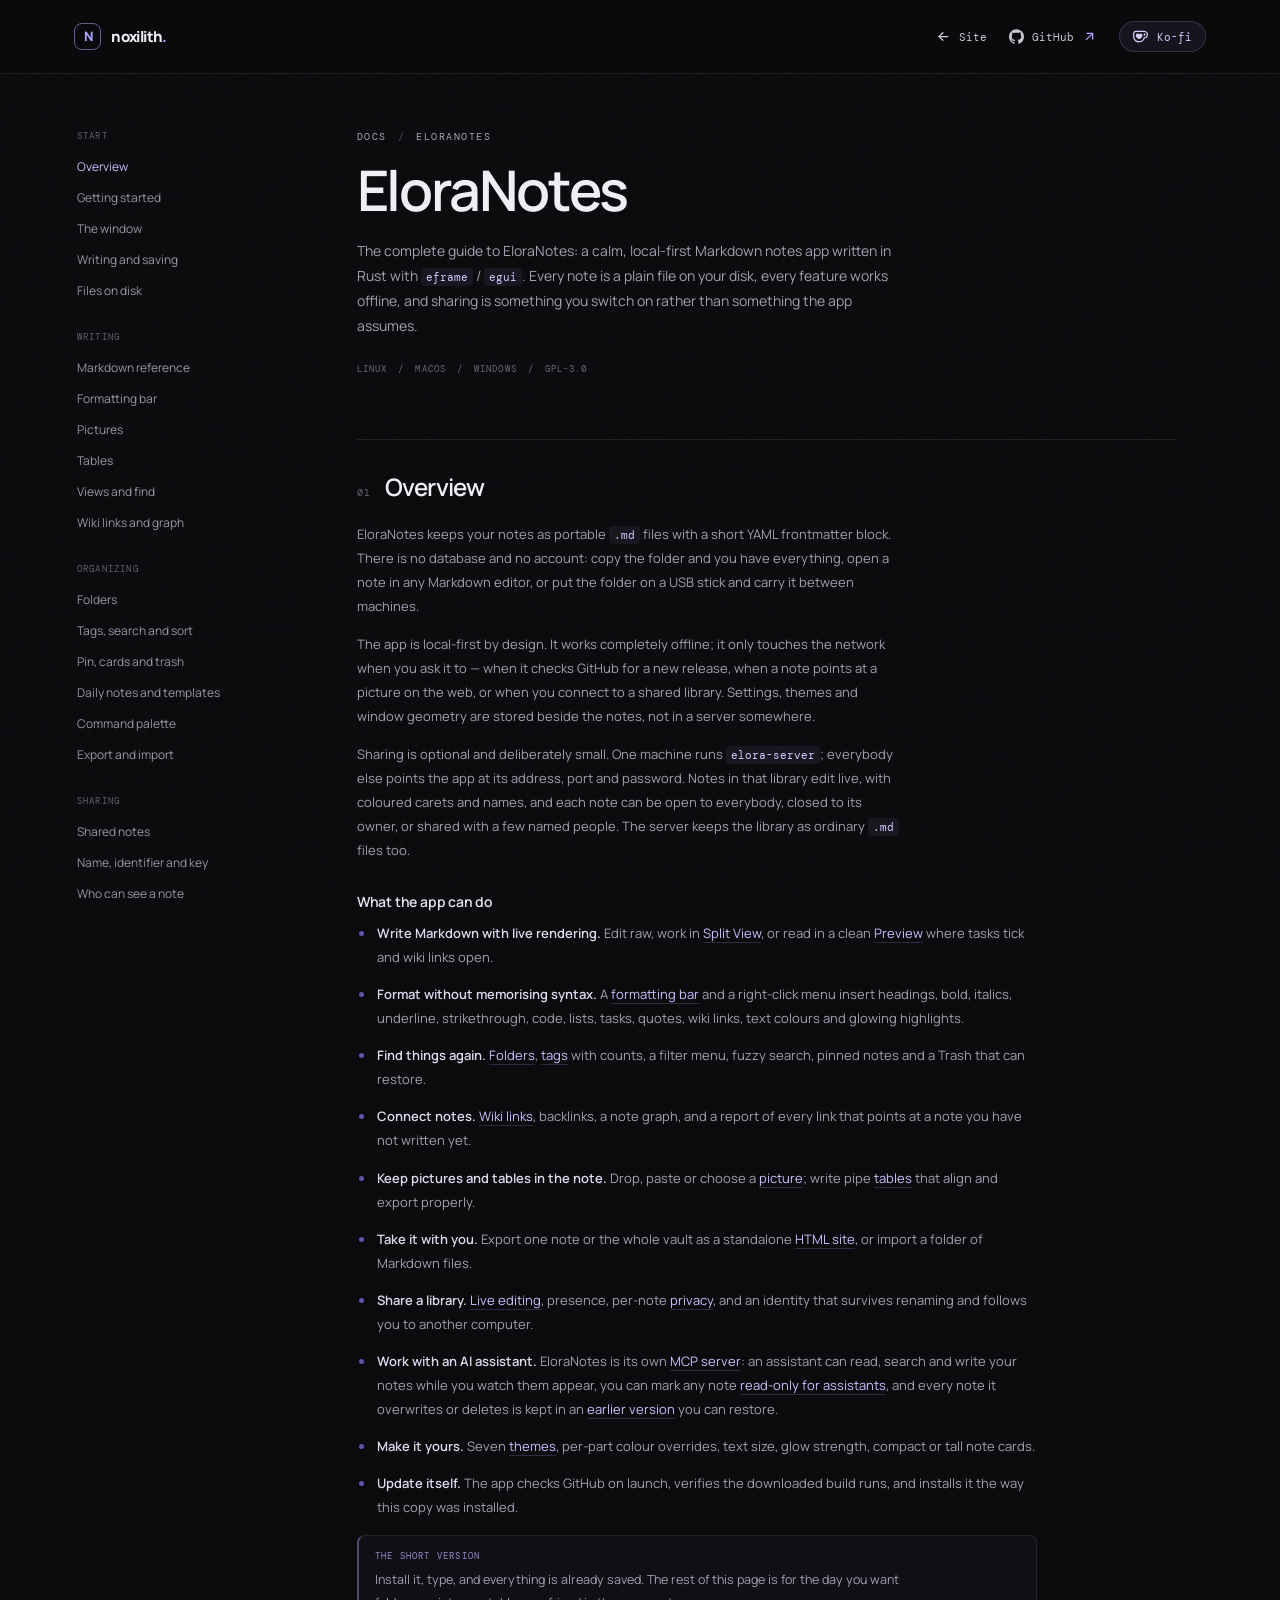
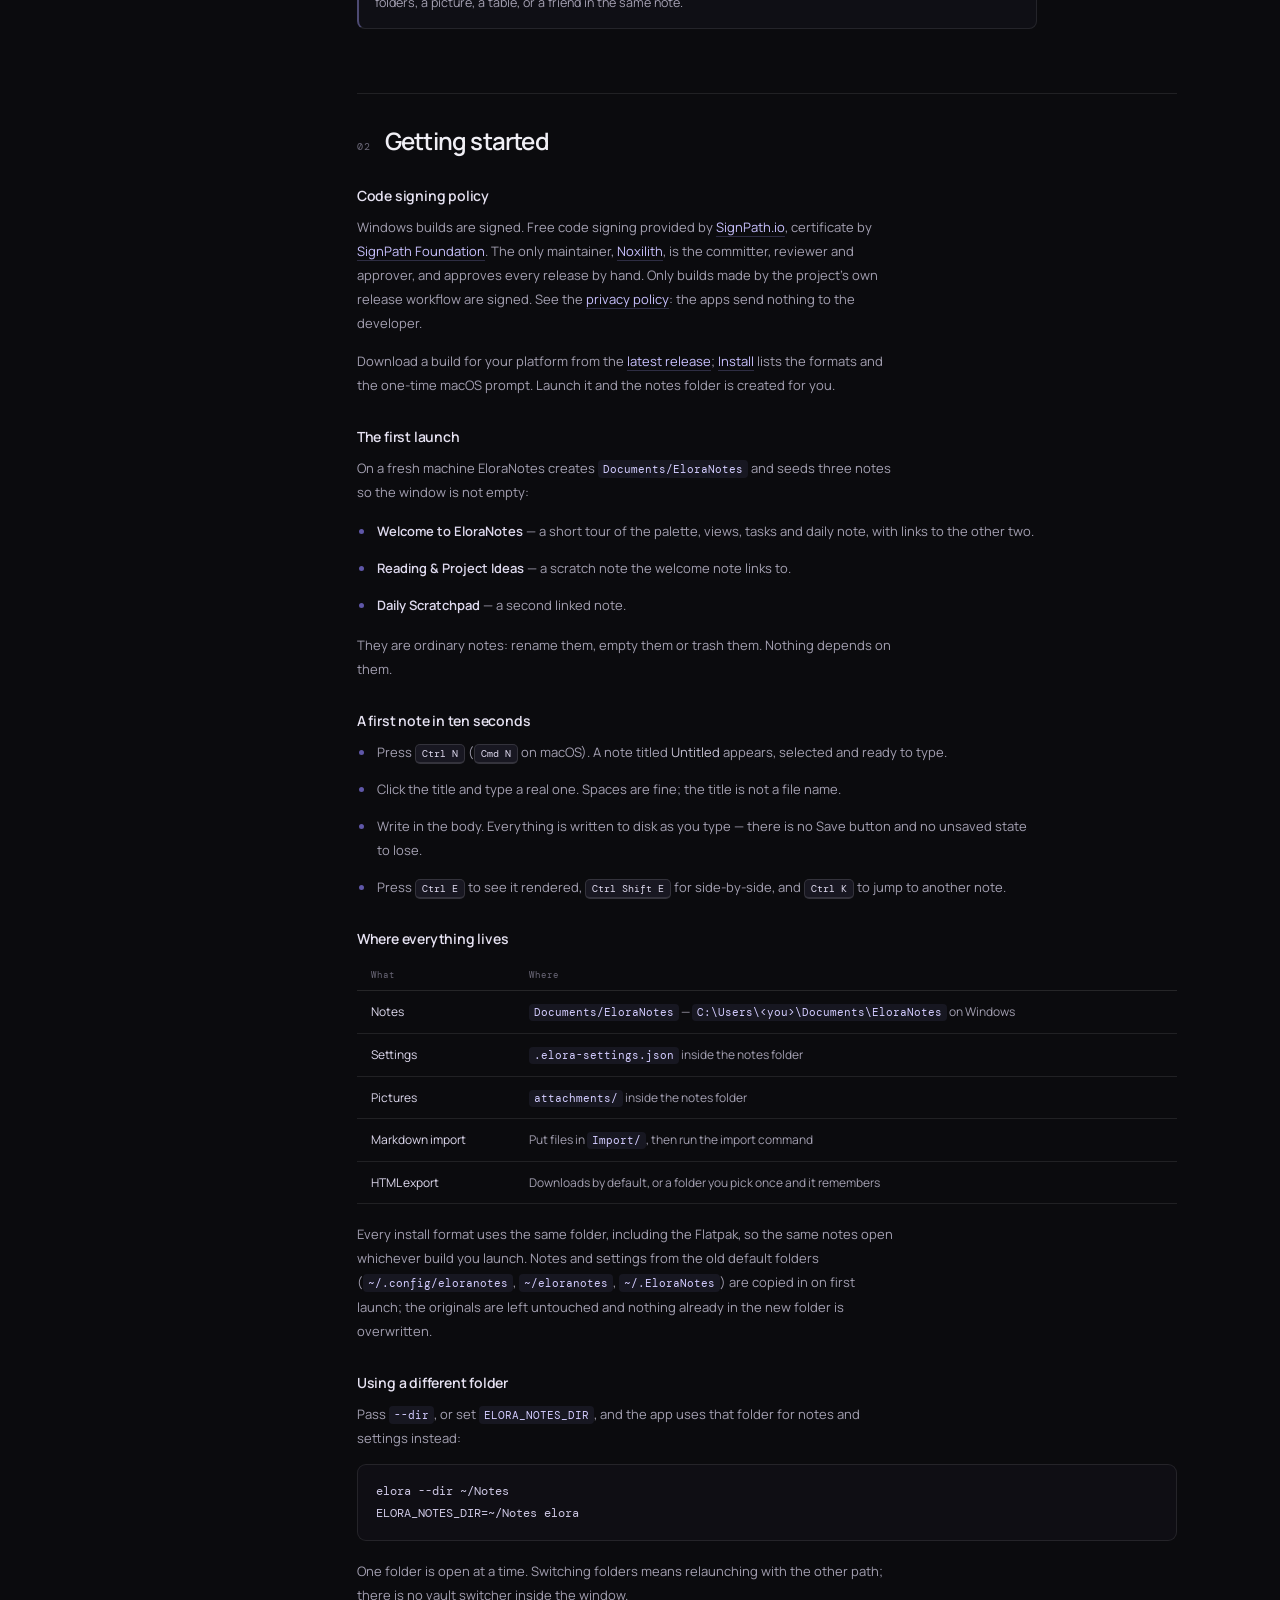
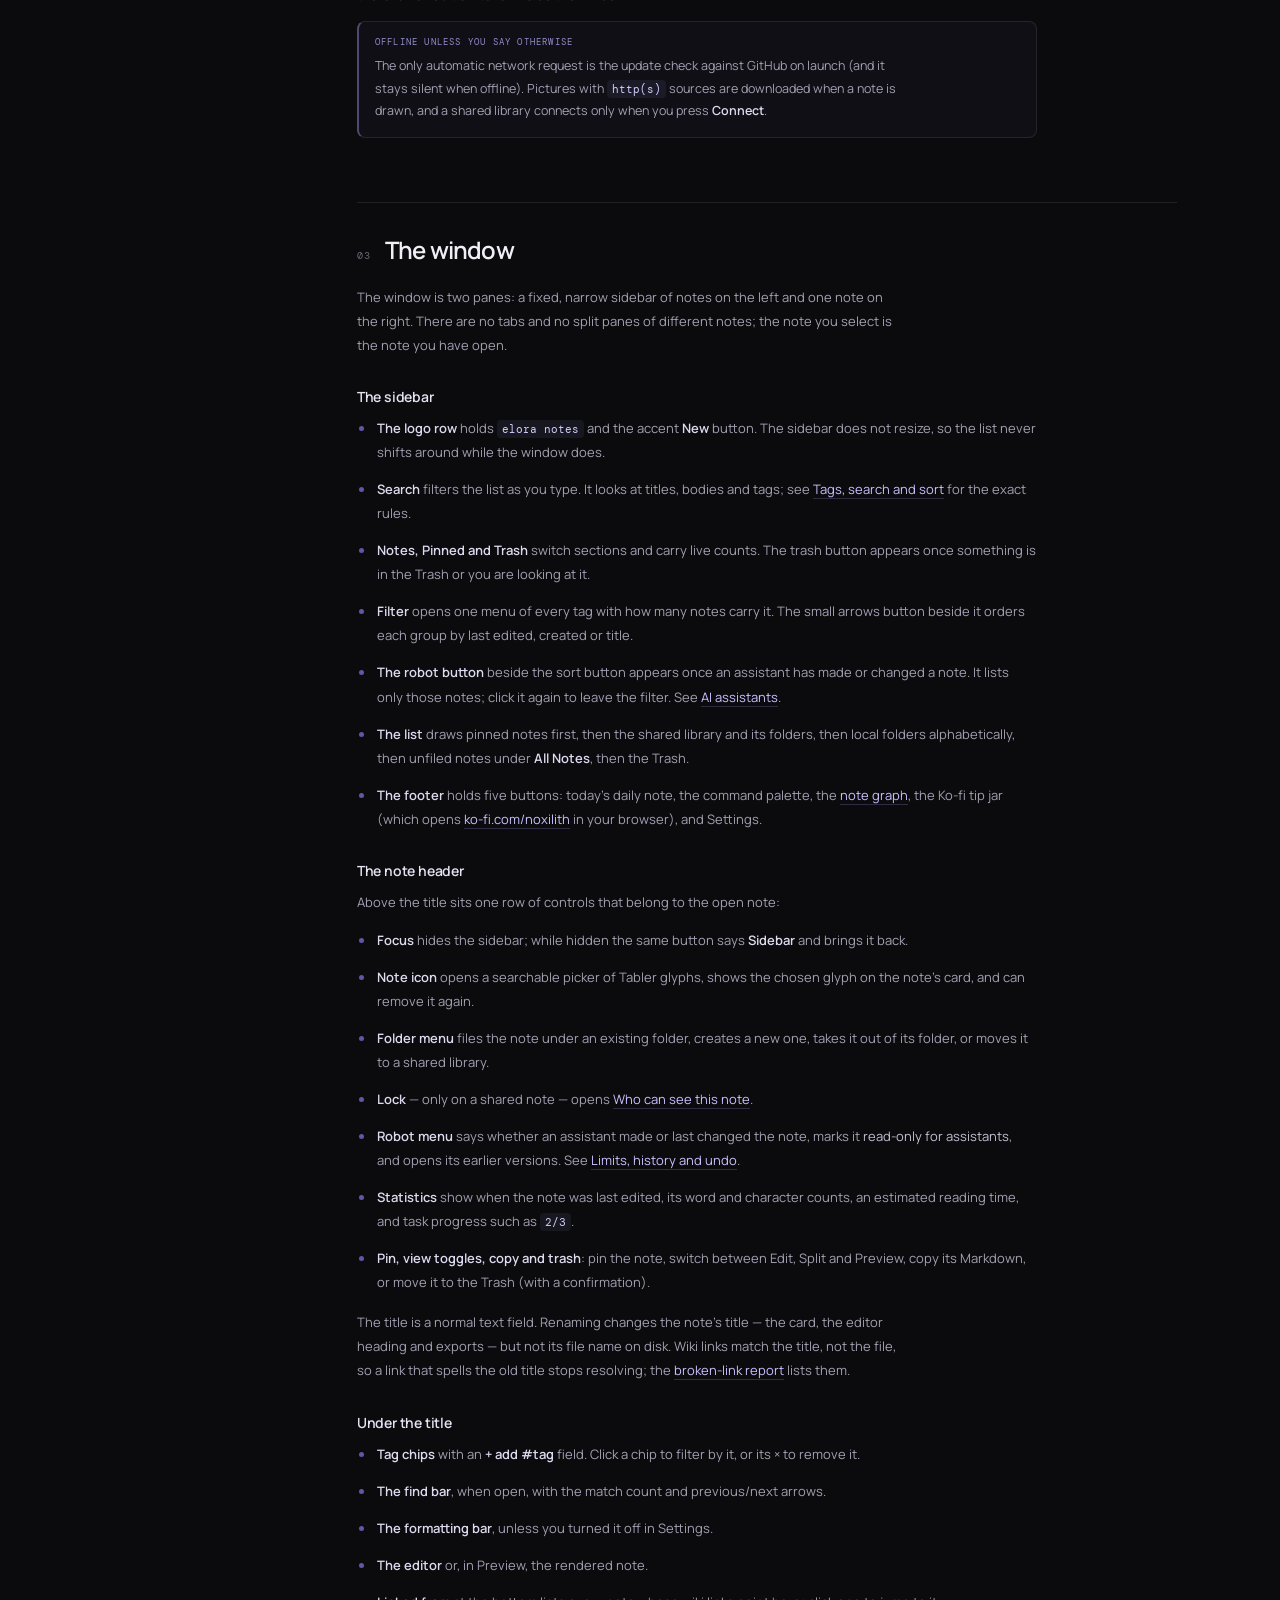
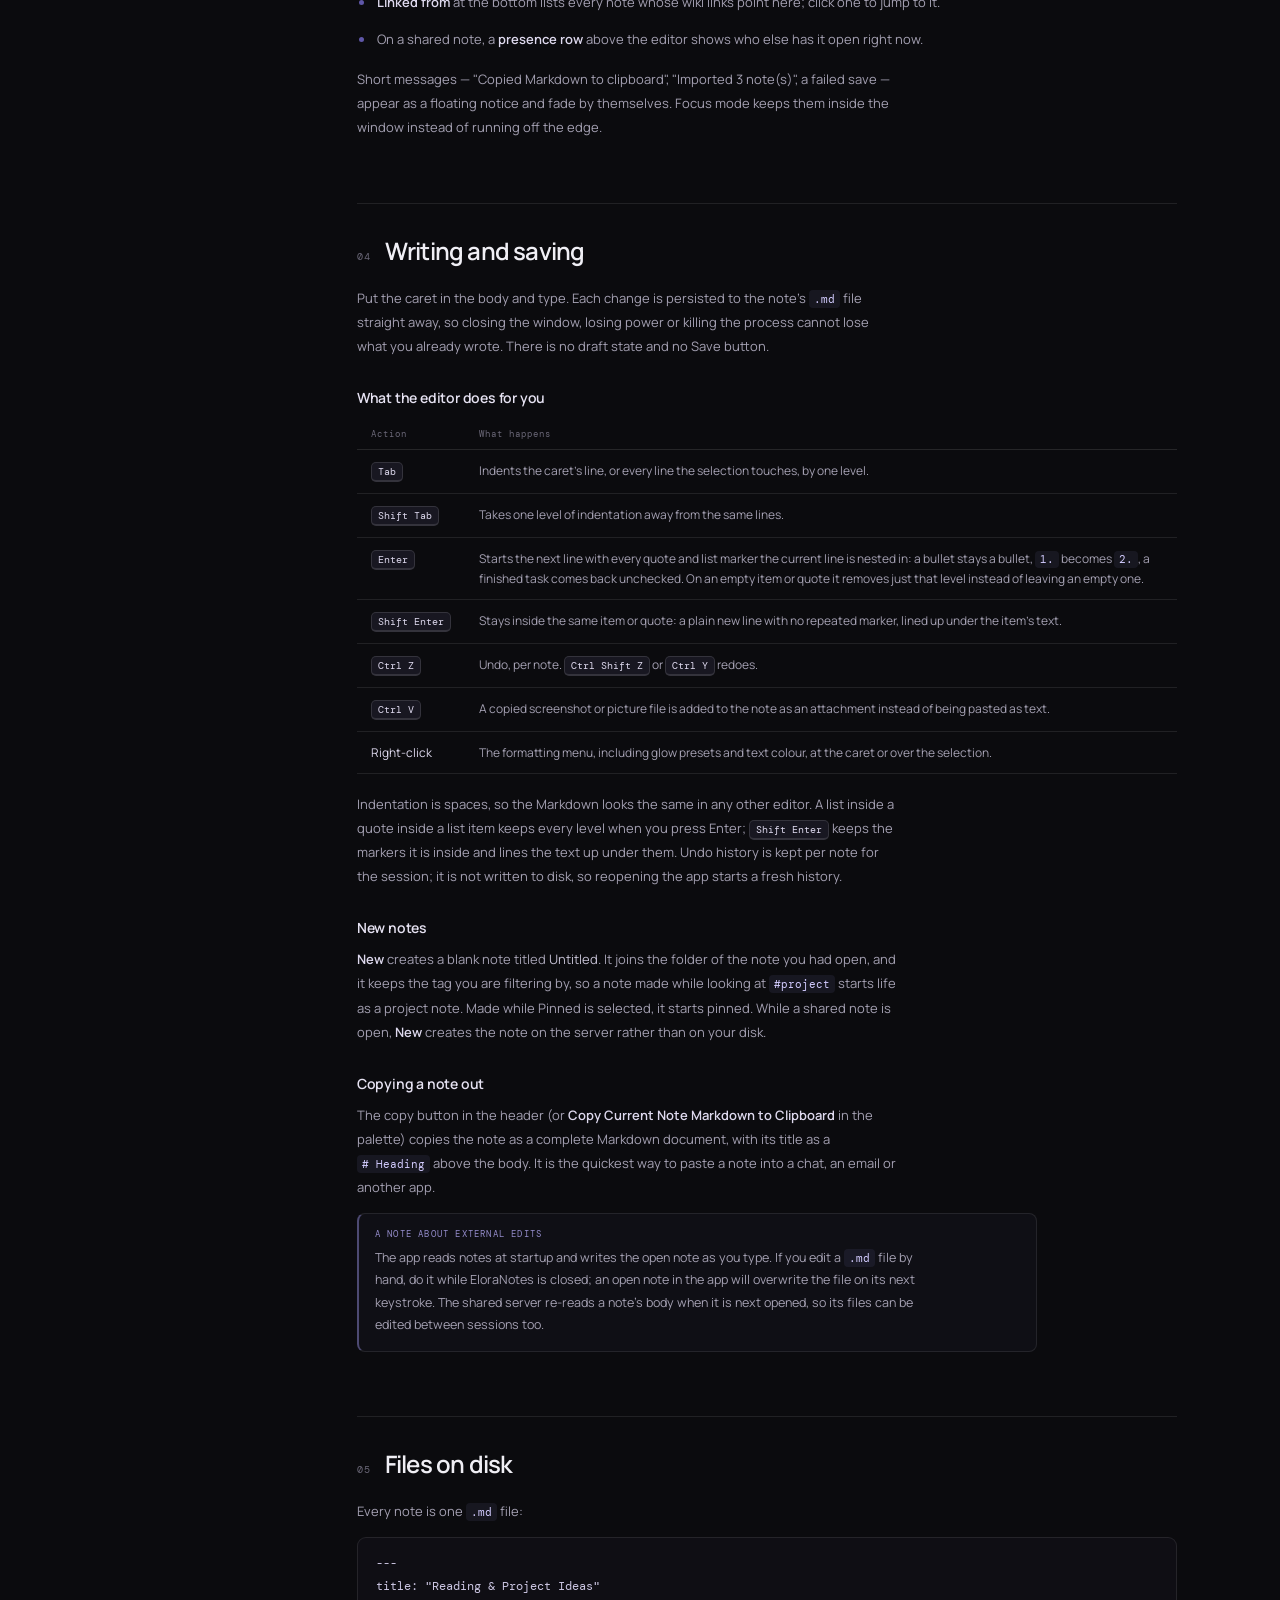
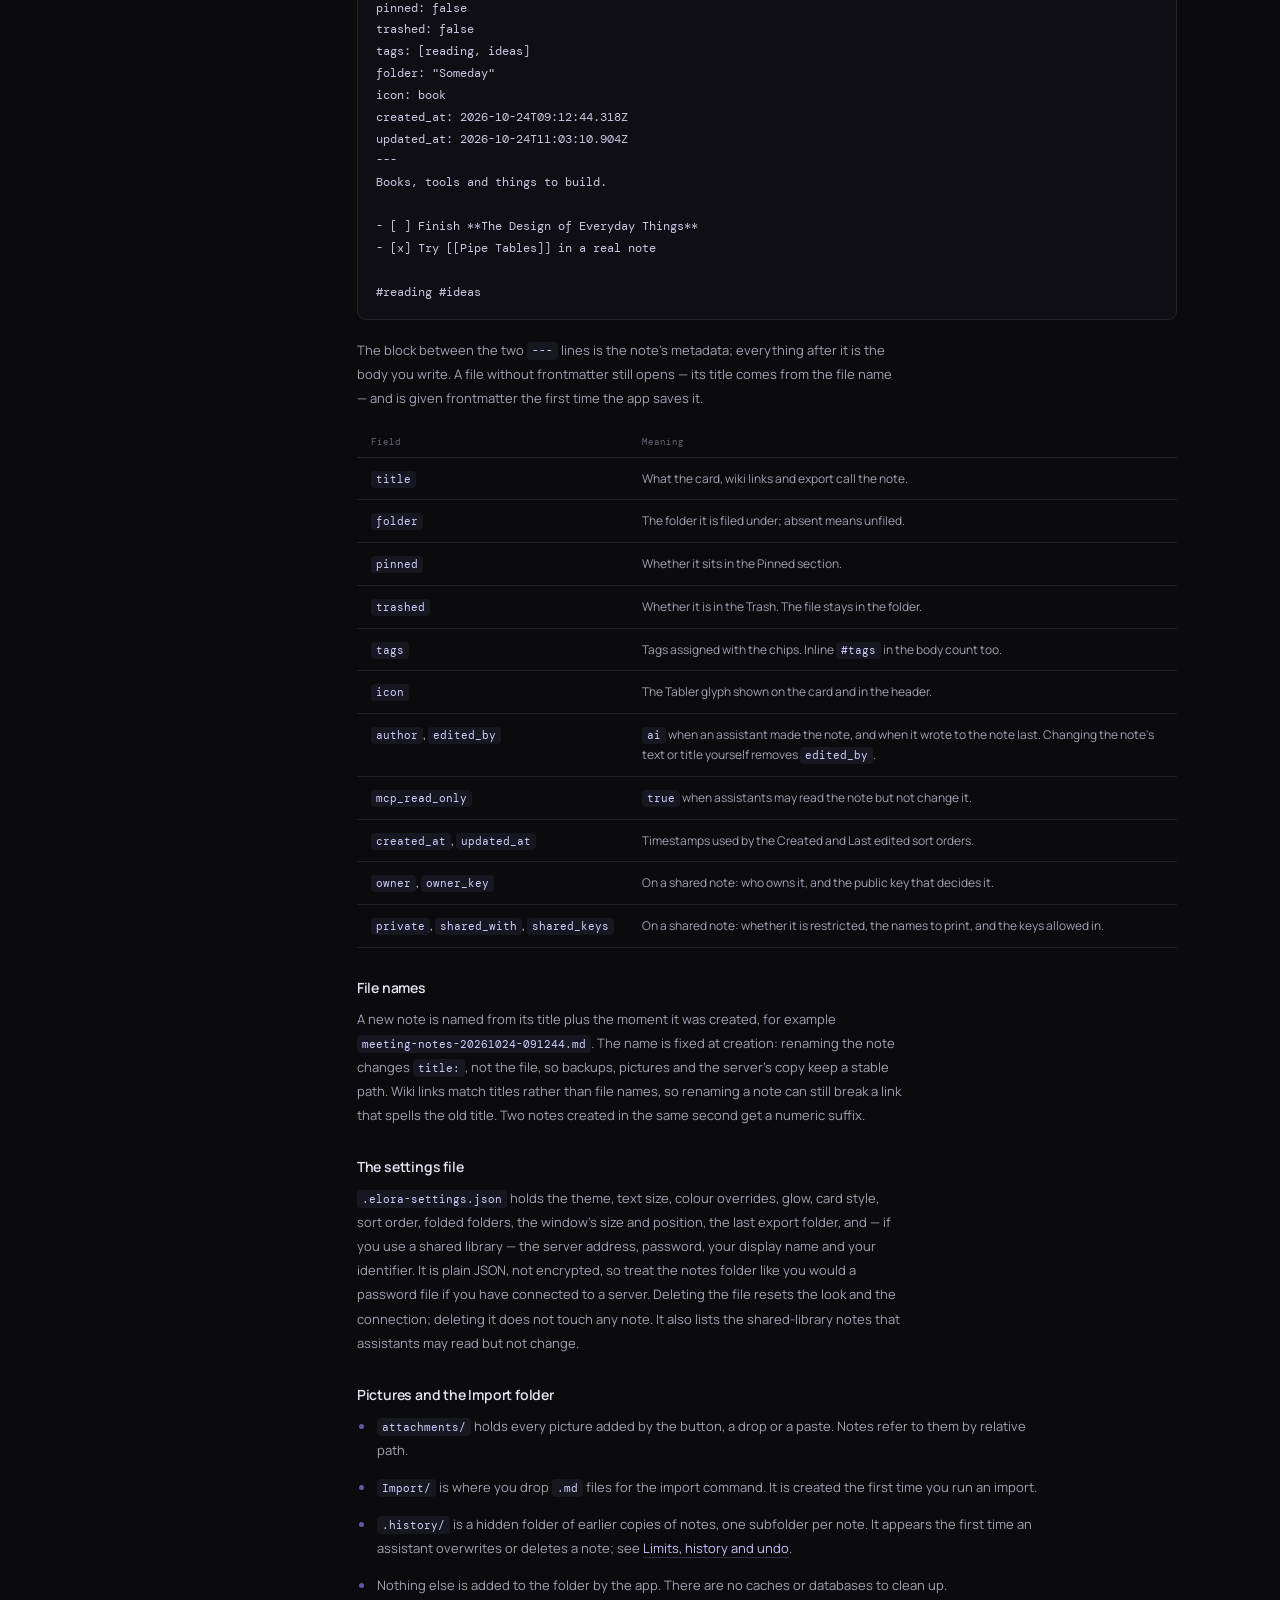
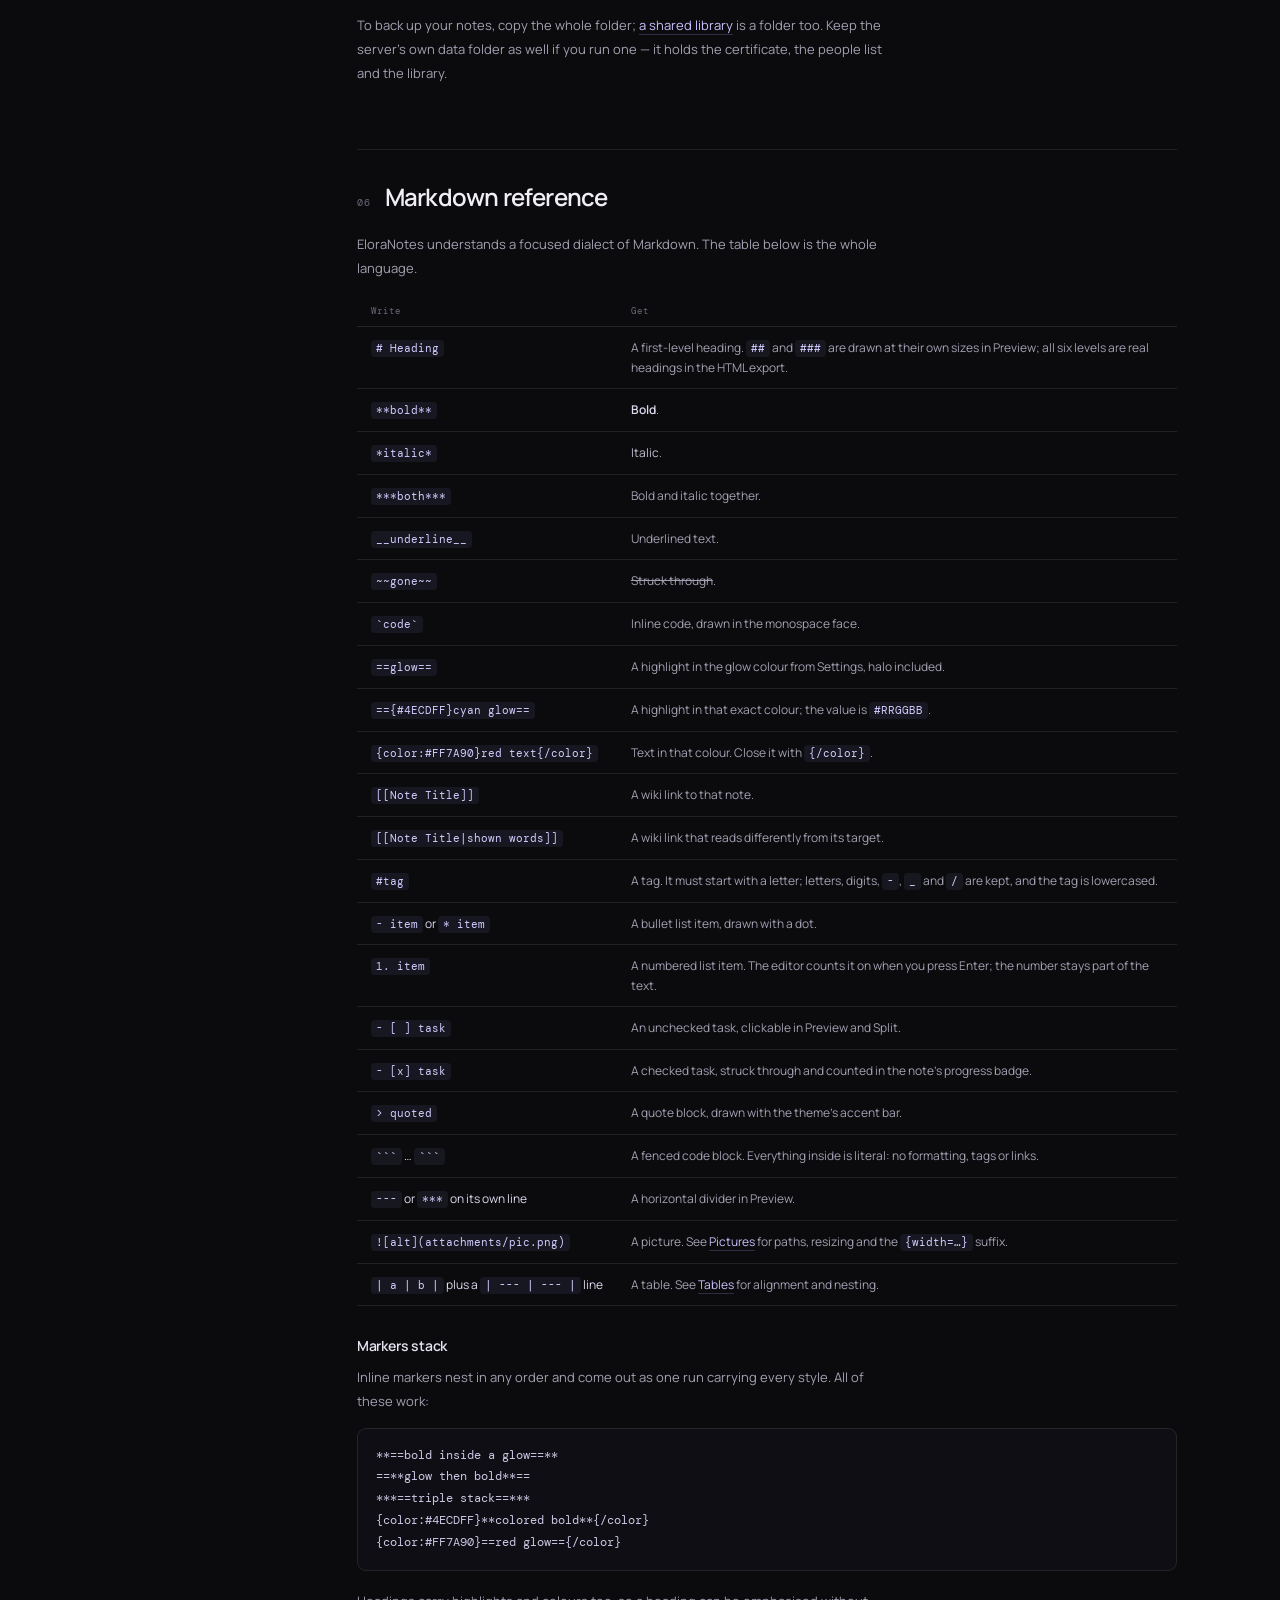
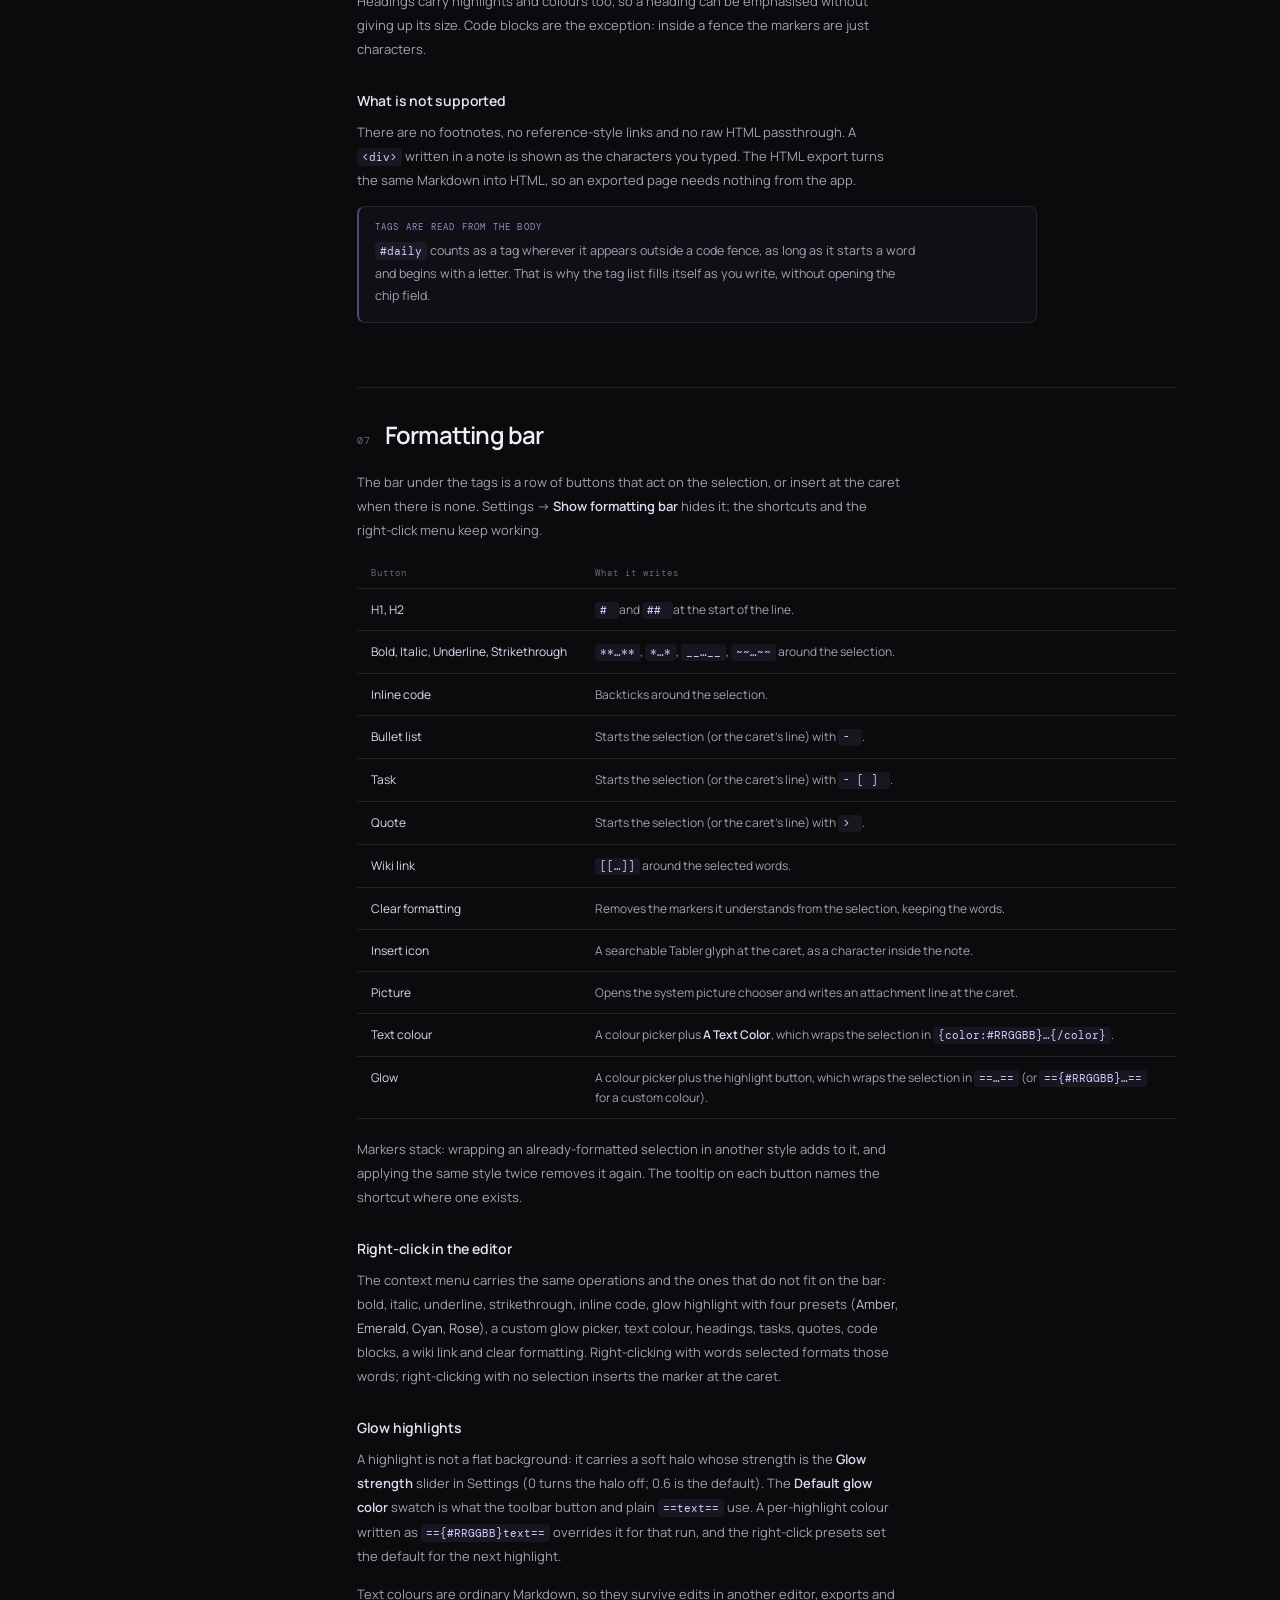
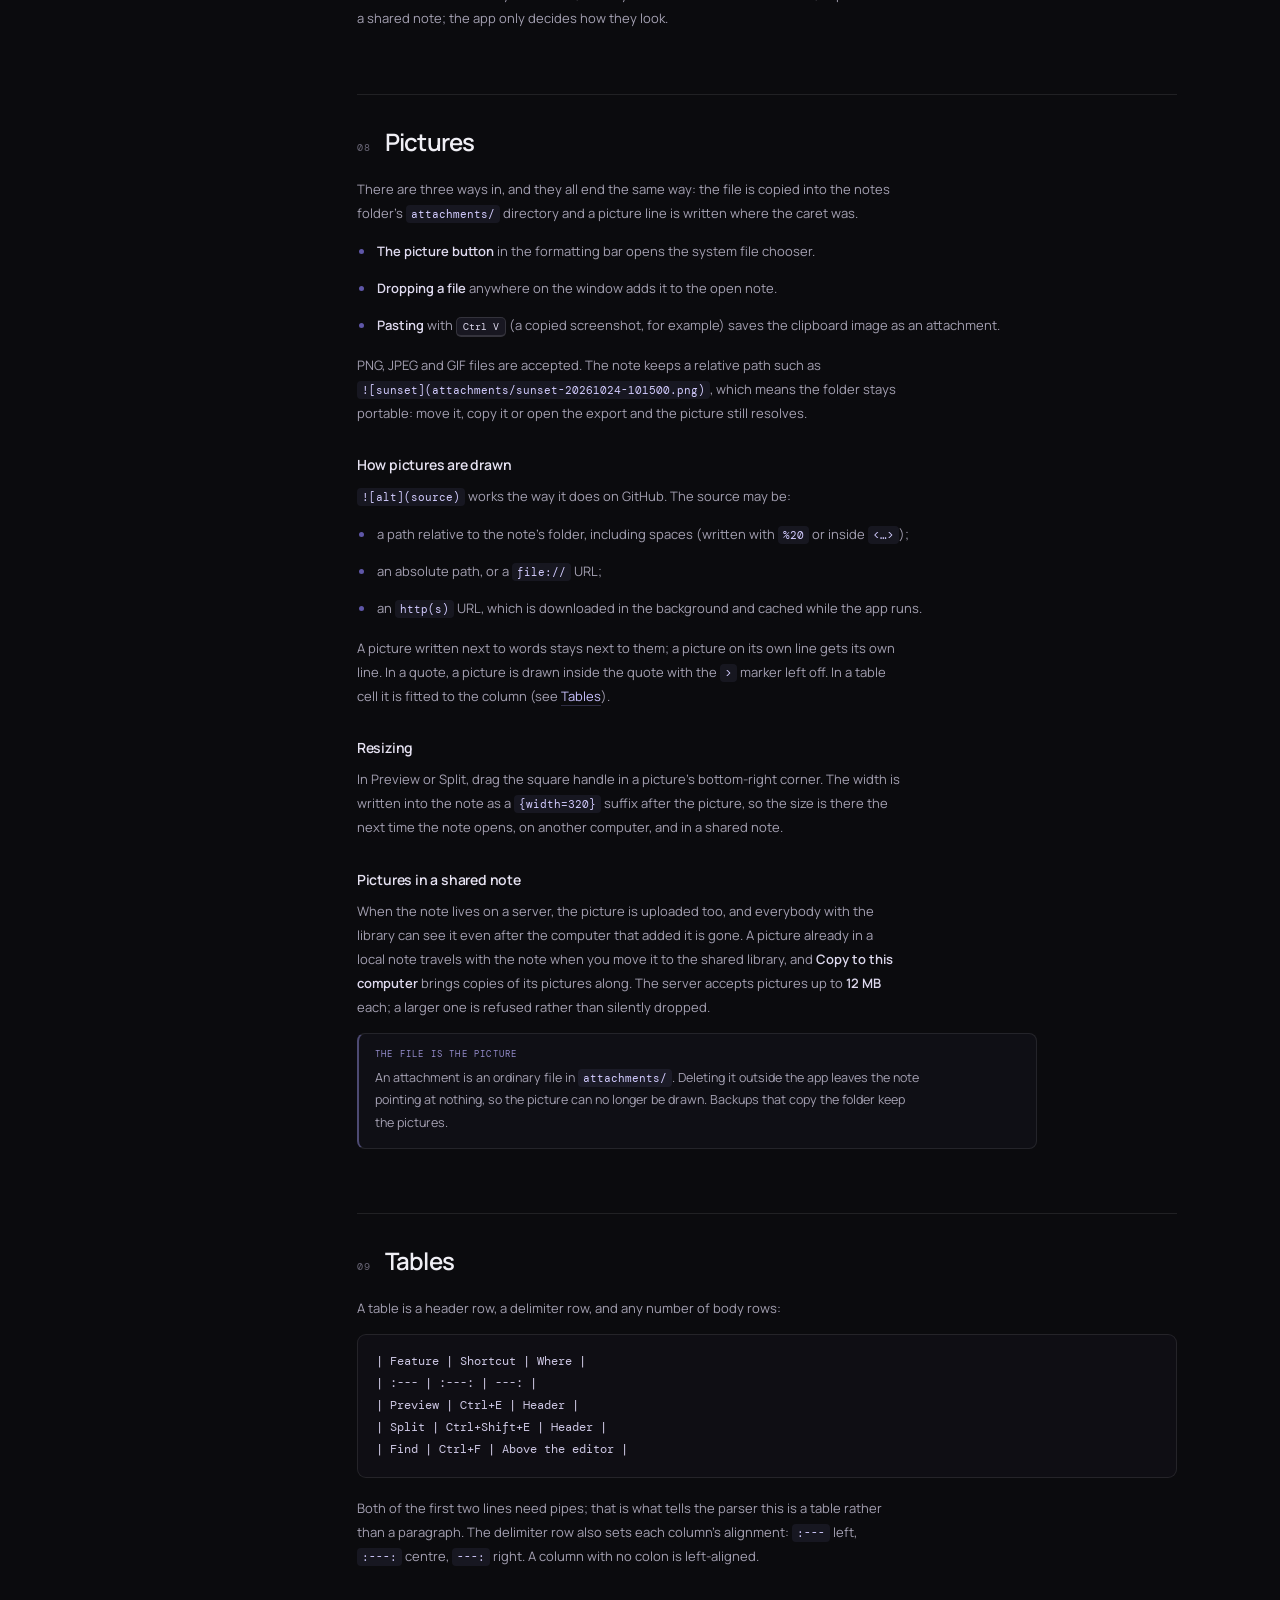
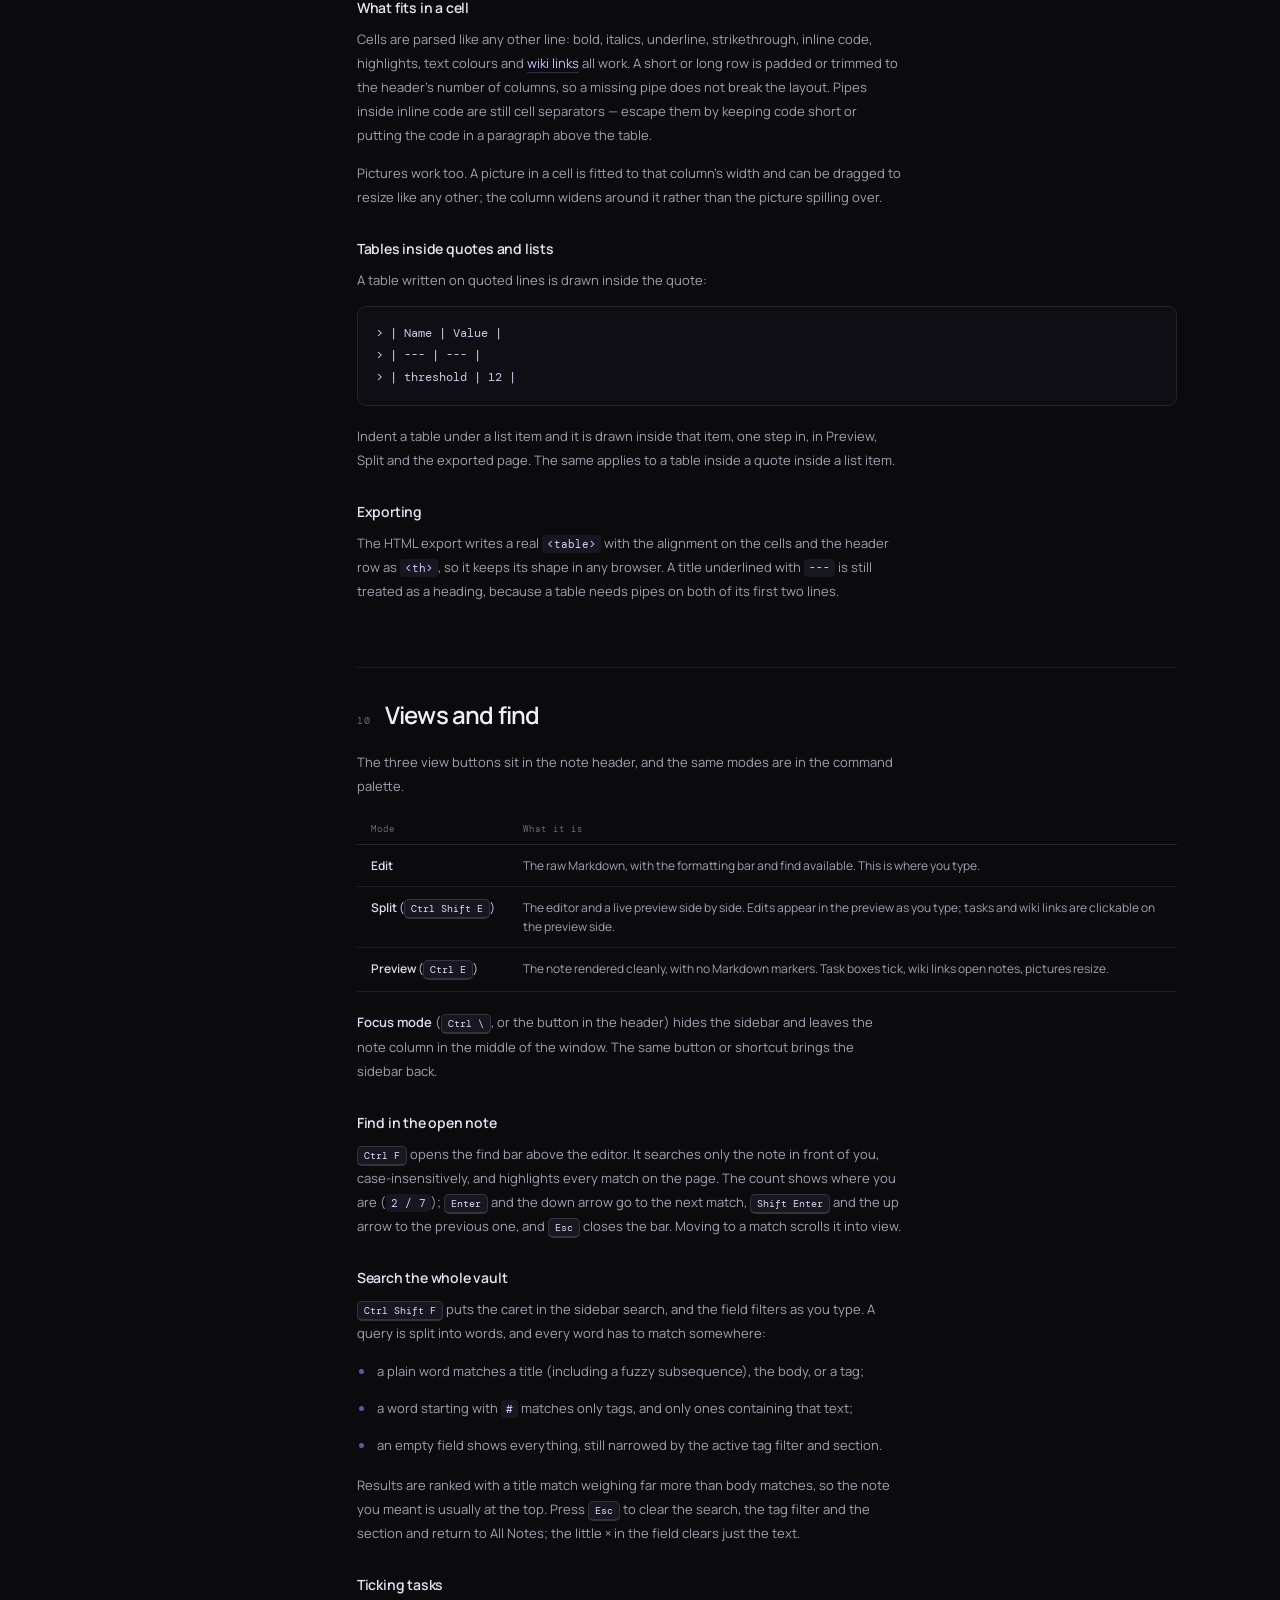
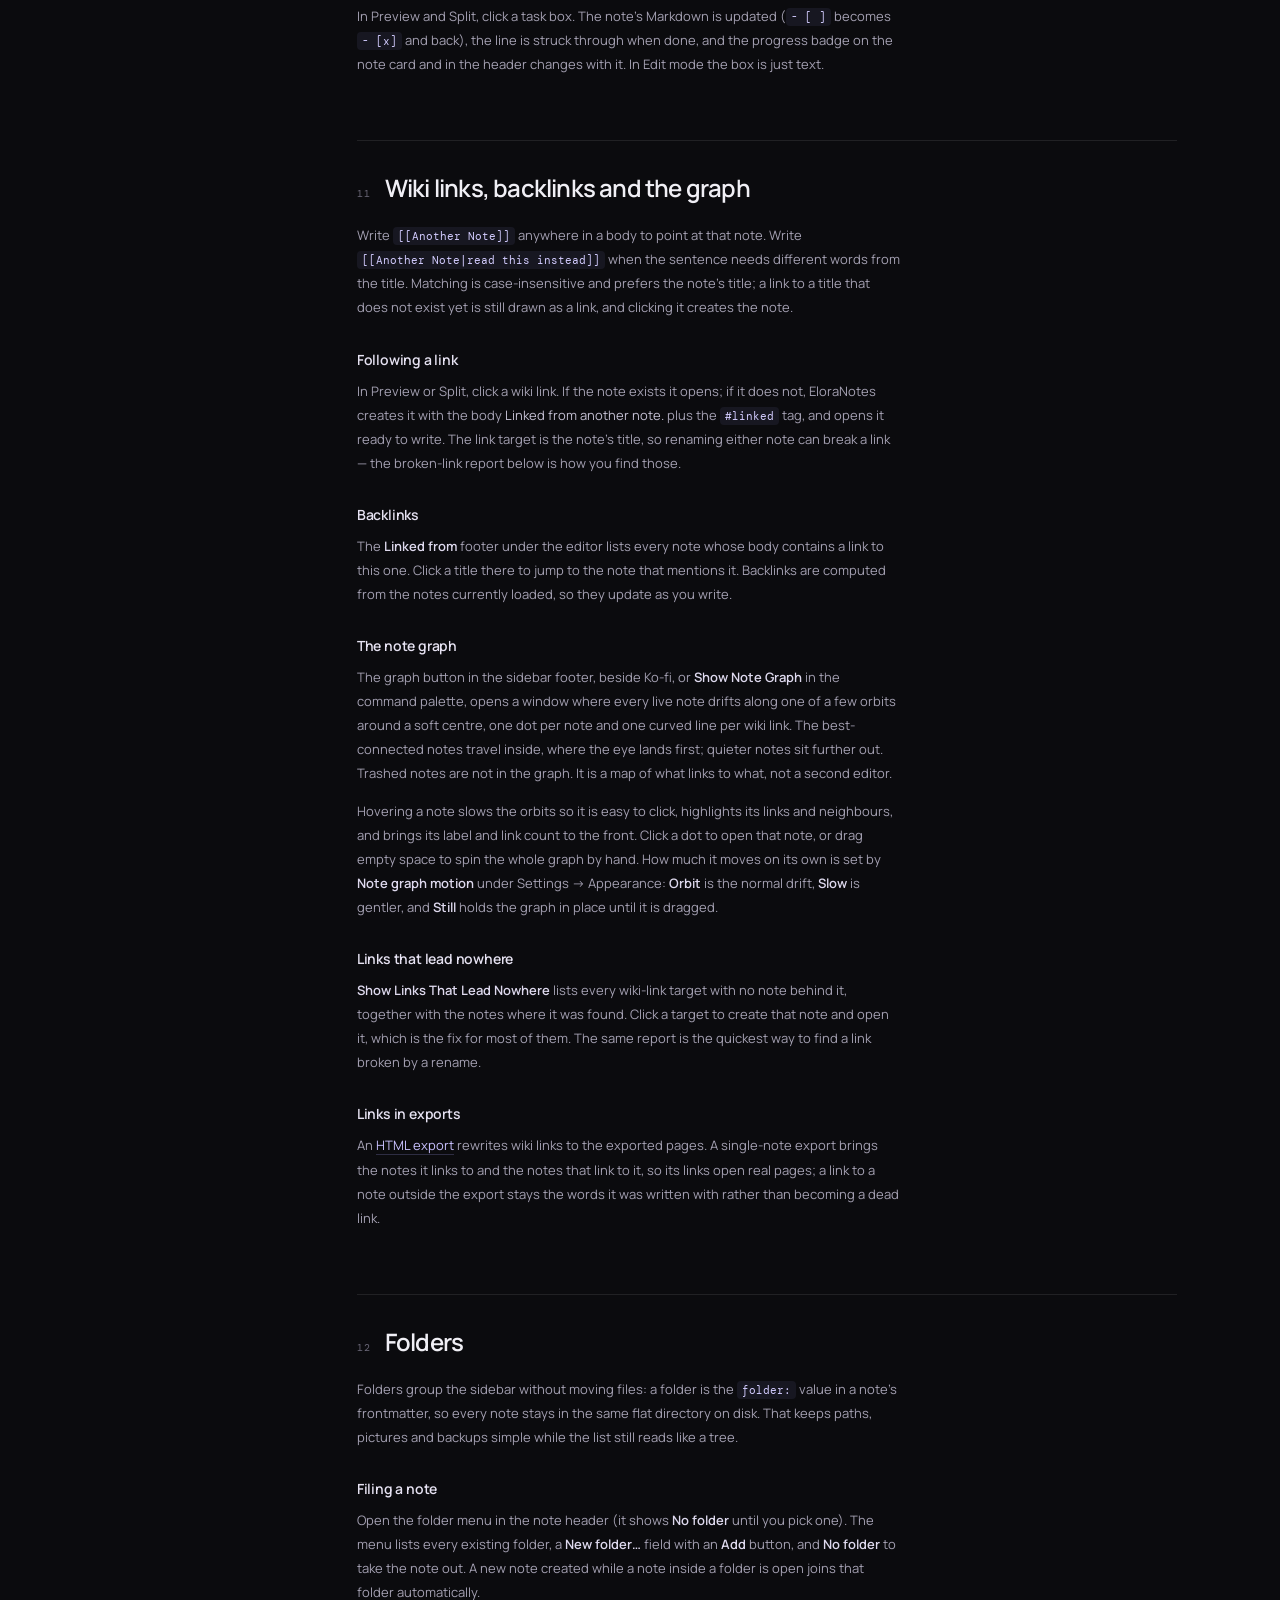
<file: docs/index.html>
<!doctype html>
<html lang="en">
<head>
  <meta charset="utf-8">
  <meta name="viewport" content="width=device-width, initial-scale=1">
  <meta name="theme-color" content="#0b0b0e">
  <meta name="description" content="The complete guide to EloraNotes: writing, Markdown, folders, tags, pictures, tables, wiki links, shared notes, server setup, settings and every keyboard shortcut.">
  <title>EloraNotes Docs / Noxilith</title>
  <link rel="preconnect" href="https://fonts.googleapis.com">
  <link rel="preconnect" href="https://fonts.gstatic.com" crossorigin>
  <link href="https://fonts.googleapis.com/css2?family=DM+Mono:wght@400;500&family=Manrope:wght@400;500;600;700;800&display=swap" rel="stylesheet">
  <link rel="stylesheet" href="../style.css">
  <link rel="stylesheet" href="docs.css">
  <script src="../script.js" defer></script>
</head>
<body>
  <div class="noise" aria-hidden="true"></div>

  <header class="topbar">
    <a class="wordmark" href="../" aria-label="Noxilith home"><span class="mark"><span class="mark-initial">N</span><img class="mark-avatar" src="https://github.com/noxilith.png?size=120" alt="" width="27" height="27" onerror="this.remove()"></span><span>noxilith<span class="dot">.</span></span></a>
    <div class="top-actions">
      <a class="top-link top-secondary" href="../" aria-label="Back to site">
        <svg class="icon" viewBox="0 0 24 24" aria-hidden="true" focusable="false"><path d="M5 12l14 0"/><path d="M5 12l6 6"/><path d="M5 12l6 -6"/></svg>
        <span class="top-label">Site</span>
      </a>
      <a class="top-link" href="https://github.com/noxilith" target="_blank" rel="noreferrer">
        <svg class="top-icon" viewBox="0 0 24 24" aria-hidden="true" focusable="false"><path d="M12 .297c-6.63 0-12 5.373-12 12 0 5.303 3.438 9.8 8.205 11.385.6.113.82-.258.82-.577 0-.285-.01-1.04-.015-2.04-3.338.724-4.042-1.61-4.042-1.61C4.422 18.07 3.633 17.7 3.633 17.7c-1.087-.744.084-.729.084-.729 1.205.084 1.838 1.236 1.838 1.236 1.07 1.835 2.809 1.305 3.495.998.108-.776.417-1.305.76-1.605-2.665-.3-5.466-1.332-5.466-5.93 0-1.31.465-2.38 1.235-3.22-.135-.303-.54-1.523.105-3.176 0 0 1.005-.322 3.3 1.23.96-.267 1.98-.399 3-.405 1.02.006 2.04.138 3 .405 2.28-1.552 3.285-1.23 3.285-1.23.645 1.653.24 2.873.12 3.176.765.84 1.23 1.91 1.23 3.22 0 4.61-2.805 5.625-5.475 5.92.42.36.81 1.096.81 2.22 0 1.606-.015 2.896-.015 3.286 0 .315.21.69.825.57C20.565 22.092 24 17.592 24 12.297c0-6.627-5.373-12-12-12"/></svg>
        <span class="top-label">GitHub</span>
        <svg class="icon arrow" viewBox="0 0 24 24" aria-hidden="true" focusable="false"><path d="M17 7l-10 10"/><path d="M8 7l9 0l0 9"/></svg>
      </a>
      <a class="top-link top-kofi" href="https://ko-fi.com/noxilith" target="_blank" rel="noreferrer">
        <svg class="top-icon" viewBox="0 0 24 24" aria-hidden="true" focusable="false"><path d="M11.351 2.715c-2.7 0-4.986.025-6.83.26C2.078 3.285 0 5.154 0 8.61c0 3.506.182 6.13 1.585 8.493 1.584 2.701 4.233 4.182 7.662 4.182h.83c4.209 0 6.494-2.234 7.637-4a9.5 9.5 0 0 0 1.091-2.338C21.792 14.688 24 12.22 24 9.208v-.415c0-3.247-2.13-5.507-5.792-5.87-1.558-.156-2.65-.208-6.857-.208m0 1.947c4.208 0 5.09.052 6.571.182 2.624.311 4.13 1.584 4.13 4v.39c0 2.156-1.792 3.844-3.87 3.844h-.935l-.156.649c-.208 1.013-.597 1.818-1.039 2.546-.909 1.428-2.545 3.064-5.922 3.064h-.805c-2.571 0-4.831-.883-6.078-3.195-1.09-2-1.298-4.155-1.298-7.506 0-2.181.857-3.402 3.012-3.714 1.533-.233 3.559-.26 6.39-.26m6.547 2.287c-.416 0-.65.234-.65.546v2.935c0 .311.234.545.65.545 1.324 0 2.051-.754 2.051-2s-.727-2.026-2.052-2.026m-10.39.182c-1.818 0-3.013 1.48-3.013 3.142 0 1.533.858 2.857 1.949 3.897.727.701 1.87 1.429 2.649 1.896a1.47 1.47 0 0 0 1.507 0c.78-.467 1.922-1.195 2.623-1.896 1.117-1.039 1.974-2.364 1.974-3.897 0-1.662-1.247-3.142-3.039-3.142-1.065 0-1.792.545-2.338 1.298-.493-.753-1.246-1.298-2.312-1.298"/></svg>
        <span class="top-label">Ko-fi</span>
      </a>
    </div>
  </header>

  <div class="docs-shell">
    <aside class="docs-nav" aria-label="Documentation">
      <div class="docs-nav-group">
        <span class="docs-nav-label">START</span>
        <a href="#overview" class="is-current">Overview</a>
        <a href="#getting-started">Getting started</a>
        <a href="#window">The window</a>
        <a href="#writing">Writing and saving</a>
        <a href="#files">Files on disk</a>
      </div>
      <div class="docs-nav-group">
        <span class="docs-nav-label">WRITING</span>
        <a href="#markdown">Markdown reference</a>
        <a href="#formatting">Formatting bar</a>
        <a href="#pictures">Pictures</a>
        <a href="#tables">Tables</a>
        <a href="#views">Views and find</a>
        <a href="#links">Wiki links and graph</a>
      </div>
      <div class="docs-nav-group">
        <span class="docs-nav-label">ORGANIZING</span>
        <a href="#folders">Folders</a>
        <a href="#tags">Tags, search and sort</a>
        <a href="#cards">Pin, cards and trash</a>
        <a href="#daily">Daily notes and templates</a>
        <a href="#palette">Command palette</a>
        <a href="#export">Export and import</a>
      </div>
      <div class="docs-nav-group">
        <span class="docs-nav-label">SHARING</span>
        <a href="#sharing">Shared notes</a>
        <a href="#identity">Name, identifier and key</a>
        <a href="#privacy">Who can see a note</a>
        <a href="#server">Hosting a server</a>
        <a href="#admin">Server upkeep</a>
        <a href="#connect-trouble">Stuck on Connecting…</a>
      </div>
      <div class="docs-nav-group">
        <span class="docs-nav-label">ASSISTANTS</span>
        <a href="#assistants">AI assistants (MCP)</a>
        <a href="#assistant-safety">Limits, history and undo</a>
        <a href="#mcp-tools">Tool reference</a>
      </div>
      <div class="docs-nav-group">
        <span class="docs-nav-label">REFERENCE</span>
        <a href="#settings">Settings</a>
        <a href="#themes">Themes</a>
        <a href="#shortcuts">Keyboard shortcuts</a>
        <a href="#updates">Updates</a>
        <a href="#install">Install and uninstall</a>
        <a href="#source">Run from source</a>
        <a href="#faq">FAQ</a>
        <a href="#license">License</a>
      </div>
      <div class="docs-nav-group">
        <span class="docs-nav-label">ELSEWHERE</span>
        <a href="https://github.com/noxilith/EloraNotes" target="_blank" rel="noreferrer">Source repository</a>
        <a href="https://github.com/noxilith/EloraNotes/releases/latest" target="_blank" rel="noreferrer">Latest release</a>
        <a href="../">Back to site</a>
      </div>
    </aside>

    <main class="docs-body">
      <div class="docs-head">
        <div class="eyebrow"><span>DOCS</span><span class="sep">/</span><span>ELORANOTES</span></div>
        <h1>EloraNotes</h1>
        <p class="docs-lede">The complete guide to EloraNotes: a calm, local-first Markdown notes app written in Rust with <code>eframe</code> / <code>egui</code>. Every note is a plain file on your disk, every feature works offline, and sharing is something you switch on rather than something the app assumes.</p>
        <div class="docs-meta"><span>LINUX</span><span class="sep">/</span><span>MACOS</span><span class="sep">/</span><span>WINDOWS</span><span class="sep">/</span><span>GPL-3.0</span></div>
      </div>

      <!-- 01 ------------------------------------------------------------ -->
      <section class="docs-section" id="overview">
        <h2><span class="num">01</span> Overview</h2>
        <p>EloraNotes keeps your notes as portable <code>.md</code> files with a short YAML frontmatter block. There is no database and no account: copy the folder and you have everything, open a note in any Markdown editor, or put the folder on a USB stick and carry it between machines.</p>
        <p>The app is local-first by design. It works completely offline; it only touches the network when you ask it to — when it checks GitHub for a new release, when a note points at a picture on the web, or when you connect to a shared library. Settings, themes and window geometry are stored beside the notes, not in a server somewhere.</p>
        <p>Sharing is optional and deliberately small. One machine runs <code>elora-server</code>; everybody else points the app at its address, port and password. Notes in that library edit live, with coloured carets and names, and each note can be open to everybody, closed to its owner, or shared with a few named people. The server keeps the library as ordinary <code>.md</code> files too.</p>

        <h3>What the app can do</h3>
        <ul>
          <li><strong>Write Markdown with live rendering.</strong> Edit raw, work in <a href="#views">Split View</a>, or read in a clean <a href="#views">Preview</a> where tasks tick and wiki links open.</li>
          <li><strong>Format without memorising syntax.</strong> A <a href="#formatting">formatting bar</a> and a right-click menu insert headings, bold, italics, underline, strikethrough, code, lists, tasks, quotes, wiki links, text colours and glowing highlights.</li>
          <li><strong>Find things again.</strong> <a href="#folders">Folders</a>, <a href="#tags">tags</a> with counts, a filter menu, fuzzy search, pinned notes and a Trash that can restore.</li>
          <li><strong>Connect notes.</strong> <a href="#links">Wiki links</a>, backlinks, a note graph, and a report of every link that points at a note you have not written yet.</li>
          <li><strong>Keep pictures and tables in the note.</strong> Drop, paste or choose a <a href="#pictures">picture</a>; write pipe <a href="#tables">tables</a> that align and export properly.</li>
          <li><strong>Take it with you.</strong> Export one note or the whole vault as a standalone <a href="#export">HTML site</a>, or import a folder of Markdown files.</li>
          <li><strong>Share a library.</strong> <a href="#sharing">Live editing</a>, presence, per-note <a href="#privacy">privacy</a>, and an identity that survives renaming and follows you to another computer.</li>
          <li><strong>Work with an AI assistant.</strong> EloraNotes is its own <a href="#assistants">MCP server</a>: an assistant can read, search and write your notes while you watch them appear, you can mark any note <a href="#assistant-safety">read-only for assistants</a>, and every note it overwrites or deletes is kept in an <a href="#assistant-safety">earlier version</a> you can restore.</li>
          <li><strong>Make it yours.</strong> Seven <a href="#themes">themes</a>, per-part colour overrides, text size, glow strength, compact or tall note cards.</li>
          <li><strong>Update itself.</strong> The app checks GitHub on launch, verifies the downloaded build runs, and installs it the way this copy was installed.</li>
        </ul>

        <div class="docs-callout">
          <span class="label">THE SHORT VERSION</span>
          <p>Install it, type, and everything is already saved. The rest of this page is for the day you want folders, a picture, a table, or a friend in the same note.</p>
        </div>
      </section>

      <!-- 02 ------------------------------------------------------------ -->
      <section class="docs-section" id="getting-started">
        <h2><span class="num">02</span> Getting started</h2>
        <h3>Code signing policy</h3>
        <p>Windows builds are signed. Free code signing provided by <a href="https://about.signpath.io" target="_blank" rel="noreferrer">SignPath.io</a>, certificate by <a href="https://signpath.org" target="_blank" rel="noreferrer">SignPath Foundation</a>. The only maintainer, <a href="https://github.com/noxilith" target="_blank" rel="noreferrer">Noxilith</a>, is the committer, reviewer and approver, and approves every release by hand. Only builds made by the project's own release workflow are signed. See the <a href="privacy/">privacy policy</a>: the apps send nothing to the developer.</p>
        <p>Download a build for your platform from the <a href="https://github.com/noxilith/EloraNotes/releases/latest" target="_blank" rel="noreferrer">latest release</a>; <a href="#install">Install</a> lists the formats and the one-time macOS prompt. Launch it and the notes folder is created for you.</p>

        <h3>The first launch</h3>
        <p>On a fresh machine EloraNotes creates <code>Documents/EloraNotes</code> and seeds three notes so the window is not empty:</p>
        <ul>
          <li><strong>Welcome to EloraNotes</strong> — a short tour of the palette, views, tasks and daily note, with links to the other two.</li>
          <li><strong>Reading &amp; Project Ideas</strong> — a scratch note the welcome note links to.</li>
          <li><strong>Daily Scratchpad</strong> — a second linked note.</li>
        </ul>
        <p>They are ordinary notes: rename them, empty them or trash them. Nothing depends on them.</p>

        <h3>A first note in ten seconds</h3>
        <ul>
          <li>Press <kbd>Ctrl N</kbd> (<kbd>Cmd N</kbd> on macOS). A note titled <em>Untitled</em> appears, selected and ready to type.</li>
          <li>Click the title and type a real one. Spaces are fine; the title is not a file name.</li>
          <li>Write in the body. Everything is written to disk as you type — there is no Save button and no unsaved state to lose.</li>
          <li>Press <kbd>Ctrl E</kbd> to see it rendered, <kbd>Ctrl Shift E</kbd> for side-by-side, and <kbd>Ctrl K</kbd> to jump to another note.</li>
        </ul>

        <h3>Where everything lives</h3>
        <table>
          <thead><tr><th scope="col">What</th><th scope="col">Where</th></tr></thead>
          <tbody>
            <tr><td>Notes</td><td><code>Documents/EloraNotes</code> — <code>C:\Users\&lt;you&gt;\Documents\EloraNotes</code> on Windows</td></tr>
            <tr><td>Settings</td><td><code>.elora-settings.json</code> inside the notes folder</td></tr>
            <tr><td>Pictures</td><td><code>attachments/</code> inside the notes folder</td></tr>
            <tr><td>Markdown import</td><td>Put files in <code>Import/</code>, then run the import command</td></tr>
            <tr><td>HTML export</td><td>Downloads by default, or a folder you pick once and it remembers</td></tr>
          </tbody>
        </table>
        <p>Every install format uses the same folder, including the Flatpak, so the same notes open whichever build you launch. Notes and settings from the old default folders (<code>~/.config/eloranotes</code>, <code>~/eloranotes</code>, <code>~/.EloraNotes</code>) are copied in on first launch; the originals are left untouched and nothing already in the new folder is overwritten.</p>

        <h3>Using a different folder</h3>
        <p>Pass <code>--dir</code>, or set <code>ELORA_NOTES_DIR</code>, and the app uses that folder for notes and settings instead:</p>
        <pre><code>elora --dir ~/Notes
ELORA_NOTES_DIR=~/Notes elora</code></pre>
        <p>One folder is open at a time. Switching folders means relaunching with the other path; there is no vault switcher inside the window.</p>

        <div class="docs-callout">
          <span class="label">OFFLINE UNLESS YOU SAY OTHERWISE</span>
          <p>The only automatic network request is the update check against GitHub on launch (and it stays silent when offline). Pictures with <code>http(s)</code> sources are downloaded when a note is drawn, and a shared library connects only when you press <strong>Connect</strong>.</p>
        </div>
      </section>

      <!-- 03 ------------------------------------------------------------ -->
      <section class="docs-section" id="window">
        <h2><span class="num">03</span> The window</h2>
        <p>The window is two panes: a fixed, narrow sidebar of notes on the left and one note on the right. There are no tabs and no split panes of different notes; the note you select is the note you have open.</p>

        <h3>The sidebar</h3>
        <ul>
          <li><strong>The logo row</strong> holds <code>elora notes</code> and the accent <strong>New</strong> button. The sidebar does not resize, so the list never shifts around while the window does.</li>
          <li><strong>Search</strong> filters the list as you type. It looks at titles, bodies and tags; see <a href="#tags">Tags, search and sort</a> for the exact rules.</li>
          <li><strong>Notes, Pinned and Trash</strong> switch sections and carry live counts. The trash button appears once something is in the Trash or you are looking at it.</li>
          <li><strong>Filter</strong> opens one menu of every tag with how many notes carry it. The small arrows button beside it orders each group by last edited, created or title.</li>
          <li><strong>The robot button</strong> beside the sort button appears once an assistant has made or changed a note. It lists only those notes; click it again to leave the filter. See <a href="#assistants">AI assistants</a>.</li>
          <li><strong>The list</strong> draws pinned notes first, then the shared library and its folders, then local folders alphabetically, then unfiled notes under <strong>All Notes</strong>, then the Trash.</li>
          <li><strong>The footer</strong> holds five buttons: today's daily note, the command palette, the <a href="#links">note graph</a>, the Ko-fi tip jar (which opens <a href="https://ko-fi.com/noxilith" target="_blank" rel="noreferrer">ko-fi.com/noxilith</a> in your browser), and Settings.</li>
        </ul>

        <h3>The note header</h3>
        <p>Above the title sits one row of controls that belong to the open note:</p>
        <ul>
          <li><strong>Focus</strong> hides the sidebar; while hidden the same button says <strong>Sidebar</strong> and brings it back.</li>
          <li><strong>Note icon</strong> opens a searchable picker of Tabler glyphs, shows the chosen glyph on the note's card, and can remove it again.</li>
          <li><strong>Folder menu</strong> files the note under an existing folder, creates a new one, takes it out of its folder, or moves it to a shared library.</li>
          <li><strong>Lock</strong> — only on a shared note — opens <a href="#privacy">Who can see this note</a>.</li>
          <li><strong>Robot menu</strong> says whether an assistant made or last changed the note, marks it <em>read-only for assistants</em>, and opens its earlier versions. See <a href="#assistant-safety">Limits, history and undo</a>.</li>
          <li><strong>Statistics</strong> show when the note was last edited, its word and character counts, an estimated reading time, and task progress such as <code>2/3</code>.</li>
          <li><strong>Pin, view toggles, copy and trash</strong>: pin the note, switch between Edit, Split and Preview, copy its Markdown, or move it to the Trash (with a confirmation).</li>
        </ul>
        <p>The title is a normal text field. Renaming changes the note's title — the card, the editor heading and exports — but not its file name on disk. Wiki links match the title, not the file, so a link that spells the old title stops resolving; the <a href="#links">broken-link report</a> lists them.</p>

        <h3>Under the title</h3>
        <ul>
          <li><strong>Tag chips</strong> with an <strong>+ add #tag</strong> field. Click a chip to filter by it, or its × to remove it.</li>
          <li><strong>The find bar</strong>, when open, with the match count and previous/next arrows.</li>
          <li><strong>The formatting bar</strong>, unless you turned it off in Settings.</li>
          <li><strong>The editor</strong> or, in Preview, the rendered note.</li>
          <li><strong>Linked from</strong> at the bottom lists every note whose wiki links point here; click one to jump to it.</li>
          <li>On a shared note, a <strong>presence row</strong> above the editor shows who else has it open right now.</li>
        </ul>
        <p>Short messages — "Copied Markdown to clipboard", "Imported 3 note(s)", a failed save — appear as a floating notice and fade by themselves. Focus mode keeps them inside the window instead of running off the edge.</p>
      </section>

      <!-- 04 ------------------------------------------------------------ -->
      <section class="docs-section" id="writing">
        <h2><span class="num">04</span> Writing and saving</h2>
        <p>Put the caret in the body and type. Each change is persisted to the note's <code>.md</code> file straight away, so closing the window, losing power or killing the process cannot lose what you already wrote. There is no draft state and no Save button.</p>

        <h3>What the editor does for you</h3>
        <table>
          <thead><tr><th scope="col">Action</th><th scope="col">What happens</th></tr></thead>
          <tbody>
            <tr><td><kbd>Tab</kbd></td><td>Indents the caret's line, or every line the selection touches, by one level.</td></tr>
            <tr><td><kbd>Shift Tab</kbd></td><td>Takes one level of indentation away from the same lines.</td></tr>
            <tr><td><kbd>Enter</kbd></td><td>Starts the next line with every quote and list marker the current line is nested in: a bullet stays a bullet, <code>1.</code> becomes <code>2.</code>, a finished task comes back unchecked. On an empty item or quote it removes just that level instead of leaving an empty one.</td></tr>
            <tr><td><kbd>Shift Enter</kbd></td><td>Stays inside the same item or quote: a plain new line with no repeated marker, lined up under the item's text.</td></tr>
            <tr><td><kbd>Ctrl Z</kbd></td><td>Undo, per note. <kbd>Ctrl Shift Z</kbd> or <kbd>Ctrl Y</kbd> redoes.</td></tr>
            <tr><td><kbd>Ctrl V</kbd></td><td>A copied screenshot or picture file is added to the note as an attachment instead of being pasted as text.</td></tr>
            <tr><td>Right-click</td><td>The formatting menu, including glow presets and text colour, at the caret or over the selection.</td></tr>
          </tbody>
        </table>
        <p>Indentation is spaces, so the Markdown looks the same in any other editor. A list inside a quote inside a list item keeps every level when you press Enter; <kbd>Shift Enter</kbd> keeps the markers it is inside and lines the text up under them. Undo history is kept per note for the session; it is not written to disk, so reopening the app starts a fresh history.</p>

        <h3>New notes</h3>
        <p><strong>New</strong> creates a blank note titled <em>Untitled</em>. It joins the folder of the note you had open, and it keeps the tag you are filtering by, so a note made while looking at <code>#project</code> starts life as a project note. Made while Pinned is selected, it starts pinned. While a shared note is open, <strong>New</strong> creates the note on the server rather than on your disk.</p>

        <h3>Copying a note out</h3>
        <p>The copy button in the header (or <strong>Copy Current Note Markdown to Clipboard</strong> in the palette) copies the note as a complete Markdown document, with its title as a <code># Heading</code> above the body. It is the quickest way to paste a note into a chat, an email or another app.</p>

        <div class="docs-callout">
          <span class="label">A NOTE ABOUT EXTERNAL EDITS</span>
          <p>The app reads notes at startup and writes the open note as you type. If you edit a <code>.md</code> file by hand, do it while EloraNotes is closed; an open note in the app will overwrite the file on its next keystroke. The shared server re-reads a note's body when it is next opened, so its files can be edited between sessions too.</p>
        </div>
      </section>

      <!-- 05 ------------------------------------------------------------ -->
      <section class="docs-section" id="files">
        <h2><span class="num">05</span> Files on disk</h2>
        <p>Every note is one <code>.md</code> file:</p>
        <pre><code>---
title: "Reading &amp; Project Ideas"
pinned: false
trashed: false
tags: [reading, ideas]
folder: "Someday"
icon: book
created_at: 2026-10-24T09:12:44.318Z
updated_at: 2026-10-24T11:03:10.904Z
---
Books, tools and things to build.

- [ ] Finish **The Design of Everyday Things**
- [x] Try [[Pipe Tables]] in a real note

#reading #ideas</code></pre>
        <p>The block between the two <code>---</code> lines is the note's metadata; everything after it is the body you write. A file without frontmatter still opens — its title comes from the file name — and is given frontmatter the first time the app saves it.</p>

        <table>
          <thead><tr><th scope="col">Field</th><th scope="col">Meaning</th></tr></thead>
          <tbody>
            <tr><td><code>title</code></td><td>What the card, wiki links and export call the note.</td></tr>
            <tr><td><code>folder</code></td><td>The folder it is filed under; absent means unfiled.</td></tr>
            <tr><td><code>pinned</code></td><td>Whether it sits in the Pinned section.</td></tr>
            <tr><td><code>trashed</code></td><td>Whether it is in the Trash. The file stays in the folder.</td></tr>
            <tr><td><code>tags</code></td><td>Tags assigned with the chips. Inline <code>#tags</code> in the body count too.</td></tr>
            <tr><td><code>icon</code></td><td>The Tabler glyph shown on the card and in the header.</td></tr>
            <tr><td><code>author</code>, <code>edited_by</code></td><td><code>ai</code> when an assistant made the note, and when it wrote to the note last. Changing the note's text or title yourself removes <code>edited_by</code>.</td></tr>
            <tr><td><code>mcp_read_only</code></td><td><code>true</code> when assistants may read the note but not change it.</td></tr>
            <tr><td><code>created_at</code>, <code>updated_at</code></td><td>Timestamps used by the Created and Last edited sort orders.</td></tr>
            <tr><td><code>owner</code>, <code>owner_key</code></td><td>On a shared note: who owns it, and the public key that decides it.</td></tr>
            <tr><td><code>private</code>, <code>shared_with</code>, <code>shared_keys</code></td><td>On a shared note: whether it is restricted, the names to print, and the keys allowed in.</td></tr>
          </tbody>
        </table>

        <h3>File names</h3>
        <p>A new note is named from its title plus the moment it was created, for example <code>meeting-notes-20261024-091244.md</code>. The name is fixed at creation: renaming the note changes <code>title:</code>, not the file, so backups, pictures and the server's copy keep a stable path. Wiki links match titles rather than file names, so renaming a note can still break a link that spells the old title. Two notes created in the same second get a numeric suffix.</p>

        <h3>The settings file</h3>
        <p><code>.elora-settings.json</code> holds the theme, text size, colour overrides, glow, card style, sort order, folded folders, the window's size and position, the last export folder, and — if you use a shared library — the server address, password, your display name and your identifier. It is plain JSON, not encrypted, so treat the notes folder like you would a password file if you have connected to a server. Deleting the file resets the look and the connection; deleting it does not touch any note. It also lists the shared-library notes that assistants may read but not change.</p>

        <h3>Pictures and the Import folder</h3>
        <ul>
          <li><code>attachments/</code> holds every picture added by the button, a drop or a paste. Notes refer to them by relative path.</li>
          <li><code>Import/</code> is where you drop <code>.md</code> files for the import command. It is created the first time you run an import.</li>
          <li><code>.history/</code> is a hidden folder of earlier copies of notes, one subfolder per note. It appears the first time an assistant overwrites or deletes a note; see <a href="#assistant-safety">Limits, history and undo</a>.</li>
          <li>Nothing else is added to the folder by the app. There are no caches or databases to clean up.</li>
        </ul>
        <p>To back up your notes, copy the whole folder; <a href="#server">a shared library</a> is a folder too. Keep the server's own data folder as well if you run one — it holds the certificate, the people list and the library.</p>
      </section>

      <!-- 06 ------------------------------------------------------------ -->
      <section class="docs-section" id="markdown">
        <h2><span class="num">06</span> Markdown reference</h2>
        <p>EloraNotes understands a focused dialect of Markdown. The table below is the whole language.</p>
        <table>
          <thead><tr><th scope="col">Write</th><th scope="col">Get</th></tr></thead>
          <tbody>
            <tr><td><code># Heading</code></td><td>A first-level heading. <code>##</code> and <code>###</code> are drawn at their own sizes in Preview; all six levels are real headings in the HTML export.</td></tr>
            <tr><td><code>**bold**</code></td><td><strong>Bold</strong>.</td></tr>
            <tr><td><code>*italic*</code></td><td><em>Italic</em>.</td></tr>
            <tr><td><code>***both***</code></td><td>Bold and italic together.</td></tr>
            <tr><td><code>__underline__</code></td><td>Underlined text.</td></tr>
            <tr><td><code>~~gone~~</code></td><td><s>Struck through</s>.</td></tr>
            <tr><td><code>`code`</code></td><td>Inline code, drawn in the monospace face.</td></tr>
            <tr><td><code>==glow==</code></td><td>A highlight in the glow colour from Settings, halo included.</td></tr>
            <tr><td><code>=={#4ECDFF}cyan glow==</code></td><td>A highlight in that exact colour; the value is <code>#RRGGBB</code>.</td></tr>
            <tr><td><code>{color:#FF7A90}red text{/color}</code></td><td>Text in that colour. Close it with <code>{/color}</code>.</td></tr>
            <tr><td><code>[[Note Title]]</code></td><td>A wiki link to that note.</td></tr>
            <tr><td><code>[[Note Title|shown words]]</code></td><td>A wiki link that reads differently from its target.</td></tr>
            <tr><td><code>#tag</code></td><td>A tag. It must start with a letter; letters, digits, <code>-</code>, <code>_</code> and <code>/</code> are kept, and the tag is lowercased.</td></tr>
            <tr><td><code>- item</code> or <code>* item</code></td><td>A bullet list item, drawn with a dot.</td></tr>
            <tr><td><code>1. item</code></td><td>A numbered list item. The editor counts it on when you press Enter; the number stays part of the text.</td></tr>
            <tr><td><code>- [ ] task</code></td><td>An unchecked task, clickable in Preview and Split.</td></tr>
            <tr><td><code>- [x] task</code></td><td>A checked task, struck through and counted in the note's progress badge.</td></tr>
            <tr><td><code>&gt; quoted</code></td><td>A quote block, drawn with the theme's accent bar.</td></tr>
            <tr><td><code>```</code> … <code>```</code></td><td>A fenced code block. Everything inside is literal: no formatting, tags or links.</td></tr>
            <tr><td><code>---</code> or <code>***</code> on its own line</td><td>A horizontal divider in Preview.</td></tr>
            <tr><td><code>![alt](attachments/pic.png)</code></td><td>A picture. See <a href="#pictures">Pictures</a> for paths, resizing and the <code>{width=…}</code> suffix.</td></tr>
            <tr><td><code>| a | b |</code> plus a <code>| --- | --- |</code> line</td><td>A table. See <a href="#tables">Tables</a> for alignment and nesting.</td></tr>
          </tbody>
        </table>

        <h3>Markers stack</h3>
        <p>Inline markers nest in any order and come out as one run carrying every style. All of these work:</p>
        <pre><code>**==bold inside a glow==**
==**glow then bold**==
***==triple stack==***
{color:#4ECDFF}**colored bold**{/color}
{color:#FF7A90}==red glow=={/color}</code></pre>
        <p>Headings carry highlights and colours too, so a heading can be emphasised without giving up its size. Code blocks are the exception: inside a fence the markers are just characters.</p>

        <h3>What is not supported</h3>
        <p>There are no footnotes, no reference-style links and no raw HTML passthrough. A <code>&lt;div&gt;</code> written in a note is shown as the characters you typed. The HTML export turns the same Markdown into HTML, so an exported page needs nothing from the app.</p>

        <div class="docs-callout">
          <span class="label">TAGS ARE READ FROM THE BODY</span>
          <p><code>#daily</code> counts as a tag wherever it appears outside a code fence, as long as it starts a word and begins with a letter. That is why the tag list fills itself as you write, without opening the chip field.</p>
        </div>
      </section>

      <!-- 07 ------------------------------------------------------------ -->
      <section class="docs-section" id="formatting">
        <h2><span class="num">07</span> Formatting bar</h2>
        <p>The bar under the tags is a row of buttons that act on the selection, or insert at the caret when there is none. Settings → <strong>Show formatting bar</strong> hides it; the shortcuts and the right-click menu keep working.</p>

        <table>
          <thead><tr><th scope="col">Button</th><th scope="col">What it writes</th></tr></thead>
          <tbody>
            <tr><td>H1, H2</td><td><code># </code> and <code>## </code> at the start of the line.</td></tr>
            <tr><td>Bold, Italic, Underline, Strikethrough</td><td><code>**…**</code>, <code>*…*</code>, <code>__…__</code>, <code>~~…~~</code> around the selection.</td></tr>
            <tr><td>Inline code</td><td>Backticks around the selection.</td></tr>
            <tr><td>Bullet list</td><td>Starts the selection (or the caret's line) with <code>- </code>.</td></tr>
            <tr><td>Task</td><td>Starts the selection (or the caret's line) with <code>- [ ] </code>.</td></tr>
            <tr><td>Quote</td><td>Starts the selection (or the caret's line) with <code>&gt; </code>.</td></tr>
            <tr><td>Wiki link</td><td><code>[[…]]</code> around the selected words.</td></tr>
            <tr><td>Clear formatting</td><td>Removes the markers it understands from the selection, keeping the words.</td></tr>
            <tr><td>Insert icon</td><td>A searchable Tabler glyph at the caret, as a character inside the note.</td></tr>
            <tr><td>Picture</td><td>Opens the system picture chooser and writes an attachment line at the caret.</td></tr>
            <tr><td>Text colour</td><td>A colour picker plus <strong>A Text Color</strong>, which wraps the selection in <code>{color:#RRGGBB}…{/color}</code>.</td></tr>
            <tr><td>Glow</td><td>A colour picker plus the highlight button, which wraps the selection in <code>==…==</code> (or <code>=={#RRGGBB}…==</code> for a custom colour).</td></tr>
          </tbody>
        </table>
        <p>Markers stack: wrapping an already-formatted selection in another style adds to it, and applying the same style twice removes it again. The tooltip on each button names the shortcut where one exists.</p>

        <h3>Right-click in the editor</h3>
        <p>The context menu carries the same operations and the ones that do not fit on the bar: bold, italic, underline, strikethrough, inline code, glow highlight with four presets (<em>Amber</em>, <em>Emerald</em>, <em>Cyan</em>, <em>Rose</em>), a custom glow picker, text colour, headings, tasks, quotes, code blocks, a wiki link and clear formatting. Right-clicking with words selected formats those words; right-clicking with no selection inserts the marker at the caret.</p>

        <h3>Glow highlights</h3>
        <p>A highlight is not a flat background: it carries a soft halo whose strength is the <strong>Glow strength</strong> slider in Settings (0 turns the halo off; 0.6 is the default). The <strong>Default glow color</strong> swatch is what the toolbar button and plain <code>==text==</code> use. A per-highlight colour written as <code>=={#RRGGBB}text==</code> overrides it for that run, and the right-click presets set the default for the next highlight.</p>
        <p>Text colours are ordinary Markdown, so they survive edits in another editor, exports and a shared note; the app only decides how they look.</p>
      </section>

      <!-- 08 ------------------------------------------------------------ -->
      <section class="docs-section" id="pictures">
        <h2><span class="num">08</span> Pictures</h2>
        <p>There are three ways in, and they all end the same way: the file is copied into the notes folder's <code>attachments/</code> directory and a picture line is written where the caret was.</p>
        <ul>
          <li><strong>The picture button</strong> in the formatting bar opens the system file chooser.</li>
          <li><strong>Dropping a file</strong> anywhere on the window adds it to the open note.</li>
          <li><strong>Pasting</strong> with <kbd>Ctrl V</kbd> (a copied screenshot, for example) saves the clipboard image as an attachment.</li>
        </ul>
        <p>PNG, JPEG and GIF files are accepted. The note keeps a relative path such as <code>![sunset](attachments/sunset-20261024-101500.png)</code>, which means the folder stays portable: move it, copy it or open the export and the picture still resolves.</p>

        <h3>How pictures are drawn</h3>
        <p><code>![alt](source)</code> works the way it does on GitHub. The source may be:</p>
        <ul>
          <li>a path relative to the note's folder, including spaces (written with <code>%20</code> or inside <code>&lt;…&gt;</code>);</li>
          <li>an absolute path, or a <code>file://</code> URL;</li>
          <li>an <code>http(s)</code> URL, which is downloaded in the background and cached while the app runs.</li>
        </ul>
        <p>A picture written next to words stays next to them; a picture on its own line gets its own line. In a quote, a picture is drawn inside the quote with the <code>&gt;</code> marker left off. In a table cell it is fitted to the column (see <a href="#tables">Tables</a>).</p>

        <h3>Resizing</h3>
        <p>In Preview or Split, drag the square handle in a picture's bottom-right corner. The width is written into the note as a <code>{width=320}</code> suffix after the picture, so the size is there the next time the note opens, on another computer, and in a shared note.</p>

        <h3>Pictures in a shared note</h3>
        <p>When the note lives on a server, the picture is uploaded too, and everybody with the library can see it even after the computer that added it is gone. A picture already in a local note travels with the note when you move it to the shared library, and <strong>Copy to this computer</strong> brings copies of its pictures along. The server accepts pictures up to <strong>12 MB</strong> each; a larger one is refused rather than silently dropped.</p>

        <div class="docs-callout">
          <span class="label">THE FILE IS THE PICTURE</span>
          <p>An attachment is an ordinary file in <code>attachments/</code>. Deleting it outside the app leaves the note pointing at nothing, so the picture can no longer be drawn. Backups that copy the folder keep the pictures.</p>
        </div>
      </section>

      <!-- 09 ------------------------------------------------------------ -->
      <section class="docs-section" id="tables">
        <h2><span class="num">09</span> Tables</h2>
        <p>A table is a header row, a delimiter row, and any number of body rows:</p>
        <pre><code>| Feature | Shortcut | Where |
| :--- | :---: | ---: |
| Preview | Ctrl+E | Header |
| Split | Ctrl+Shift+E | Header |
| Find | Ctrl+F | Above the editor |</code></pre>
        <p>Both of the first two lines need pipes; that is what tells the parser this is a table rather than a paragraph. The delimiter row also sets each column's alignment: <code>:---</code> left, <code>:---:</code> centre, <code>---:</code> right. A column with no colon is left-aligned.</p>

        <h3>What fits in a cell</h3>
        <p>Cells are parsed like any other line: bold, italics, underline, strikethrough, inline code, highlights, text colours and <a href="#links">wiki links</a> all work. A short or long row is padded or trimmed to the header's number of columns, so a missing pipe does not break the layout. Pipes inside inline code are still cell separators — escape them by keeping code short or putting the code in a paragraph above the table.</p>
        <p>Pictures work too. A picture in a cell is fitted to that column's width and can be dragged to resize like any other; the column widens around it rather than the picture spilling over.</p>

        <h3>Tables inside quotes and lists</h3>
        <p>A table written on quoted lines is drawn inside the quote:</p>
        <pre><code>&gt; | Name | Value |
&gt; | --- | --- |
&gt; | threshold | 12 |</code></pre>
        <p>Indent a table under a list item and it is drawn inside that item, one step in, in Preview, Split and the exported page. The same applies to a table inside a quote inside a list item.</p>

        <h3>Exporting</h3>
        <p>The HTML export writes a real <code>&lt;table&gt;</code> with the alignment on the cells and the header row as <code>&lt;th&gt;</code>, so it keeps its shape in any browser. A title underlined with <code>---</code> is still treated as a heading, because a table needs pipes on both of its first two lines.</p>
      </section>

      <!-- 10 ------------------------------------------------------------ -->
      <section class="docs-section" id="views">
        <h2><span class="num">10</span> Views and find</h2>
        <p>The three view buttons sit in the note header, and the same modes are in the command palette.</p>
        <table>
          <thead><tr><th scope="col">Mode</th><th scope="col">What it is</th></tr></thead>
          <tbody>
            <tr><td><strong>Edit</strong></td><td>The raw Markdown, with the formatting bar and find available. This is where you type.</td></tr>
            <tr><td><strong>Split</strong> (<kbd>Ctrl Shift E</kbd>)</td><td>The editor and a live preview side by side. Edits appear in the preview as you type; tasks and wiki links are clickable on the preview side.</td></tr>
            <tr><td><strong>Preview</strong> (<kbd>Ctrl E</kbd>)</td><td>The note rendered cleanly, with no Markdown markers. Task boxes tick, wiki links open notes, pictures resize.</td></tr>
          </tbody>
        </table>
        <p><strong>Focus mode</strong> (<kbd>Ctrl \</kbd>, or the button in the header) hides the sidebar and leaves the note column in the middle of the window. The same button or shortcut brings the sidebar back.</p>

        <h3>Find in the open note</h3>
        <p><kbd>Ctrl F</kbd> opens the find bar above the editor. It searches only the note in front of you, case-insensitively, and highlights every match on the page. The count shows where you are (<code>2 / 7</code>); <kbd>Enter</kbd> and the down arrow go to the next match, <kbd>Shift Enter</kbd> and the up arrow to the previous one, and <kbd>Esc</kbd> closes the bar. Moving to a match scrolls it into view.</p>

        <h3>Search the whole vault</h3>
        <p><kbd>Ctrl Shift F</kbd> puts the caret in the sidebar search, and the field filters as you type. A query is split into words, and every word has to match somewhere:</p>
        <ul>
          <li>a plain word matches a title (including a fuzzy subsequence), the body, or a tag;</li>
          <li>a word starting with <code>#</code> matches only tags, and only ones containing that text;</li>
          <li>an empty field shows everything, still narrowed by the active tag filter and section.</li>
        </ul>
        <p>Results are ranked with a title match weighing far more than body matches, so the note you meant is usually at the top. Press <kbd>Esc</kbd> to clear the search, the tag filter and the section and return to All Notes; the little × in the field clears just the text.</p>

        <h3>Ticking tasks</h3>
        <p>In Preview and Split, click a task box. The note's Markdown is updated (<code>- [ ]</code> becomes <code>- [x]</code> and back), the line is struck through when done, and the progress badge on the note card and in the header changes with it. In Edit mode the box is just text.</p>
      </section>

      <!-- 11 ------------------------------------------------------------ -->
      <section class="docs-section" id="links">
        <h2><span class="num">11</span> Wiki links, backlinks and the graph</h2>
        <p>Write <code>[[Another Note]]</code> anywhere in a body to point at that note. Write <code>[[Another Note|read this instead]]</code> when the sentence needs different words from the title. Matching is case-insensitive and prefers the note's title; a link to a title that does not exist yet is still drawn as a link, and clicking it creates the note.</p>

        <h3>Following a link</h3>
        <p>In Preview or Split, click a wiki link. If the note exists it opens; if it does not, EloraNotes creates it with the body <em>Linked from another note.</em> plus the <code>#linked</code> tag, and opens it ready to write. The link target is the note's title, so renaming either note can break a link — the broken-link report below is how you find those.</p>

        <h3>Backlinks</h3>
        <p>The <strong>Linked from</strong> footer under the editor lists every note whose body contains a link to this one. Click a title there to jump to the note that mentions it. Backlinks are computed from the notes currently loaded, so they update as you write.</p>

        <h3>The note graph</h3>
        <p>The graph button in the sidebar footer, beside Ko-fi, or <strong>Show Note Graph</strong> in the command palette, opens a window where every live note drifts along one of a few orbits around a soft centre, one dot per note and one curved line per wiki link. The best-connected notes travel inside, where the eye lands first; quieter notes sit further out. Trashed notes are not in the graph. It is a map of what links to what, not a second editor.</p>
        <p>Hovering a note slows the orbits so it is easy to click, highlights its links and neighbours, and brings its label and link count to the front. Click a dot to open that note, or drag empty space to spin the whole graph by hand. How much it moves on its own is set by <strong>Note graph motion</strong> under Settings → Appearance: <strong>Orbit</strong> is the normal drift, <strong>Slow</strong> is gentler, and <strong>Still</strong> holds the graph in place until it is dragged.</p>

        <h3>Links that lead nowhere</h3>
        <p><strong>Show Links That Lead Nowhere</strong> lists every wiki-link target with no note behind it, together with the notes where it was found. Click a target to create that note and open it, which is the fix for most of them. The same report is the quickest way to find a link broken by a rename.</p>

        <h3>Links in exports</h3>
        <p>An <a href="#export">HTML export</a> rewrites wiki links to the exported pages. A single-note export brings the notes it links to and the notes that link to it, so its links open real pages; a link to a note outside the export stays the words it was written with rather than becoming a dead link.</p>
      </section>

      <!-- 12 ------------------------------------------------------------ -->
      <section class="docs-section" id="folders">
        <h2><span class="num">12</span> Folders</h2>
        <p>Folders group the sidebar without moving files: a folder is the <code>folder:</code> value in a note's frontmatter, so every note stays in the same flat directory on disk. That keeps paths, pictures and backups simple while the list still reads like a tree.</p>

        <h3>Filing a note</h3>
        <p>Open the folder menu in the note header (it shows <strong>No folder</strong> until you pick one). The menu lists every existing folder, a <strong>New folder…</strong> field with an <strong>Add</strong> button, and <strong>No folder</strong> to take the note out. A new note created while a note inside a folder is open joins that folder automatically.</p>

        <h3>How folders look</h3>
        <ul>
          <li>Folders are listed alphabetically, each with its note count.</li>
          <li>Their notes sit one step in from the header, so it is obvious what belongs to what.</li>
          <li>Click a folder header to fold it shut; click again to open it. The folded state is remembered between launches.</li>
          <li>While a search or tag filter is active, folders open themselves so matches are not hidden inside a folded one.</li>
          <li>Unfiled notes appear under <strong>All Notes</strong>; pinned notes appear above everything, whatever folder they are in.</li>
        </ul>

        <h3>Folders in a shared library</h3>
        <p>A shared library has folders of its own. The library itself is marked with a cloud rather than a folder, and its folders sit one step in from it, with their notes one step further in again — deeper than a local folder, so a server folder is never mistaken for one on this computer. Everyone with the library sees the same folders and the same notes in them.</p>
      </section>

      <!-- 13 ------------------------------------------------------------ -->
      <section class="docs-section" id="tags">
        <h2><span class="num">13</span> Tags, search and sort</h2>
        <p>A tag can be written in the body as <code>#project</code>, or added with the tag chips under the title. Both kinds are equal: the chip row shows the tags the note has, and the body keeps its own words. Typing a tag into the chip field and pressing Enter adds it; the × on a chip removes it from the note (an inline tag can only be removed from the text).</p>
        <p>Tags are normalised to lowercase, and a leading <code>#</code> is optional when you type one. Tags may contain letters, digits, <code>-</code>, <code>_</code> and <code>/</code>, which allows names like <code>#project/elora</code>. A code fence is ignored, so example tags in code do not pollute the list.</p>

        <h3>The filter menu</h3>
        <p><strong>Filter</strong> in the sidebar lists every tag with the number of notes carrying it, in one scrollable menu. Pick one to narrow the list to that tag; pick it again, or choose <strong>All notes</strong>, to clear the filter. The button shows the active tag in the accent colour. Filters apply inside the current section, so a tag filter and Pinned work together.</p>

        <h3>Sorting</h3>
        <p>The arrows button beside the filter chooses the order for each group of notes:</p>
        <ul>
          <li><strong>Last edited</strong> — the default, most recent first.</li>
          <li><strong>Created</strong> — newest note first.</li>
          <li><strong>Title</strong> — alphabetical, case-insensitive.</li>
        </ul>
        <p>The order applies within pinned, inside each folder, inside the shared library and its folders, and to unfiled notes. The folders themselves stay alphabetical, and pinned notes stay above everything. The choice is saved with the rest of the settings.</p>
      </section>

      <!-- 14 ------------------------------------------------------------ -->
      <section class="docs-section" id="cards">
        <h2><span class="num">14</span> Pin, cards and trash</h2>
        <h3>Pinning</h3>
        <p><kbd>Ctrl P</kbd>, the pin button in the header, or <strong>Pin / Unpin Current Note</strong> in the palette pins a note. Pinned notes get their own section at the top of the sidebar, painted in the theme's pin colour, and stay in that section whatever folder they are in. Unpinning puts the note back where its folder and date say it belongs.</p>

        <h3>Note cards</h3>
        <p>The sidebar has two card styles. The default is a compact one-line row: a small icon and the title, so about twice as many notes fit in the list. Hovering a row shows when it was last edited and its tags.</p>
        <p>Settings → <strong>Tall note cards</strong> brings back the taller card, with a date and a tag row. On those cards, Settings → <strong>Show a preview line on note cards</strong> adds the first lines of the note; it is off by default and has no effect on the compact rows, which have no room for it.</p>
        <p>Both styles show a note's own Tabler icon, and — on a shared note somebody else has open — a small brush in each person's colour, which names them on hover. A tall card also carries the date, its tags and a task progress badge such as <code>2/3</code>. Clicking anywhere on a card opens the note; the title is part of the card, so clicking it does not select the text instead.</p>

        <p>A note an assistant creates wears a robot icon until you choose another; see <a href="#assistants">AI assistants</a>.</p>

        <h3>Trash</h3>
        <p>The trash button in the header asks for confirmation in place (<strong>Move to Trash</strong> / <strong>Cancel</strong>), then marks the note trashed. Its file stays in the notes folder with <code>trashed: true</code>; it leaves the count, the graph and exports, and appears under <strong>Trash</strong> in the sidebar.</p>
        <p>Open a trashed note and the header offers <strong>Restore</strong> and <strong>Delete Forever</strong>. Restoring puts the note back as it was, folder and tags included; deleting forever removes the file from disk. Nothing is purged on a timer, so the Trash keeps its contents until you decide.</p>
      </section>

      <!-- 15 ------------------------------------------------------------ -->
      <section class="docs-section" id="daily">
        <h2><span class="num">15</span> Daily notes and templates</h2>
        <p><kbd>Ctrl D</kbd>, the calendar button in the footer, or <strong>Open Today's Daily Note</strong> opens the note titled <code>Daily Note — YYYY-MM-DD</code>. If today's note exists it is opened; otherwise it is created from the daily template. Running it twice in one day never makes a duplicate.</p>
        <p>The daily template starts you with morning intention tasks, a captures section, an end-of-day reflection, and the tags <code>#daily</code> and <code>#journal</code>:</p>
        <pre><code>## Friday, Oct 24 · Morning Intention
- [ ] Primary focus for today
- [ ] Secondary task

## Notes &amp; Captures
-

## End of Day Reflection
&gt; What went well today?

#daily #journal</code></pre>

        <h3>Templates</h3>
        <p>Two more templates live in the command palette. <strong>New Note from Template: Meeting Notes</strong> creates a note titled with today's date and sections for attendees, agenda and action items, tagged <code>#meeting</code> and <code>#notes</code>. <strong>Project Spec</strong> creates a note with overview, goals, and an architecture section that links to <code>[[Welcome to EloraNotes]]</code>, tagged <code>#project</code> and <code>#spec</code>.</p>
        <p>Templates are just starting points. Once the note exists it is an ordinary note; edit or delete any part of it.</p>
        <p>While a shared note is open, daily notes, templates and links that create a note all create it in the shared library instead of on your disk, so a team's daily note lands where the team can see it.</p>
      </section>

      <!-- 16 ------------------------------------------------------------ -->
      <section class="docs-section" id="palette">
        <h2><span class="num">16</span> Command palette</h2>
        <p><kbd>Ctrl K</kbd> (or <kbd>Ctrl Shift P</kbd>, or the command button in the sidebar footer) opens one field that does two jobs: jump to a note, or run a command. Start typing and it filters both by fuzzy match on the words, not just a prefix.</p>
        <ul>
          <li><kbd>↑</kbd> / <kbd>↓</kbd> move through the results, <kbd>Enter</kbd> runs the highlighted one, <kbd>Esc</kbd> closes the palette.</li>
          <li>Notes are listed by title; choosing one opens it, even if it is in a folder you have folded shut.</li>
          <li>Commands are labelled with the shortcut where one exists, so the palette doubles as a shortcut reminder.</li>
        </ul>

        <table>
          <thead><tr><th scope="col">Command</th><th scope="col">Does</th></tr></thead>
          <tbody>
            <tr><td>New Blank Note</td><td>Same as <kbd>Ctrl N</kbd>.</td></tr>
            <tr><td>Open Today's Daily Note</td><td>Opens or creates today's journal note.</td></tr>
            <tr><td>New Note from Template: Meeting Notes / Project Spec</td><td>Creates a filled note from a template.</td></tr>
            <tr><td>View: Markdown Editor / Split / Clean Preview</td><td>Switches the view mode.</td></tr>
            <tr><td>Toggle Distraction-Free Focus Mode</td><td>Hides or shows the sidebar.</td></tr>
            <tr><td>Pin / Unpin Current Note</td><td>Moves the note into or out of Pinned.</td></tr>
            <tr><td>Copy Current Note Markdown to Clipboard</td><td>Copies title and body as Markdown.</td></tr>
            <tr><td>Export Current Note as HTML</td><td>Starts a <a href="#export">single-note export</a>, with its linked notes.</td></tr>
            <tr><td>Export All Notes as HTML</td><td>Starts a whole-vault export.</td></tr>
            <tr><td>Import Markdown From Import Folder</td><td>Copies <code>.md</code> files from <code>Import/</code> into the notes folder.</td></tr>
            <tr><td>Show Links That Lead Nowhere</td><td>Lists wiki links with no target note.</td></tr>
            <tr><td>Show Note Graph</td><td>Opens the graph window.</td></tr>
            <tr><td>Toggle Formatting Toolbar</td><td>Shows or hides the formatting bar.</td></tr>
            <tr><td>Theme: …</td><td>Seven entries, one per theme, applied immediately.</td></tr>
            <tr><td>Open Trash Folder</td><td>Switches the sidebar to the Trash section.</td></tr>
          </tbody>
        </table>
      </section>

      <!-- 17 ------------------------------------------------------------ -->
      <section class="docs-section" id="export">
        <h2><span class="num">17</span> Export and import</h2>
        <h3>Exporting to HTML</h3>
        <p><strong>Export Current Note as HTML</strong> and <strong>Export All Notes as HTML</strong> are in the command palette. Neither writes anything immediately: a dialog first says exactly what would happen — how many pages and pictures it would write, whether it is the note and its linked notes or the whole vault, and the folder — and only the <strong>Export</strong> button writes. <strong>Cancel</strong> writes nothing.</p>
        <ul>
          <li><strong>Where:</strong> Downloads by default; a whole-vault export goes into an <code>EloraNotes Export</code> folder there. <strong>Choose…</strong> picks another folder, and the choice is remembered for the next export.</li>
          <li><strong>Pages:</strong> one standalone HTML file per note, with the note's title as the heading and a small built-in stylesheet, so it reads in any browser without the app.</li>
          <li><strong>Pictures:</strong> copied into a <code>pictures</code> folder beside the pages and written as real <code>&lt;img&gt;</code> elements. A picture that lives on the web is loaded from where it lives; one that cannot be found stays the words it was written with instead of becoming a broken image.</li>
          <li><strong>Wiki links:</strong> rewritten as links to the other exported pages. A link to a note outside the export stays plain text, so there are no dead ends.</li>
          <li><strong>Single-note exports close over links:</strong> exporting one note also writes the notes it links to <em>and</em> the notes that link to it, so its links work from either direction. If it links to nothing and nothing links to it, the export is just that page.</li>
          <li><strong>Tables, tasks and formatting</strong> are exported as HTML: real <code>&lt;table&gt;</code> elements with alignment, disabled checkboxes for tasks, and the inline styles the preview shows.</li>
        </ul>
        <p>An export is a snapshot, not a sync folder. Editing an exported page does not change the note, and exporting again overwrites the pages it writes.</p>

        <h3>Importing Markdown</h3>
        <p>Put <code>.md</code> files directly inside an <code>Import</code> folder in your notes folder, then run <strong>Import Markdown From Import Folder</strong>. Each file becomes a new note: its frontmatter is kept (title, folder, tags, pin, icon and timestamps where present), its body is kept, and it gets a fresh file name so an existing note is never overwritten. The palette reports how many notes were imported; importing the same files twice creates duplicates.</p>
        <p>The import is one level deep — files directly in <code>Import/</code>. Subfolders are left alone. After importing, the originals remain in <code>Import/</code>; delete them yourself once you are happy.</p>
      </section>

      <!-- 18 ------------------------------------------------------------ -->
      <section class="docs-section" id="sharing">
        <h2><span class="num">18</span> Shared notes</h2>
        <p>Shared notes are optional. One machine runs <code>elora-server</code>, which holds a library of ordinary <code>.md</code> files; the app connects to it over TLS and shows that library in the sidebar as a group titled with the server's name and marked with a cloud. There is no cloud account in between: the client talks straight to your server.</p>

        <h3>Connecting</h3>
        <p>Server setup is in <a href="#server">Hosting a server</a>. In the app, open <strong>Settings → Shared library</strong> and fill in:</p>
        <ul>
          <li><strong>Address</strong> — an IP or a DNS name. It also accepts <code>host:port</code> if you would rather type the port there.</li>
          <li><strong>Port</strong> — <code>7331</code> unless the server was installed on another one.</li>
          <li><strong>Password</strong> — the one the installer asked for. It is sent inside the TLS connection, never in the clear.</li>
        </ul>
        <p>Press <strong>Connect</strong>. On the first connection the server presents a self-signed certificate and the app shows a short code; it must match the code the installer printed. Accept it once and the key is remembered: a different certificate on a later connection is refused. If the server legitimately gets a new certificate, <strong>Forget this server's key</strong> makes the app ask again next time. The state line under the heading says <em>Not connected</em>, <em>Connecting…</em> or <em>Connected to &lt;server&gt; as &lt;you&gt;</em>; a failure is explained under it instead of only flashing by in a notice.</p>

        <h3>Putting notes in the library</h3>
        <p>With a server connected, the note header's folder menu grows a <strong>Shared libraries</strong> section naming the server. Picking it moves the note there: its body, folder, tags, pin and icon arrive on the server, and the local file goes away once the server has it. The other direction is <strong>Copy to this computer</strong> in the same menu on a shared note, which keeps the shared note where it is and writes a local copy.</p>
        <p>While a shared note is open, <strong>New</strong> creates the next note directly on the server, in the same folder and with the tag you are filtering by. Daily notes, templates and wiki links that create a note do the same. The new note appears on everybody's sidebar straight away.</p>
        <p>Pictures added to a shared note are uploaded to the server and kept beside its notes, so everyone sees them and they survive the computer that added them. A picture already in a note travels with it when the note is moved in, and copying the note out brings copies of its pictures.</p>

        <h3>Editing together</h3>
        <p>Everyone who opens the same note sees each other's edits as they are typed. A coloured caret with the person's name marks where they are, their name is listed in the <em>Editing with</em> row above the editor, and their note card shows a brush in their colour while they have it open. Colours come from the <a href="#identity">colour each person chose</a>, so the same person keeps the same colour.</p>
        <p>The merge is a proper shared document, not last-writer-wins. A keystroke made against a frame that has not yet drawn somebody else's new words is placed on the text it was actually made on, so the other person's words stay. The caret is sent at a short interval and the held-back last position is sent as soon as it may be, so a name tag does not sit a few characters behind fast typing. If two people replace exactly the same characters at the same instant, the other person's words are kept and your replacement goes in beside them; a second backspace fixes it rather than your typing being silently eaten.</p>
        <p>The connection looks after itself. While a note is open the client pings the server every 20 seconds, so a quiet note is not mistaken for an abandoned connection and dropped for everybody at once, and a link that has genuinely died (a laptop that slept, a router that forgot the mapping) is noticed within about a minute and reconnected. After a reconnect the room's text is restored; anything typed <em>during</em> the gap is replaced by the room's text.</p>

        <h3>What syncs</h3>
        <ul>
          <li><strong>Synced:</strong> note bodies, titles, folders, tags, pins, the trash state, and pictures in shared notes.</li>
          <li><strong>Local:</strong> themes, text size, colour overrides, card style, window size and position, the update check, and your local-only notes.</li>
          <li><strong>Not synced:</strong> anything outside the library. A note stays on your computer unless you move it into the shared library.</li>
        </ul>

        <div class="docs-callout">
          <span class="label">SAME PROTOCOL ON BOTH SIDES</span>
          <p>Everybody in the library, including the server, needs a build that speaks the same protocol — 0.9.21 or newer. A client that can share pictures or enforce key-based privacy refuses an older server and says which side to update, rather than quietly leaving pictures out or trusting names.</p>
        </div>
      </section>

      <!-- 19 ------------------------------------------------------------ -->
      <section class="docs-section" id="identity">
        <h2><span class="num">19</span> Name, identifier and key</h2>
        <p>On a shared library you go by two things, both in <strong>Settings → Shared library</strong>. They do different jobs, and keeping them separate is what stops somebody from becoming you by typing your name.</p>

        <h3>Your name</h3>
        <p>The name is public. It is what others see next to your caret and in the share panel, and what they type to put you on a note. A fresh install suggests your account name with four random hex characters (<code>noxilith-4f2a</code>); you can replace it with any word. The first person to use a name on a server keeps it: the server refuses a name that is already claimed at the handshake, so two people cannot both be “Skorp”.</p>

        <h3>Your identifier</h3>
        <p>The identifier is the secret behind the name: 32 random hex characters generated once on this computer. Only the server ever reads it, to check that the connection really is the person the name belongs to. It is never sent to other clients, never written into a note, and the server keeps only its hash. Treat it like a password.</p>
        <p>There is deliberately no “make a new identifier” button, because the server binds a name to the key that claimed it: a fresh secret would be a stranger, locked out of the name and out of every note restricted to the old key. If the identifier leaks, close the app, clear the identifier from <code>.elora-settings.json</code> (or delete the file), and the next launch generates a new one. Have the server operator free the old name first (<a href="#admin">people release</a>). Notes that recorded the old key stay closed to the new one.</p>

        <h3>Your key</h3>
        <p>The identifier is turned into a public key, <code>SHA-256(identifier)</code>, written as 64 hex characters. A note records the key — <code>owner_key</code> for its owner, <code>shared_keys</code> for its guests — never the identifier. The key cannot be turned back into the secret, which is why it is safe to show and copy. The short form beside <strong>Your key</strong> is a readable fingerprint of the full 64 characters, and the <strong>Copy</strong> button copies the whole value for the server operator when <a href="#admin">older notes have to be adopted</a>.</p>

        <h3>Changing your name changes nothing</h3>
        <p>Noxilith who becomes Skorp is still the key behind Noxilith. The notes they own, the notes only they can see and the notes other people shared with them keep reaching them. Connecting as Skorp does not open Skorp's notes, because those belong to a different key — and a name taken from somebody reaches nothing of theirs. That is the point of the split: the name is a label, the key decides.</p>

        <h3>The same person on another computer</h3>
        <p>Press <strong>Copy</strong> beside the identifier here and paste it into the same box on the other computer. You arrive as the same person, with the same notes and restrictions. The display name is a separate field, so type the same one there if you want to go by the same label; the key is what decides access either way. Changes to the name or identifier restart the connection so the server can re-evaluate what it shows you.</p>

        <h3>Your colour</h3>
        <p><strong>Your colour</strong> is the colour other people see your name and caret in while a note is shared. Pick any colour, or press <strong>Automatic</strong> to go back to the one derived from your name. It only changes what other people see; nothing in your own window changes. A colour picked while a note is open reaches the people already in it, and is remembered for the next connection.</p>
      </section>

      <!-- 20 ------------------------------------------------------------ -->
      <section class="docs-section" id="privacy">
        <h2><span class="num">20</span> Who can see a note</h2>
        <p>A note made in the shared library is open to everybody on that server. The lock button in its header opens <strong>Who can see this note</strong>:</p>
        <ul>
          <li><strong>Everyone on &lt;server&gt;</strong> — the whole library, which is where a new note starts.</li>
          <li><strong>Only me</strong> — nobody else's sidebar lists it and nobody else can open it. Anyone reading it when it is closed is taken out of it, so nothing typed afterwards reaches them.</li>
          <li><strong>Only these people</strong> — the same, plus the people named on the note. Type the name as it appears next to their caret (<em>Their name, e.g. Goku</em>) and press Add. The server knows which key owns that name, so the note reaches that person and not whoever else types the same word. A name nobody on the server has claimed is refused with “nobody on this server is called that” rather than quietly written down for whoever picks it up later. Remove a person's chip to take the note away again.</li>
        </ul>
        <p>Only the note's owner changes this. Everybody else sees whose note it is and that it was shared with them; the controls are disabled. Ownership is recorded on every note the library creates, in its frontmatter (<code>owner_key:</code>, <code>private:</code>, <code>shared_keys:</code>), which the server keeps in the <code>.md</code> file, so a restriction survives a restart and stays visible to anyone who edits the folder by hand.</p>

        <h3>How the decision is made</h3>
        <p>What decides entry is a key, never a name. The server computes <code>SHA-256(identifier)</code> from the identifier a connection brings and compares it with <code>owner_key</code> and <code>shared_keys</code>. Names in the note are labels for the sidebar and the share panel. So one identifier on two computers is one person, and no other identifier is — changing a display name cannot move a note to a different person.</p>
        <p>A restricted note with no key on it was locked before keys existed. It is handed to nobody over the network, because a name proves nothing. The server operator gives it a key once with <a href="#admin"><code>elora-server people adopt --write</code></a>, after checking the name list.</p>

        <div class="docs-callout is-warn">
          <span class="label">WHAT THE LOCK DOES AND DOES NOT DO</span>
          <p>The server password still decides who may connect at all, and whoever runs the server can read its files. There is no end-to-end encryption: the server holds the notes in the clear so it can serve them. Treat the lock as <em>which notes this server hands out, to which identity</em>, for a household or group who trust each other with the password — and keep your identifier as private as the password.</p>
        </div>
      </section>

      <!-- 21 ------------------------------------------------------------ -->
      <section class="docs-section" id="server">
        <h2><span class="num">21</span> Hosting a server</h2>
        <p>The server is a small binary with no GUI libraries, so it runs on a headless machine. Every release ships it with an installer for Linux and Windows.</p>
        <table>
          <thead><tr><th scope="col">File</th><th scope="col">What it is</th></tr></thead>
          <tbody>
            <tr><td><code>elora-server-linux-x86_64</code></td><td>The Linux server binary.</td></tr>
            <tr><td><code>install-elora-server.sh</code></td><td>The Linux installer.</td></tr>
            <tr><td><code>elora-server-windows-x86_64.exe</code></td><td>The Windows server binary.</td></tr>
            <tr><td><code>install-elora-server.ps1</code></td><td>The Windows installer.</td></tr>
          </tbody>
        </table>

        <h3>Linux</h3>
        <pre><code>curl -fsSLO https://github.com/noxilith/EloraNotes/releases/latest/download/install-elora-server.sh
sudo bash install-elora-server.sh</code></pre>
        <p>The installer asks for the name people see in their sidebar, the port, and the password everyone connects with. It installs the binary to <code>/usr/local/bin/elora-server</code> (or <code>/opt/elora-server/elora-server</code> when <code>/usr/local</code> is not writable), creates the notes folder, generates a self-signed certificate, registers a systemd service that starts at boot, and opens the port in <code>ufw</code> or <code>firewalld</code> when one of those is in charge. It finishes by printing the addresses to hand out and the short certificate code the first client will ask you to confirm.</p>
        <p>On an immutable system such as NixOS, where <code>/etc/systemd/system</code> is read-only, the installer registers a service for your own account instead: the notes move to <code>~/.local/share/elora-server</code>, lingering is switched on so it still starts at boot, and the summary prints the <code>systemctl --user</code> commands. Set <code>ELORA_SERVICE_MODE=system</code> or <code>ELORA_SERVICE_MODE=user</code> to force one. A certificate left by an interrupted install is carried over, so the code clients already trust does not change.</p>

        <p>Before it changes anything, the installer downloads the server, checks it against the release's <code>SHA256SUMS</code> and test-runs it, so a bad download never replaces a server that works. It then waits until the server is really answering on its port before it says it is running (and prints the service's log if it is not), and refuses a port that another program already uses. A system service is also sandboxed: it can only reach the network and its own data folder. A server name with a <code>%</code> in it is fine, and with the answers in the environment (see <a href="#server">scripted installs</a> below) the script works piped into bash too.</p>

        <h3>Windows</h3>
        <p>Open PowerShell as Administrator and run:</p>
        <pre><code>powershell -ExecutionPolicy Bypass -File .\install-elora-server.ps1</code></pre>
        <p>It asks the same questions, checks the download against <code>SHA256SUMS</code> and test-runs it, installs the binary, creates the notes folder and certificate, registers the startup task <strong>EloraNotes Server</strong>, opens the port in Windows Firewall for that program, and waits until the server is answering. Run it from an elevated shell so the task and the firewall rule can be created. It is written for the Windows PowerShell that ships with Windows (5.1) and also runs in PowerShell 7, on 64-bit Windows.</p>
        <ul>
          <li><strong>The task keeps the server running.</strong> It starts at boot as SYSTEM, has no time limit, keeps running on battery power, and is restarted every minute if the server exits. A task made with Windows' defaults is stopped after 72 hours and when a laptop is unplugged.</li>
          <li><strong>The data folder is private.</strong> <code>C:\ProgramData\EloraNotes Server</code> holds the password in <code>config.json</code> and the certificate's private key, so only Administrators and SYSTEM can open it.</li>
          <li><strong>Its output is kept.</strong> The server's messages go to <code>server.log</code> in that folder, and the previous run's to <code>server.previous.log</code>.</li>
        </ul>

        <h3>Where the server keeps things</h3>
        <table>
          <thead><tr><th scope="col">Install</th><th scope="col">Data folder</th><th scope="col">Notes</th></tr></thead>
          <tbody>
            <tr><td>Linux, system service</td><td><code>/var/lib/elora-server</code></td><td><code>/var/lib/elora-server/notes</code></td></tr>
            <tr><td>Linux, per-user service</td><td><code>~/.local/share/elora-server</code></td><td><code>…/notes</code></td></tr>
            <tr><td>Windows</td><td><code>C:\ProgramData\EloraNotes Server</code></td><td><code>…\notes</code></td></tr>
          </tbody>
        </table>
        <p>The data folder holds <code>config.json</code> (name, port, bind address, the password, and the notes path — it is plain JSON, so protect the folder as you would the password), <code>cert.pem</code> and <code>key.pem</code>, <code>people.json</code> (which name belongs to which key), and the notes folder. The notes folder is an ordinary EloraNotes library with <code>attachments/</code> inside it, so copying or backing it up keeps everything.</p>
        <p>The server listens on all interfaces by default (<code>bind: "0.0.0.0"</code>) on port <code>7331</code>. Editing a note's file by hand works — the server re-reads a note's body when it is next opened — but an open note is held in memory, so edit between sessions rather than under a live one.</p>

        <h3>Updating, uninstalling and reinstalling</h3>
        <p>Running the installer again on a machine that already has a server is an update, not a second install. It prints what it found (service, binary and version, settings, how many notes, the certificate code) and asks whether to <strong>update</strong> it, <strong>uninstall</strong> it and keep the notes, <strong>uninstall</strong> it and delete the notes and certificate, or <strong>cancel</strong>.</p>
        <p>An update changes the program, not the setup. It keeps the name, port, <strong>password</strong>, notes and certificate (so the code clients trust does not change), replaces the binary and restarts the server, which is the only way the new program starts running. It asks <em>Keep the current settings?</em> and only asks for a name, port and password again if you answer no. When you do change them, a notes folder you edited into <code>config.json</code> is kept, and the old port is closed in the firewall. On Linux, if the update fails part way, the server that was running is started again.</p>
        <p>Uninstalling removes the service, the binary and the firewall rule, and keeps the notes unless you chose to delete them. Notes that <code>config.json</code> points outside the server's own folder are never deleted by the installer.</p>

        <h3>Scripted installs</h3>
        <p>The answers can come from the environment instead of the prompts (on Windows, set <code>$env:NAME = "…"</code> first). With no terminal to ask in, an existing install is updated.</p>
        <table>
          <thead><tr><th scope="col">Variable</th><th scope="col">Meaning</th></tr></thead>
          <tbody>
            <tr><td><code>ELORA_ACTION</code></td><td><code>update</code>, <code>uninstall</code> or <code>purge</code>; skips the question.</td></tr>
            <tr><td><code>ELORA_NAME</code></td><td>The name people see in their sidebar.</td></tr>
            <tr><td><code>ELORA_PORT</code></td><td>The port, 1024 to 65535.</td></tr>
            <tr><td><code>ELORA_PASSWORD</code></td><td>The password everyone connects with. On Linux, <code>ELORA_PASSWORD_FILE=/path</code> reads it from a file instead. It is never taken from the command line.</td></tr>
            <tr><td><code>ELORA_VERSION</code></td><td>Install a specific release, for example <code>0.10.2</code>, instead of the latest.</td></tr>
            <tr><td><code>ELORA_SERVICE_MODE</code></td><td>Linux only: <code>system</code> or <code>user</code>.</td></tr>
          </tbody>
        </table>
        <p>On an existing install, giving a name, port or password means <em>change the settings</em>; giving none of them keeps what is there.</p>

        <h3>Reaching it from another network</h3>
        <p>On the same LAN, use the machine's local address (<code>192.168.1.20</code>) and the port. From outside, forward that TCP port on the router once and give people the public IP or a DNS name; give the server machine a fixed LAN address so the rule keeps pointing at it. If the WAN address the router reports differs from <code>curl -4 ifconfig.me</code>, the connection is behind carrier-grade NAT and no port forward can work — put both machines on a VPN such as Tailscale and use the server's address there.</p>
        <p>A DNS name works anywhere an IP does, and the client's address field accepts <code>address:port</code>.</p>
      </section>

      <!-- 22 ------------------------------------------------------------ -->
      <section class="docs-section" id="admin">
        <h2><span class="num">22</span> Server upkeep</h2>
        <h3>Keeping it running</h3>
        <pre><code># Linux
systemctl status elora-server
journalctl -u elora-server -f
sudo systemctl restart elora-server

# Linux, per-user install
systemctl --user status elora-server
journalctl --user -u elora-server -f

# Windows
Start-ScheduledTask -TaskName "EloraNotes Server"
Stop-ScheduledTask  -TaskName "EloraNotes Server"
Get-Content "C:\ProgramData\EloraNotes Server\server.log" -Tail 50</code></pre>
        <p><strong>Keep the app and the server on the same release.</strong> The library needs both sides to speak the same protocol, so a release that changes it leaves the older side refused until it is updated — and server-side fixes only arrive when the server is. Download the new installer from the release and run it again: it keeps your settings, password, notes and certificate, replaces the binary and restarts the service. (Replacing the binary by hand also works, but the service must be restarted for the new one to run.)</p>

        <h3>Who is who</h3>
        <p><code>elora-server people</code> manages the name list — which display name is bound to which public key. Running <code>elora-server people</code> or <code>elora-server people list</code> prints every claimed name with its key. The short form beside <strong>Your key</strong> in Settings is yours.</p>
        <pre><code>elora-server people list
elora-server people adopt            # dry run: what would change, and for whom
elora-server people adopt --write    # apply it
elora-server people release Skorp    # free a name claimed by the wrong person</code></pre>
        <p><strong>adopt</strong> is for notes locked before keys existed. It takes each restricted note's owner name, looks it up in the list, and writes the key behind it into the note; guests named on the note get their keys too. A name nobody has claimed cannot be turned into a key — have that person connect once, then run it again. <strong>release</strong> frees a name that was claimed by the wrong key; the next connection with that name claims it, so let that be its owner. Notes that already carry a key need nothing: their <code>owner:</code> line is only the label the sidebar prints.</p>

        <div class="docs-callout is-warn">
          <span class="label">STOP THE SERVICE BEFORE WRITING</span>
          <p>A running server keeps its own copy of the library and the name list in memory and saves it again on the next connection or edit, which would undo a <code>release</code> or <code>adopt --write</code>. Stop the service for the minute it takes, run the command as the service user with the same data folder the unit names, then start it again.</p>
        </div>

        <pre><code># What this machine's service really uses (User=, Environment=, ExecStart=)
systemctl cat elora-server | grep -E '^(User|Environment|ExecStart)'

sudo systemctl stop elora-server
sudo -u elora env ELORA_SERVER_DIR=/var/lib/elora-server elora-server people list
sudo -u elora env ELORA_SERVER_DIR=/var/lib/elora-server elora-server people release Skorp
sudo systemctl start elora-server</code></pre>
        <p><code>elora</code> and <code>/var/lib/elora-server</code> are the installer's defaults; the <code>systemctl cat</code> line prints the ones this machine really uses. A per-user install is <code>systemctl --user</code>, with <code>~/.local/share/elora-server</code> and no <code>sudo</code>.</p>
        <p>Run it <strong>as the service user, not root</strong>. <code>sudo ELORA_SERVER_DIR=… elora-server …</code> does not work — <code>sudo</code> reads <code>VAR=value</code> as the command name — and root would leave <code>people.json</code> owned by root, so the service could no longer save a name claimed afterwards. <code>sudo -u elora env …</code> sets it without changing the owner. After a release, <code>people list</code> shows the name free rather than gone: the next person to connect with it claims it.</p>

        <h3>Checking the build and the certificate</h3>
        <pre><code>elora-server version
elora-server show          # the saved settings and the addresses to hand out
elora-server fingerprint   # the short code clients confirm, and the full fingerprint</code></pre>
        <p>If clients ask to confirm a new code after an update, the certificate changed and each client needs to accept it once (or use <strong>Forget this server's key</strong> first, then connect). Keeping the data folder intact during an update keeps the certificate, and therefore the code, the same.</p>
      </section>

      <!-- 23 ------------------------------------------------------------ -->
      <section class="docs-section" id="connect-trouble">
        <h2><span class="num">23</span> Stuck on Connecting…</h2>
        <p>A wrong password or an outdated client says so by itself. Being stuck at <em>Connecting…</em> means the connection never got through; the app gives up on an address after a few seconds and shows the reason under the state line. The usual causes, in the order worth checking:</p>
        <ul>
          <li><strong>The server is not running.</strong> On the server machine: <code>systemctl status elora-server</code>, then <code>journalctl -u elora-server -n 30 --no-pager</code>.</li>
          <li><strong>"Could not send the handshake: Resource temporarily unavailable" on a server far away.</strong> App builds before 0.10.1 allowed the encrypted handshake only a few milliseconds, so a server further away than the local network could be refused. Update the app to 0.10.1 or newer; the server needs no change.</li>
          <li><strong>It is listening on the wrong address.</strong> <code>ss -ltn | grep 7331</code> should show <code>0.0.0.0:7331</code> or <code>[::]:7331</code>. <code>127.0.0.1:7331</code> means only that machine can reach it: set <code>bind</code> to <code>0.0.0.0</code> in the server's <code>config.json</code> and restart it.</li>
          <li><strong>A firewall drops the port.</strong> The installer opens it in <code>ufw</code> or <code>firewalld</code>; check <code>sudo ufw status</code> if you use another firewall, and check Windows Firewall on a Windows server.</li>
          <li><strong>The router does not forward it.</strong> Forward TCP 7331 to the server machine's LAN address, and give that machine a fixed address so the rule keeps pointing at it.</li>
          <li><strong>You are behind carrier-grade NAT.</strong> If the router's WAN address differs from <code>curl -4 ifconfig.me</code>, no port forward can work; use a VPN such as Tailscale and the server's address there.</li>
          <li><strong>The public IP does not work from inside your own network.</strong> Many routers cannot loop back to their WAN address; test from a phone on mobile data before assuming the port is closed.</li>
          <li><strong>The certificate code does not match.</strong> If the app refuses the server's key, you are talking to something else (or the server was reinstalled). Stop and check the code on the server with <code>elora-server fingerprint</code>; only then forget the old key and accept the new one.</li>
        </ul>
        <p>A DNS name works anywhere an IP does. If the address field holds <code>host:port</code>, leave the port field matching it or clear the port from the address; both forms are accepted, and the explicit port in the address wins.</p>
      </section>

      <!-- 24 ------------------------------------------------------------ -->
      <section class="docs-section" id="assistants">
        <h2><span class="num">24</span> AI assistants (MCP)</h2>
        <p>EloraNotes is its own <a href="https://modelcontextprotocol.io" target="_blank" rel="noreferrer">Model Context Protocol</a> server. Start the app with <code>--mcp</code> and an MCP client such as Claude can read, search, write and link your notes, on this computer and in the shared library, with no plugin and no account. It works on the same plain <code>.md</code> files as the window, so both can be open on one notes folder. Available from 0.10.0.</p>

        <h3>Connecting an assistant</h3>
        <p>Open <strong>Settings → AI assistants (MCP)</strong>. It shows the command that starts the server on this notes folder and copies it two ways: <strong>Copy command</strong> is a ready-made <code>claude mcp add elora-notes -- …</code> line for Claude Code, and <strong>Copy JSON config</strong> is an <code>mcpServers</code> entry for clients that read a config file. The command is the app itself:</p>
        <pre><code>elora --mcp --dir ~/Documents/EloraNotes</code></pre>
        <p>An AppImage registers the image and a Flatpak registers <code>flatpak run</code>. The server needs no window, so the same command works from a terminal, a script or a remote session.</p>
        <p><strong>Test connection</strong> starts the server the way an assistant would, asks for its tools and the vault's facts, and says in a sentence what came back: how many tools and notes, whether it is read-only or limited to a folder, and whether the shared library answered. If the copy you are running sits in a build folder (<code>target/debug</code> or <code>target/release</code>), Settings warns you, because the command stops working the next time that build is replaced; register an installed copy instead.</p>

        <h3>What an assistant can do</h3>
        <p>An assistant gets 17 tools, listed in the <a href="#mcp-tools">tool reference</a>. It can list, read and search notes (titles, bodies and tags), follow wiki links and backlinks, browse tags and folders, find links that lead nowhere, create and edit notes, rename a note (every <code>[[link]]</code> to it is rewritten), change a note's tags, folder, pin and icon, move notes to the Trash and restore them, and write the daily note. Permanent deletion works only on a note that is already in the Trash and has to be confirmed.</p>

        <h3>It shows up as it happens</h3>
        <p>EloraNotes watches the notes folder, so a note an assistant creates, edits, trashes or deletes appears in the open window within about a second, with no restart. If it changes the note you have open, the editor shows the new text. A short notice says what happened ("An assistant added …", "… was changed by an assistant").</p>
        <ul>
          <li><strong>A robot icon.</strong> A note an assistant creates gets the robot glyph until you choose another icon for it.</li>
          <li><strong>A robot filter.</strong> Once an assistant has made or changed a note, a robot button appears beside the sort button in the sidebar. It lists only those notes; click it again to leave the filter.</li>
          <li><strong>Marks in the file.</strong> <code>author: ai</code> on a note an assistant made, and <code>edited_by: ai</code> on a note it wrote to last. The second goes away as soon as you change the note's text or title yourself, so the filter shows what an assistant touched that you have not looked at since.</li>
        </ul>
        <p>If you type in a note at the same moment another program saves it, the app keeps the other version as a separate note called "… (edited outside EloraNotes)" instead of overwriting it.</p>

        <h3>The shared library</h3>
        <p>If you use a <a href="#sharing">shared library</a>, the assistant reaches it too. It connects with the server settings the app saved in <code>.elora-settings.json</code>, <strong>as you</strong>: with your name and your identifier, so the server's own rules about who may see and change a note apply, and it can do whatever you can there. The server's certificate must already be trusted, so connect once from the app first.</p>
        <p>Shared notes are listed, read, created (<code>create_note</code> with <code>shared: true</code>), edited, renamed, moved between folders, pinned, trashed and deleted like local ones, and are marked <code>shared</code> in the results. A few things differ:</p>
        <ul>
          <li>Search matches a shared note's title, tags and folder, not its text; <code>read_note</code> gives the text.</li>
          <li>Renaming a note rewrites links to it in notes on this computer, not inside shared notes.</li>
          <li>Earlier versions are not kept for shared notes, and shared notes carry no <code>author</code> or <code>edited_by</code> mark: the server owns their files.</li>
        </ul>
        <p>If the server cannot be reached, the local notes keep working and the results say why the shared ones are missing. <code>--no-shared</code> leaves the library out altogether.</p>

        <h3>When it does not work</h3>
        <ul>
          <li><strong>The tools are missing after you registered the server.</strong> MCP clients load their servers when a session starts; start a new session.</li>
          <li><strong>"Could not start" in Test connection.</strong> The path in the command is wrong or the file moved. Register the command Settings shows now.</li>
          <li><strong>The shared library is unavailable.</strong> The result says why: the server's certificate has not been trusted yet (connect once from the app), your name or identifier is not set under <strong>Settings → Shared library</strong>, or the server is unreachable. The assistant retries after about half a minute.</li>
          <li><strong>A change is refused.</strong> The note is marked read-only for assistants, or the server was started read-only or limited to another folder; see <a href="#assistant-safety">Limits, history and undo</a>.</li>
        </ul>
      </section>

      <!-- 25 ------------------------------------------------------------ -->
      <section class="docs-section" id="assistant-safety">
        <h2><span class="num">25</span> Limits, history and undo</h2>
        <p>Three things keep you in charge of what an assistant does: a mark on any single note, options on the server, and a copy of whatever it overwrites or deletes.</p>

        <h3>Make a note read-only for assistants</h3>
        <p>Open the <strong>robot menu</strong> in the note's header and tick <strong>Assistants can read, not change</strong>. The assistant can still read the note and follow its links, but it cannot edit, rename, change the properties of, trash or delete it, and renaming another note will not rewrite the links inside it. No assistant tool can untick the box.</p>
        <p>On a note on this computer the mark is <code>mcp_read_only: true</code> in the note's own frontmatter, so it travels with the file. A shared note has no file here, so the mark is kept in <code>.elora-settings.json</code> on this computer only: another person's assistant, or one working directly on the server, is not bound by it.</p>

        <h3>Start the server read-only or confined</h3>
        <p>Settings → AI assistants (MCP) builds these into the command, or add them yourself:</p>
        <table>
          <thead><tr><th scope="col">Option</th><th scope="col">Effect</th></tr></thead>
          <tbody>
            <tr><td><code>--read-only</code></td><td>Every tool that would change something is refused: creating, editing, renaming, changing properties, trashing, restoring, deleting and the daily note. Reading and searching work.</td></tr>
            <tr><td><code>--folder NAME</code></td><td>The assistant sees only that folder and the folders inside it. New notes, and the daily note, are filed there, and nothing can be moved out of it.</td></tr>
            <tr><td><code>--no-shared</code></td><td>Leaves the shared library out even when one is set up.</td></tr>
          </tbody>
        </table>

        <h3>Earlier versions</h3>
        <p>Before an assistant overwrites or deletes a note on this computer, the file as it was is copied into a hidden <code>.history</code> folder inside the notes folder, one subfolder per note. The newest 20 copies of each note are kept, and an identical copy is not saved twice. A note an assistant has only just created has nothing to keep.</p>
        <p>To undo a change, open the note, open the robot menu and choose <strong>Earlier versions…</strong>. The window lists the copies by time and word count and previews the one you select. <strong>Restore this version</strong> puts its text and title back. The note stays where it is — its folder, pin, Trash state and read-only mark are not changed — and the text it had a moment ago is kept first, so a restore can itself be undone.</p>
        <p>A note that was deleted has no screen of its own. Its copies stay in <code>.history/&lt;note id&gt;/</code>, named by time; copy the one you want back into the notes folder as a <code>.md</code> file.</p>

        <div class="docs-callout is-warn">
          <span class="label">WHAT THESE LIMITS ARE</span>
          <p>They limit what the <em>MCP server</em> will do. An assistant that can also run commands or open files on your computer can change the notes folder directly, whatever is marked. To keep an assistant out of notes, give it a server limited with <code>--folder</code> or <code>--read-only</code>, and keep the notes it should not touch where it has no file access.</p>
        </div>
      </section>

      <!-- 26 ------------------------------------------------------------ -->
      <section class="docs-section" id="mcp-tools">
        <h2><span class="num">26</span> Tool reference</h2>
        <p>Every tool that takes a <code>note</code> accepts the note's title (case-insensitive) or its id, which is its file name without <code>.md</code>. Results are JSON; every note in them says whether it is <code>shared</code>, whether assistants may change it (<code>read_only</code>) and whether an assistant made it (<code>made_by_ai</code>).</p>
        <table>
          <thead><tr><th scope="col">Tool</th><th scope="col">Arguments</th><th scope="col">What it does</th></tr></thead>
          <tbody>
            <tr><td><code>vault_info</code></td><td>—</td><td>Where the vault is, how many notes it holds, whether the server is read-only or limited to a folder, and the shared library's status.</td></tr>
            <tr><td><code>list_notes</code></td><td><code>folder</code>, <code>tag</code>, <code>trashed</code>, <code>limit</code></td><td>Notes, newest first with pinned first, without their text. <code>trashed</code> lists the Trash.</td></tr>
            <tr><td><code>read_note</code></td><td><code>note</code></td><td>A note's text, tags, folder, links, backlinks and task progress.</td></tr>
            <tr><td><code>search_notes</code></td><td><code>query</code>, <code>limit</code>, <code>include_trashed</code></td><td>Ranked results with an excerpt. Words are ANDed and a <code>#tag</code> word filters by tag.</td></tr>
            <tr><td><code>create_note</code></td><td><code>title</code>, <code>body</code>, <code>tags</code>, <code>folder</code>, <code>pinned</code>, <code>icon</code>, <code>shared</code></td><td>Makes a note with a robot icon unless <code>icon</code> is given; <code>shared: true</code> makes it in the shared library.</td></tr>
            <tr><td><code>update_note</code></td><td><code>note</code> and one of <code>body</code>, <code>append</code>, <code>prepend</code></td><td>Replaces, appends to or prepends to a note's text.</td></tr>
            <tr><td><code>rename_note</code></td><td><code>note</code>, <code>new_title</code></td><td>Renames a note and rewrites the <code>[[links]]</code> to it in other notes on this computer.</td></tr>
            <tr><td><code>set_note_properties</code></td><td><code>note</code>, <code>tags</code>, <code>folder</code>, <code>pinned</code>, <code>icon</code></td><td>Changes only what is given. <code>tags</code> replaces the explicit tags (inline <code>#tags</code> stay); an empty <code>folder</code> or <code>icon</code> clears it. The icon must be a Tabler icon name.</td></tr>
            <tr><td><code>trash_note</code>, <code>restore_note</code></td><td><code>note</code></td><td>Moves a note to the Trash, or back. Trashing unpins it.</td></tr>
            <tr><td><code>delete_note</code></td><td><code>note</code>, <code>confirm</code></td><td>Deletes a note that is already in the Trash for good; <code>confirm</code> must be true. A copy is kept in the history.</td></tr>
            <tr><td><code>get_backlinks</code>, <code>get_links</code></td><td><code>note</code></td><td>The notes that link to a note, or the links it makes and whether each one resolves.</td></tr>
            <tr><td><code>list_tags</code>, <code>list_folders</code></td><td>—</td><td>Every tag or folder with the number of notes in it.</td></tr>
            <tr><td><code>daily_note</code></td><td><code>append</code></td><td>Today's daily note, made from the template if it does not exist yet; <code>append</code> adds text to the end.</td></tr>
            <tr><td><code>find_unresolved_links</code></td><td>—</td><td>Every <code>[[link]]</code> that points at a note that does not exist.</td></tr>
          </tbody>
        </table>
        <p>An assistant never gets a tool to change the read-only mark, the server's options or the history.</p>
      </section>

      <!-- 27 ------------------------------------------------------------ -->
      <section class="docs-section" id="settings">
        <h2><span class="num">27</span> Settings</h2>
        <p>Settings opens from the footer gear or <kbd>Ctrl ,</kbd>. The window scrolls, because it also carries the notes path, the shortcut reference and the library controls. Every change applies immediately and is saved to <code>.elora-settings.json</code>.</p>
        <table>
          <thead><tr><th scope="col">Setting</th><th scope="col">What it does</th><th scope="col">Default</th></tr></thead>
          <tbody>
            <tr><td>Theme</td><td>Seven palettes: Obsidian, Paper, Nordic, Matcha, Sepia, Midnight, Matugen. See <a href="#themes">Themes</a>.</td><td>Obsidian</td></tr>
            <tr><td>Text size</td><td>Scales the editor and interface from 11 to 22.</td><td>15</td></tr>
            <tr><td>Colors</td><td>Per-part overrides — Background, Sidebar, Text, Accent, Pin, Muted text, Borders, Danger. Tick a swatch to override the theme, or <strong>Reset colors to theme</strong>.</td><td>Theme's colours</td></tr>
            <tr><td>Glow strength</td><td>Halo around highlights, from 0 (flat) to 1 (strong).</td><td>0.6</td></tr>
            <tr><td>Default glow color</td><td>The colour the highlight button and plain <code>==text==</code> use.</td><td>Amber <code>#FFC44D</code></td></tr>
            <tr><td>Show formatting bar</td><td>Hides the formatting row above the editor. Shortcuts and right-click still work.</td><td>On</td></tr>
            <tr><td>Tall note cards</td><td>The taller card with a date and tag row. Off is the one-line list that fits about twice as many notes.</td><td>Off</td></tr>
            <tr><td>Show a preview line on note cards</td><td>Adds the first lines to tall cards only. Compact rows never show it.</td><td>Off</td></tr>
            <tr><td>Note graph motion</td><td>How notes move while the graph is open: <strong>Orbit</strong> drifts normally, <strong>Slow</strong> drifts more gently, and <strong>Still</strong> holds the graph in place. Dragging empty space still turns it in every mode.</td><td>Orbit</td></tr>
            <tr><td>Notes folder</td><td>The path in use, with <strong>Copy path</strong>.</td><td><code>Documents/EloraNotes</code></td></tr>
            <tr><td>Shortcuts</td><td>A compact reference: formatting, find, search, palette, Tab and Enter.</td><td>—</td></tr>
            <tr><td>Shared library</td><td>Address, port, password, name, identifier, key, colour, Connect/Disconnect and Forget key. See <a href="#sharing">Shared notes</a>.</td><td>Not connected</td></tr>
            <tr><td>AI assistants (MCP)</td><td>The command that starts the assistant server on this notes folder, with <em>Read-only</em>, <em>Leave out the shared library</em> and <em>Only this folder</em> options, <strong>Copy command</strong>, <strong>Copy JSON config</strong> and <strong>Test connection</strong>. See <a href="#assistants">AI assistants</a>.</td><td>—</td></tr>
            <tr><td>Updates</td><td>The running version, a check on demand, and <strong>Update and restart</strong>. See <a href="#updates">Updates</a>.</td><td>—</td></tr>
            <tr><td>Reset all settings to defaults</td><td>Restores the theme, colours, text size, bar, cards, graph motion, sort and caret colour; notes, folders and the server profile stay.</td><td>—</td></tr>
          </tbody>
        </table>
        <p>Window size, position and maximised state are saved without a setting; so are folded folders, the sort order and the last export folder. The formatting bar's text colour (<code>#4ECDFF</code>) is a formatting default rather than a Settings control — pick another with the colour swatch beside <strong>A Text Color</strong> and it is remembered.</p>
      </section>

      <!-- 28 ------------------------------------------------------------ -->
      <section class="docs-section" id="themes">
        <h2><span class="num">28</span> Themes</h2>
        <p>Pick a theme in Settings or from the command palette; it applies to the whole window at once.</p>
        <table>
          <thead><tr><th scope="col">Theme</th><th scope="col">Character</th></tr></thead>
          <tbody>
            <tr><td>Obsidian</td><td>Dark slate with a soft violet accent. The default.</td></tr>
            <tr><td>Paper</td><td>Warm light paper, dark ink, quiet borders.</td></tr>
            <tr><td>Nordic</td><td>Cold, arctic dark with a pale blue accent.</td></tr>
            <tr><td>Matcha</td><td>Soft sage light, low contrast, green accent.</td></tr>
            <tr><td>Sepia</td><td>Warm, aged paper with brown ink.</td></tr>
            <tr><td>Midnight</td><td>Deep blue-black with a cool accent.</td></tr>
            <tr><td>Matugen</td><td>Colours generated from your wallpaper by <code>matugen</code>.</td></tr>
          </tbody>
        </table>
        <p>Colours can be overridden per part without changing the theme: background, sidebar, text, accent, pin colour, muted text, borders and danger. The formatting bar's glow is separate — its strength and its default colour live in the same window.</p>

        <h3>Matugen</h3>
        <ol>
          <li>Copy <code>matugen/config.toml</code> from the repository into <code>~/.config/matugen/config.toml</code> and point its <code>input_path</code> at the repository's <code>matugen/elora.json</code>.</li>
          <li>Generate colours from a wallpaper: <code>matugen image ~/Pictures/wallpaper.jpg</code>. This writes <code>~/.config/elora/matugen.json</code>.</li>
          <li>Choose <strong>Matugen</strong> in Settings or the palette. The colours load when selected and at startup.</li>
        </ol>
        <p>After regenerating colours, switch to another theme and back, or restart the app, to pick them up. Missing colours fall back to the Obsidian palette. The Flatpak reads the same <code>~/.config/elora/matugen.json</code> (mounted read-only), so wallpaper colours carry over without a second copy.</p>
        <p>The window's size and place, the folded folders and the selected theme all persist, so the next launch opens exactly where the last one was left.</p>
      </section>

      <!-- 29 ------------------------------------------------------------ -->
      <section class="docs-section" id="shortcuts">
        <h2><span class="num">29</span> Keyboard shortcuts</h2>
        <p>On macOS, <kbd>Cmd</kbd> replaces <kbd>Ctrl</kbd> wherever the app accepts <kbd>Cmd</kbd>; the editing shortcuts that are listed with <kbd>Ctrl</kbd> also answer to <kbd>Cmd</kbd>.</p>
        <table>
          <thead><tr><th scope="col">Shortcut</th><th scope="col">Action</th></tr></thead>
          <tbody>
            <tr><td><kbd>Ctrl K</kbd> / <kbd>Ctrl Shift P</kbd></td><td>Command palette and quick note switcher</td></tr>
            <tr><td><kbd>Ctrl N</kbd></td><td>New blank note</td></tr>
            <tr><td><kbd>Ctrl D</kbd></td><td>Open or create today's daily note</td></tr>
            <tr><td><kbd>Ctrl F</kbd></td><td>Find in the open note</td></tr>
            <tr><td><kbd>Ctrl Shift F</kbd></td><td>Search all notes (focuses the sidebar search)</td></tr>
            <tr><td><kbd>Ctrl P</kbd></td><td>Pin or unpin the current note</td></tr>
            <tr><td><kbd>Ctrl E</kbd></td><td>Toggle Markdown preview</td></tr>
            <tr><td><kbd>Ctrl Shift E</kbd></td><td>Toggle split editor and live preview</td></tr>
            <tr><td><kbd>Ctrl \</kbd></td><td>Toggle distraction-free focus mode</td></tr>
            <tr><td><kbd>Ctrl ,</kbd></td><td>Open Settings</td></tr>
            <tr><td><kbd>Ctrl B</kbd></td><td>Bold the selection</td></tr>
            <tr><td><kbd>Ctrl I</kbd></td><td>Italicise the selection</td></tr>
            <tr><td><kbd>Ctrl Shift H</kbd></td><td>Glow-highlight the selection</td></tr>
            <tr><td><kbd>Ctrl Z</kbd></td><td>Undo</td></tr>
            <tr><td><kbd>Ctrl Shift Z</kbd> / <kbd>Ctrl Y</kbd></td><td>Redo</td></tr>
            <tr><td><kbd>Ctrl V</kbd></td><td>Paste a screenshot or picture as an attachment</td></tr>
            <tr><td><kbd>Tab</kbd> / <kbd>Shift Tab</kbd></td><td>Indent or unindent the caret's line, or every selected line</td></tr>
            <tr><td><kbd>Enter</kbd></td><td>Continue every quote and list marker the line sits in; numbers count on, done tasks reset, an empty item loses just that level</td></tr>
            <tr><td><kbd>Shift Enter</kbd></td><td>Start a plain line inside the same item or quote, aligned with its text</td></tr>
            <tr><td><kbd>Esc</kbd></td><td>Close the find bar, the palette or a confirmation; clear the search, tag filter and section</td></tr>
          </tbody>
        </table>
        <p>Right-clicking in the editor opens the formatting menu, which needs no shortcut. In the command palette, <kbd>↑</kbd>/<kbd>↓</kbd> move and <kbd>Enter</kbd> runs; in the find bar, <kbd>Enter</kbd>/<kbd>Shift Enter</kbd> step through matches.</p>
      </section>

      <!-- 30 ------------------------------------------------------------ -->
      <section class="docs-section" id="updates">
        <h2><span class="num">30</span> Updates</h2>
        <p>On launch the app compares its version with the latest GitHub release. When one is newer it offers <strong>Update now</strong> or <strong>Later</strong>; <strong>Later</strong> dismisses the prompt for that run, and a failed launch-time check (for example while offline) stays silent. Before installing, the downloaded build is started once to prove it runs on this machine.</p>
        <p>What an update does depends on how the copy was installed:</p>
        <ul>
          <li><strong>AppImage</strong> — the new image is downloaded beside the old one, started once, then swapped in and relaunched.</li>
          <li><strong>Windows setup</strong> — the new installer runs silently over the old install, keeping shortcuts and the uninstall entry correct, and the app restarts.</li>
          <li><strong>macOS app bundle</strong> — the new <code>EloraNotes.app</code> replaces the old one, which is cleaned up on the next launch.</li>
          <li><strong>Portable exe or tarball binary</strong> — only the executable is replaced, so it has to live in a writable folder.</li>
          <li><strong>Flatpak</strong> — the bundle's launcher runs a writable copy from <code>~/.local/share/EloraNotes</code>, so the update replaces that binary and restarts like the portable build; the sandbox stays as installed.</li>
        </ul>
        <p><strong>Settings → Updates</strong> shows the version you are running and has the same check on demand, so an update never has to wait for the next launch. The collaboration server is <em>not</em> updated by the app: download the new server build and restart its service as described in <a href="#admin">Server upkeep</a>.</p>
      </section>

      <!-- 31 ------------------------------------------------------------ -->
      <section class="docs-section" id="install">
        <h2><span class="num">31</span> Install and uninstall</h2>
        <p>Every release ships an installer and a portable build for each platform. Grab them from the <a href="https://github.com/noxilith/EloraNotes/releases/latest" target="_blank" rel="noreferrer">latest release</a>.</p>
        <table>
          <thead><tr><th scope="col">Platform</th><th scope="col">Installer</th><th scope="col">Portable</th></tr></thead>
          <tbody>
            <tr><td>Linux</td><td><code>.flatpak</code></td><td><code>.AppImage</code> or <code>.tar.gz</code></td></tr>
            <tr><td>Windows</td><td><code>-setup.exe</code></td><td><code>-portable.exe</code></td></tr>
            <tr><td>macOS (Apple Silicon)</td><td><code>.dmg</code></td><td><code>.zip</code> with <code>EloraNotes.app</code></td></tr>
          </tbody>
        </table>

        <h3>Linux</h3>
        <p>The Flatpak is the installable build — it appears in your app menu and updates itself from this repository's releases.</p>
        <pre><code>flatpak install --user ./EloraNotes-&lt;version&gt;-linux-x86_64.flatpak
flatpak run io.github.noxilith.EloraNotes</code></pre>
        <p>The bundle is self-hosted rather than published to Flathub, so <code>flatpak update</code> has no remote to pull from and will always say there is nothing to do. Updates arrive through the app's own <em>Update and restart</em>. To move to a newer bundle by hand, download it and run the same <code>flatpak install --user</code> command again; the launcher swaps the writable copy for the one in the new bundle.</p>
        <p>The AppImage is the portable build — a single file you can keep anywhere:</p>
        <pre><code>chmod +x EloraNotes-&lt;version&gt;-linux-x86_64.AppImage
./EloraNotes-&lt;version&gt;-linux-x86_64.AppImage</code></pre>
        <p>The tarball holds the bare <code>elora</code> binary if you would rather put it on your <code>PATH</code>:</p>
        <pre><code>tar -xzf EloraNotes-&lt;version&gt;-linux-x86_64.tar.gz
sudo install -Dm755 elora /usr/local/bin/elora</code></pre>

        <h3>Windows</h3>
        <p>Run the <code>-setup.exe</code> and follow the wizard. It installs for the current user only (no administrator prompt), adds Start Menu and optional desktop shortcuts, and registers EloraNotes under <em>Settings → Apps → Installed apps</em> so it can be uninstalled from there. The <code>-portable.exe</code> needs no install at all: put it in a folder and run it.</p>

        <h3>macOS</h3>
        <p>Open the <code>.dmg</code> and drag <strong>EloraNotes</strong> into <strong>Applications</strong>. The <code>.zip</code> is the portable build — unzip it and run <code>EloraNotes.app</code> from anywhere.</p>
        <p>The builds are not notarised, so the first launch needs <strong>right-click → Open</strong> (or System Settings → Privacy &amp; Security → Open Anyway) once.</p>

        <h3>Uninstalling</h3>
        <ul>
          <li><strong>Linux (Flatpak):</strong> <code>flatpak uninstall io.github.noxilith.EloraNotes</code>. Your notes stay in <code>~/Documents/EloraNotes</code>; the updatable copy of the app lives in <code>~/.local/share/EloraNotes</code> and can be deleted once the bundle is gone.</li>
          <li><strong>Linux (AppImage or tarball):</strong> delete the file, and the binary from <code>/usr/local/bin</code> if you installed it there.</li>
          <li><strong>Windows:</strong> Settings → Apps → Installed apps → EloraNotes → Uninstall. The portable exe is just a file.</li>
          <li><strong>macOS:</strong> drag <code>EloraNotes.app</code> from Applications to the Trash.</li>
        </ul>
        <p>Your notes are plain <code>.md</code> files and stay where they are either way. Removing the app does not remove them; deleting the notes folder is a separate, deliberate act.</p>
      </section>

      <!-- 32 ------------------------------------------------------------ -->
      <section class="docs-section" id="source">
        <h2><span class="num">32</span> Run from source</h2>
        <p>You need a Rust toolchain. On Linux, NixOS and macOS the repository includes a launcher that sets up the environment:</p>
        <pre><code>./run.sh</code></pre>
        <p>Otherwise build and run with Cargo:</p>
        <pre><code>cargo run --release</code></pre>
        <p>The collaboration server builds on its own, without the GUI libraries a headless machine would not have:</p>
        <pre><code>cargo build --release --no-default-features --bin elora-server
ELORA_SERVER_DIR=~/.config/elora-server ./target/release/elora-server init
./target/release/elora-server run</code></pre>
        <p>Notes and settings are found in <code>Documents/EloraNotes</code> unless you point the app elsewhere with <code>--dir</code> or <code>ELORA_NOTES_DIR</code>.</p>
        <p>For development, <code>cargo test</code> runs the unit and integration suites, and <code>cargo clippy --all-targets -- -D warnings</code> with <code>cargo fmt --check</code> is what CI enforces. The app and server share the protocol in <code>src/net.rs</code>; a client and server built from different protocol versions refuse each other rather than guessing.</p>
        <p>The server installers are tested too. <code>packaging/server/tests/test-install-linux.sh</code> and <code>test-install-windows.ps1</code> run the real installers against stand-ins for systemd, <code>ufw</code>, Task Scheduler and the firewall, and the stand-in that starts the service starts a real <code>elora-server</code>: <code>ELORA_SERVER_BINARY=target/debug/elora-server packaging/server/tests/test-install-linux.sh</code> (the Windows one runs under <code>pwsh</code> on any system).</p>
      </section>

      <!-- 33 ------------------------------------------------------------ -->
      <section class="docs-section" id="faq">
        <h2><span class="num">33</span> FAQ</h2>

        <h3>Can I sync notes with Dropbox, OneDrive or Syncthing?</h3>
        <p>You can put the notes folder inside a synced folder and let the file sync service copy it. That is file sync, not live collaboration: if two machines edit the same note at the same time, the service will produce a conflicted copy and EloraNotes has no way to merge it. Use the <a href="#sharing">shared library</a> when two people need the same note at the same time; use folder sync for one person moving between machines, and let it settle before editing elsewhere.</p>

        <h3>Can I have more than one vault?</h3>
        <p>Not inside the window. The app opens one notes folder at a time; relaunch with <code>--dir</code> or <code>ELORA_NOTES_DIR</code> for another. The shared library is separate from the local vault, so a connected server effectively gives you a second set of notes in the same window.</p>

        <h3>Is there encryption or a password on my local notes?</h3>
        <p>No. Local notes are plain Markdown; use full-disk encryption (FileVault, BitLocker, LUKS) if the disk needs protecting. The shared library is encrypted in transit with TLS, but the server stores notes in the clear so it can serve them.</p>

        <h3>Does it need an account or the internet?</h3>
        <p>No account, and no internet for local notes. The app reaches the network only for the update check, pictures written with <code>http(s)</code> links, and a shared library you configured.</p>

        <h3>Is there a mobile app?</h3>
        <p>No. EloraNotes is a desktop app for Linux, macOS and Windows.</p>

        <h3>Why does the file name not change when I rename a note?</h3>
        <p>The file name is an ID fixed when the note is created; the title lives in <code>title:</code>. Keeping the file name stable means pictures, backups and the server's copy never have to chase a moving path. Rename the file by hand if you prefer — the app will read its title from the frontmatter and keep working.</p>

        <h3>Where is a deleted note?</h3>
        <p>In the notes folder with <code>trashed: true</code>, listed under Trash. Nothing is deleted from disk until you choose <strong>Delete Forever</strong>.</p>

        <h3>What happens if I edit a note in another editor?</h3>
        <p>The app watches the notes folder, so a change another program saves shows up in the open window within about a second, including in the note you have open. If you type in the same note at the same moment, the app does not overwrite the other version: it keeps it as a separate note called "… (edited outside EloraNotes)". On the server, a note's body is re-read when it is next opened, so editing server files between sessions is fine.</p>

        <h3>How do I reset the look?</h3>
        <p><strong>Reset all settings to defaults</strong> at the bottom of Settings restores theme, colours, sizes, card style and sort. Notes are untouched. For a complete reset, close the app and delete <code>.elora-settings.json</code> from the notes folder — you will lose the server profile and identifier with it, so copy the identifier first if you rely on it.</p>

        <h3>I lost my identifier. What now?</h3>
        <p>Notes restricted to the key made from it cannot be opened by a new identifier. Ask the server operator to <a href="#admin">release your name</a>, then clear the identifier from <code>.elora-settings.json</code> (or delete the file) so the next launch makes a fresh one, and have the note's owner add your new identity. If you still have the old computer's settings file, its <code>identifier</code> value is the secret — copy it before resetting anything.</p>

        <h3>Can I run more than one shared library?</h3>
        <p>The app remembers one server profile at a time. Disconnect, change the address, port and password, and connect to another; the notes of the first library stay on its server and disappear from this window while you are on the second.</p>

        <h3>How do I back everything up?</h3>
        <p>Copy the notes folder. That includes the settings file, every note and <code>attachments/</code>. If you run a server, copy its data folder as well: the notes, <code>config.json</code>, the certificate and <code>people.json</code> are all in it. Restoring is copying the folders back.</p>

        <h3>Can an AI assistant use my notes?</h3>
        <p>Yes, if you register the app as an MCP server; see <a href="#assistants">AI assistants (MCP)</a>. EloraNotes itself sends your notes nowhere: the assistant's own program talks to the app running on your computer, and what it reads goes wherever that assistant sends its conversation. You choose what it can reach with <a href="#assistant-safety">read-only notes</a> and the <code>--folder</code> and <code>--read-only</code> options.</p>

        <h3>How do I undo something an assistant did?</h3>
        <p>Open the note, open the robot menu above it and choose <strong>Earlier versions…</strong>: before an assistant overwrites or deletes a note, the old text is kept, and any of the last 20 versions can be restored. A note that was deleted has no screen of its own, but its copies are still in the hidden <code>.history</code> folder inside the notes folder and can be copied back by hand. See <a href="#assistant-safety">Limits, history and undo</a>.</p>

        <h3>Can I keep an assistant away from one note?</h3>
        <p>Yes: tick <strong>Assistants can read, not change</strong> in the note's robot menu. It can then still read the note, but cannot edit, rename, move, trash or delete it, and it has no tool to untick the box. To keep it away from most of your notes, start the server with <code>--folder</code> so it only sees one folder.</p>
      </section>

      <!-- 34 ------------------------------------------------------------ -->
      <section class="docs-section" id="license">
        <h2><span class="num">34</span> License</h2>
        <p>EloraNotes is licensed under the GNU General Public License v3.0 or later. Bundled fonts keep their own licenses: DejaVu and Tabler Icons.</p>
        <p>Source, issues and releases: <a href="https://github.com/noxilith/EloraNotes" target="_blank" rel="noreferrer">github.com/noxilith/EloraNotes</a>.</p>
      </section>
    </main>
  </div>

  <footer class="footer section-wrap"><a class="wordmark" href="../"><span class="mark"><span class="mark-initial">N</span><img class="mark-avatar" src="https://github.com/noxilith.png?size=120" alt="" width="27" height="27" onerror="this.remove()"></span><span>noxilith<span class="dot">.</span></span></a><span>DOCS FOR ELORANOTES</span><a href="#">BACK TO TOP <svg class="icon" viewBox="0 0 24 24" aria-hidden="true" focusable="false"><path d="M12 5l0 14"/><path d="M18 11l-6 -6"/><path d="M6 11l6 -6"/></svg></a><span class="copyright">© <span id="year"></span> NOXILITH</span></footer>
</body>
</html>
</file>
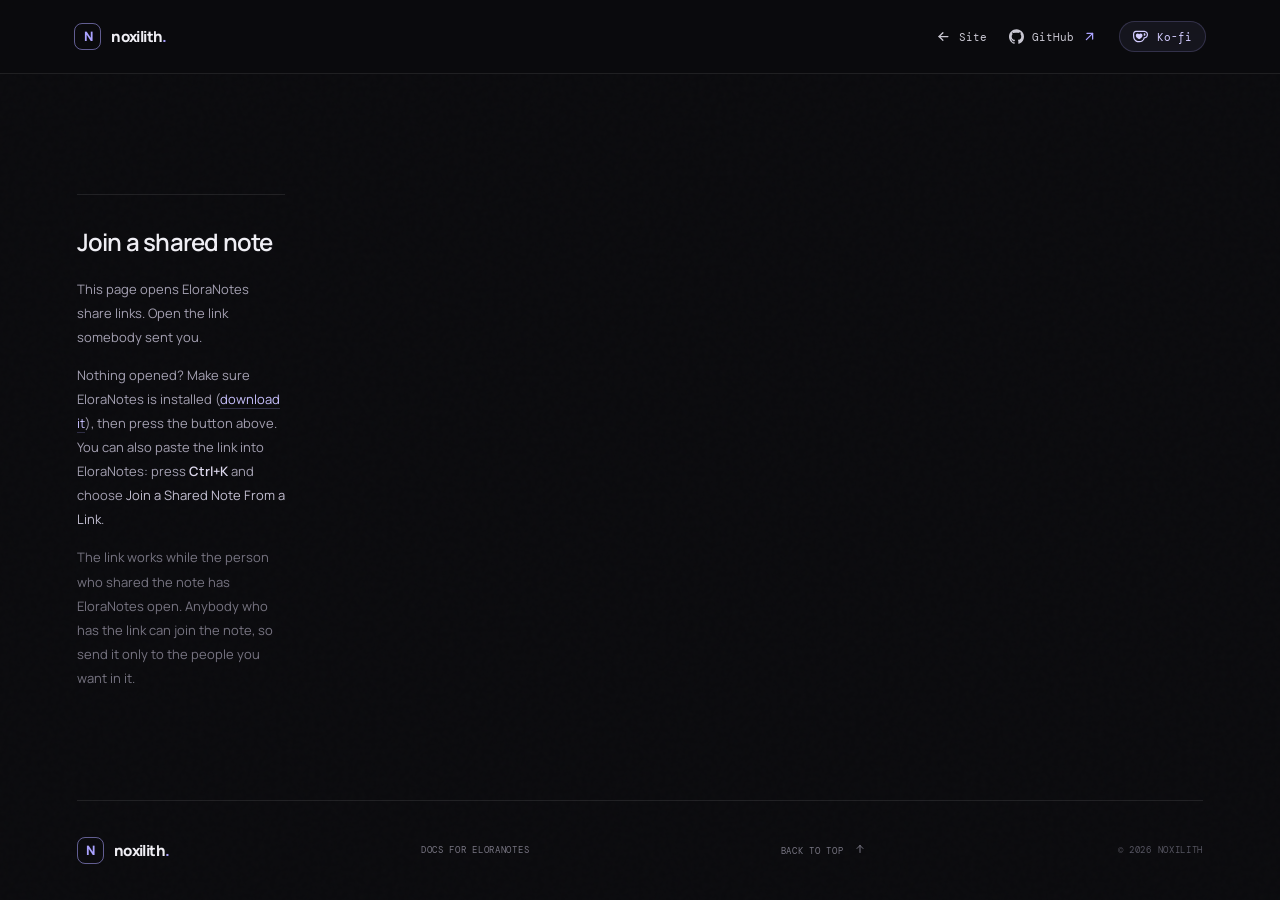
<file: join/index.html>
<!doctype html>
<html lang="en">
<head>
  <meta charset="utf-8">
  <meta name="viewport" content="width=device-width, initial-scale=1">
  <meta name="theme-color" content="#0b0b0e">
  <meta name="description" content="Opens a shared EloraNotes note in the app.">
  <title>Join a shared note / EloraNotes</title>
  <meta name="robots" content="noindex">
  <meta name="referrer" content="no-referrer">
  <link rel="preconnect" href="https://fonts.googleapis.com">
  <link rel="preconnect" href="https://fonts.gstatic.com" crossorigin>
  <link href="https://fonts.googleapis.com/css2?family=DM+Mono:wght@400;500&family=Manrope:wght@400;500;600;700;800&display=swap" rel="stylesheet">
  <link rel="stylesheet" href="../style.css">
  <link rel="stylesheet" href="../docs/docs.css">
  <script src="../script.js" defer></script>
</head>
<body>
  <div class="noise" aria-hidden="true"></div>

  <header class="topbar">
    <a class="wordmark" href="../" aria-label="Noxilith home"><span class="mark"><span class="mark-initial">N</span><img class="mark-avatar" src="https://github.com/noxilith.png?size=120" alt="" width="27" height="27" onerror="this.remove()"></span><span>noxilith<span class="dot">.</span></span></a>
    <div class="top-actions">
      <a class="top-link top-secondary" href="../" aria-label="Back to site">
        <svg class="icon" viewBox="0 0 24 24" aria-hidden="true" focusable="false"><path d="M5 12l14 0"/><path d="M5 12l6 6"/><path d="M5 12l6 -6"/></svg>
        <span class="top-label">Site</span>
      </a>
      <a class="top-link" href="https://github.com/noxilith" target="_blank" rel="noreferrer">
        <svg class="top-icon" viewBox="0 0 24 24" aria-hidden="true" focusable="false"><path d="M12 .297c-6.63 0-12 5.373-12 12 0 5.303 3.438 9.8 8.205 11.385.6.113.82-.258.82-.577 0-.285-.01-1.04-.015-2.04-3.338.724-4.042-1.61-4.042-1.61C4.422 18.07 3.633 17.7 3.633 17.7c-1.087-.744.084-.729.084-.729 1.205.084 1.838 1.236 1.838 1.236 1.07 1.835 2.809 1.305 3.495.998.108-.776.417-1.305.76-1.605-2.665-.3-5.466-1.332-5.466-5.93 0-1.31.465-2.38 1.235-3.22-.135-.303-.54-1.523.105-3.176 0 0 1.005-.322 3.3 1.23.96-.267 1.98-.399 3-.405 1.02.006 2.04.138 3 .405 2.28-1.552 3.285-1.23 3.285-1.23.645 1.653.24 2.873.12 3.176.765.84 1.23 1.91 1.23 3.22 0 4.61-2.805 5.625-5.475 5.92.42.36.81 1.096.81 2.22 0 1.606-.015 2.896-.015 3.286 0 .315.21.69.825.57C20.565 22.092 24 17.592 24 12.297c0-6.627-5.373-12-12-12"/></svg>
        <span class="top-label">GitHub</span>
        <svg class="icon arrow" viewBox="0 0 24 24" aria-hidden="true" focusable="false"><path d="M17 7l-10 10"/><path d="M8 7l9 0l0 9"/></svg>
      </a>
      <a class="top-link top-kofi" href="https://ko-fi.com/noxilith" target="_blank" rel="noreferrer">
        <svg class="top-icon" viewBox="0 0 24 24" aria-hidden="true" focusable="false"><path d="M11.351 2.715c-2.7 0-4.986.025-6.83.26C2.078 3.285 0 5.154 0 8.61c0 3.506.182 6.13 1.585 8.493 1.584 2.701 4.233 4.182 7.662 4.182h.83c4.209 0 6.494-2.234 7.637-4a9.5 9.5 0 0 0 1.091-2.338C21.792 14.688 24 12.22 24 9.208v-.415c0-3.247-2.13-5.507-5.792-5.87-1.558-.156-2.65-.208-6.857-.208m0 1.947c4.208 0 5.09.052 6.571.182 2.624.311 4.13 1.584 4.13 4v.39c0 2.156-1.792 3.844-3.87 3.844h-.935l-.156.649c-.208 1.013-.597 1.818-1.039 2.546-.909 1.428-2.545 3.064-5.922 3.064h-.805c-2.571 0-4.831-.883-6.078-3.195-1.09-2-1.298-4.155-1.298-7.506 0-2.181.857-3.402 3.012-3.714 1.533-.233 3.559-.26 6.39-.26m6.547 2.287c-.416 0-.65.234-.65.546v2.935c0 .311.234.545.65.545 1.324 0 2.051-.754 2.051-2s-.727-2.026-2.052-2.026m-10.39.182c-1.818 0-3.013 1.48-3.013 3.142 0 1.533.858 2.857 1.949 3.897.727.701 1.87 1.429 2.649 1.896a1.47 1.47 0 0 0 1.507 0c.78-.467 1.922-1.195 2.623-1.896 1.117-1.039 1.974-2.364 1.974-3.897 0-1.662-1.247-3.142-3.039-3.142-1.065 0-1.792.545-2.338 1.298-.493-.753-1.246-1.298-2.312-1.298"/></svg>
        <span class="top-label">Ko-fi</span>
      </a>
    </div>
  </header>

  <div class="docs-shell">
    <main class="docs-main" style="max-width:640px;margin:0 auto;">
      <section class="docs-section" id="join">
        <h2>Join a shared note</h2>
        <p id="status">Opening EloraNotes…</p>
        <p>
          <a id="open" href="#" style="display:inline-block;padding:10px 18px;border-radius:10px;background:#3d5c47;color:#fff;text-decoration:none;font-weight:600;">Open in EloraNotes</a>
          <button id="copy" type="button" style="margin-left:8px;padding:10px 16px;border-radius:10px;border:1px solid #444;background:transparent;color:inherit;font:inherit;cursor:pointer;">Copy link</button>
        </p>
        <p id="hint">Nothing opened? Make sure EloraNotes is installed (<a href="https://github.com/noxilith/EloraNotes/releases/latest" target="_blank" rel="noreferrer">download it</a>), then press the button above. You can also paste the link into EloraNotes: press <strong>Ctrl+K</strong> and choose <em>Join a Shared Note From a Link</em>.</p>
        <p style="opacity:.7;font-size:13px;">The link works while the person who shared the note has EloraNotes open. Anybody who has the link can join the note, so send it only to the people you want in it.</p>
      </section>
    </main>
  </div>
  <script>
    (function () {
      var payload = location.hash.slice(1).replace(/[^A-Za-z0-9_-]/g, "");
      var status = document.getElementById("status");
      var open = document.getElementById("open");
      var copy = document.getElementById("copy");
      if (!payload) {
        status.textContent = "This page opens EloraNotes share links. Open the link somebody sent you.";
        open.style.display = "none";
        copy.style.display = "none";
        return;
      }
      var link = "elora://share/" + payload;
      open.href = link;
      setTimeout(function () { location.href = link; }, 350);
      setTimeout(function () {
        status.textContent = "If EloraNotes did not open, press the button below.";
      }, 2500);
      copy.addEventListener("click", function () {
        var done = function () { copy.textContent = "Copied"; };
        if (navigator.clipboard) { navigator.clipboard.writeText(link).then(done); }
        else { var t = document.createElement("textarea"); t.value = link; document.body.appendChild(t); t.select(); document.execCommand("copy"); t.remove(); done(); }
      });
    })();
  </script>

  <footer class="footer section-wrap"><a class="wordmark" href="../"><span class="mark"><span class="mark-initial">N</span><img class="mark-avatar" src="https://github.com/noxilith.png?size=120" alt="" width="27" height="27" onerror="this.remove()"></span><span>noxilith<span class="dot">.</span></span></a><span>DOCS FOR ELORANOTES</span><a href="#">BACK TO TOP <svg class="icon" viewBox="0 0 24 24" aria-hidden="true" focusable="false"><path d="M12 5l0 14"/><path d="M18 11l-6 -6"/><path d="M6 11l6 -6"/></svg></a><span class="copyright">© <span id="year"></span> NOXILITH</span></footer>
</body>
</html>
</file>
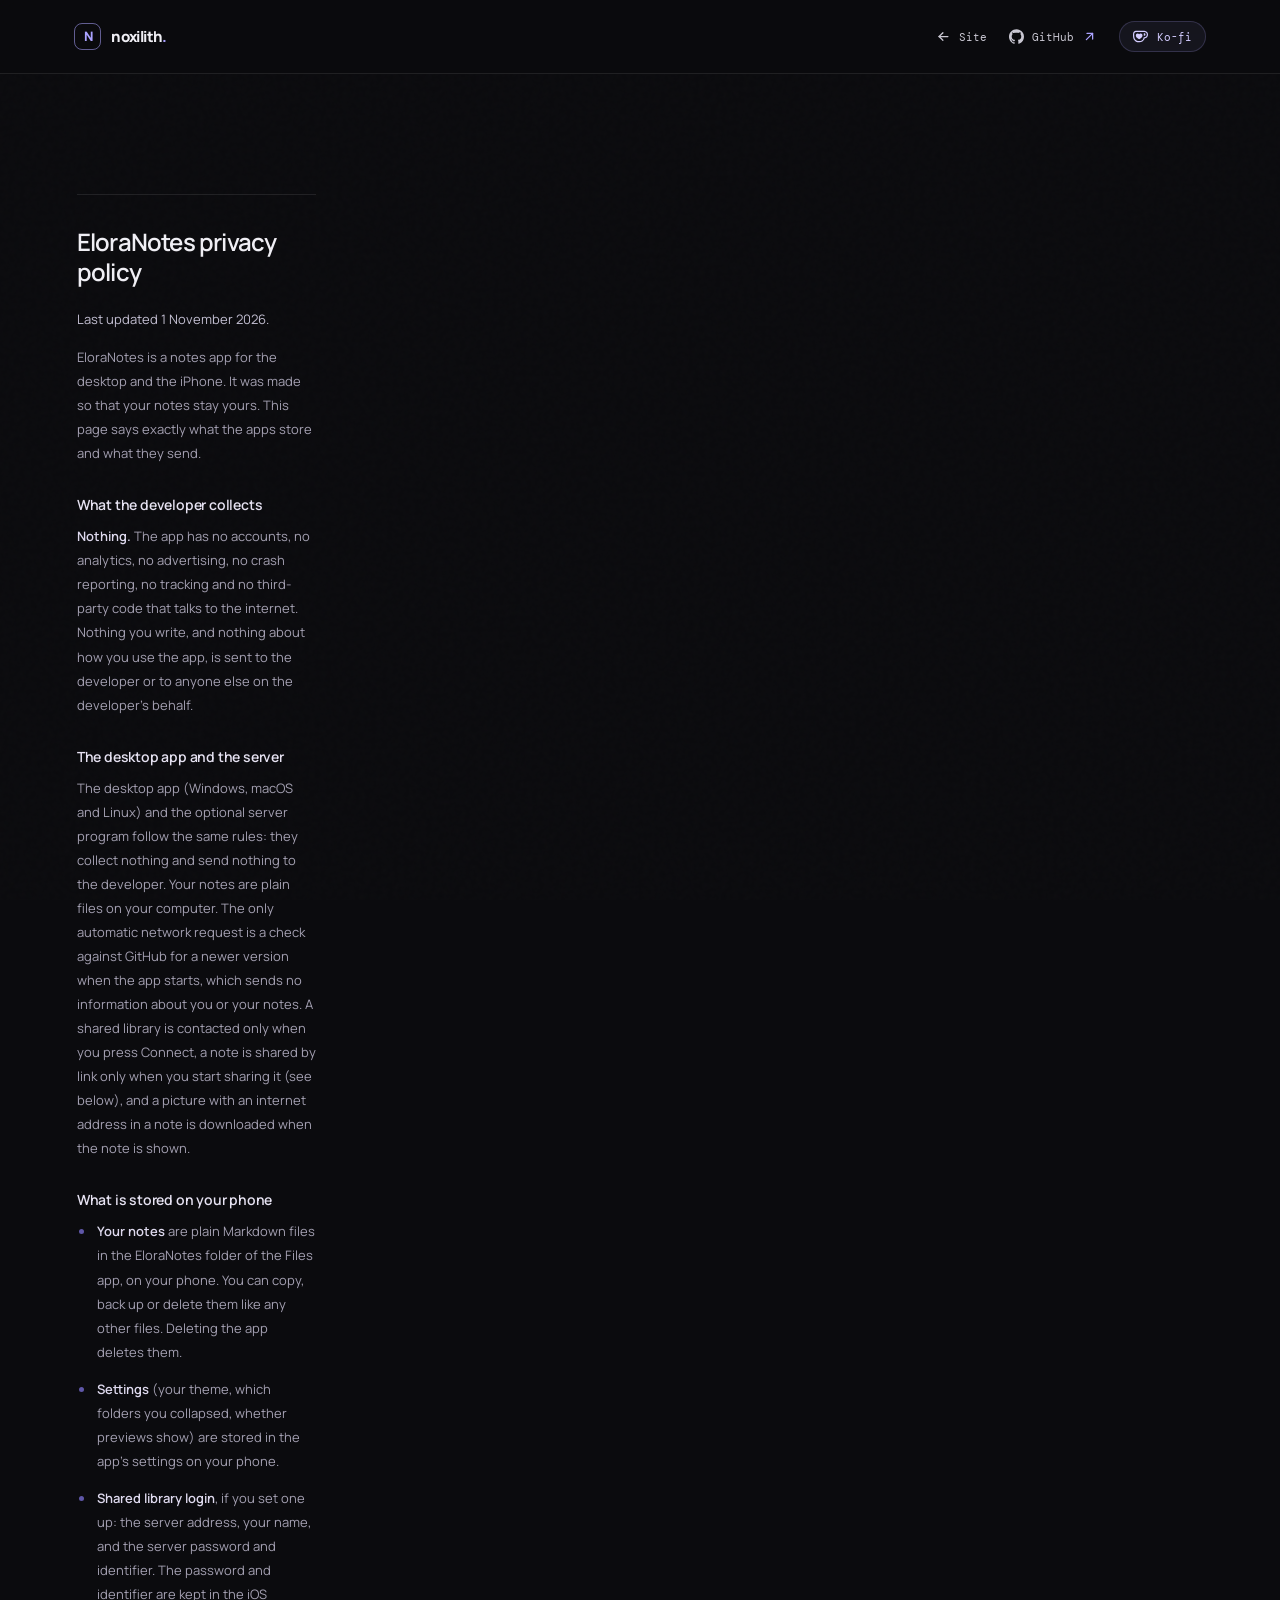
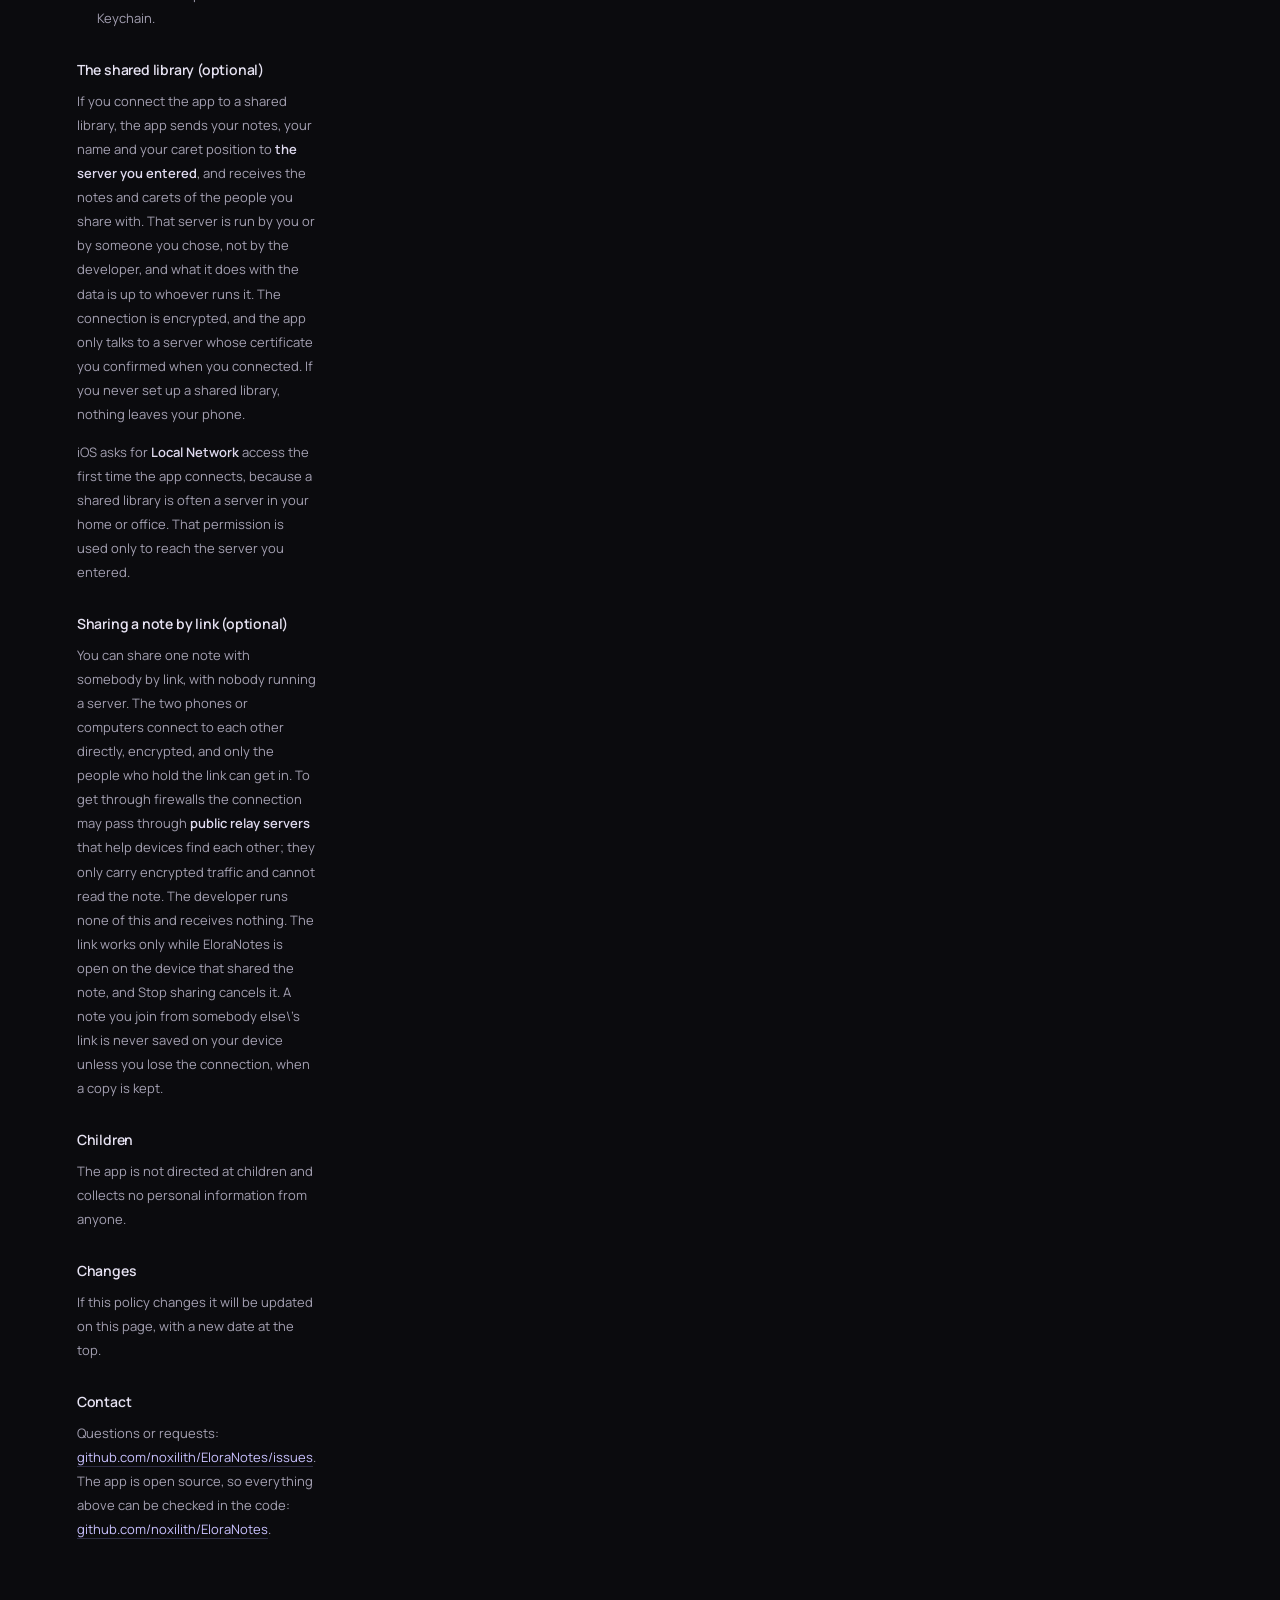
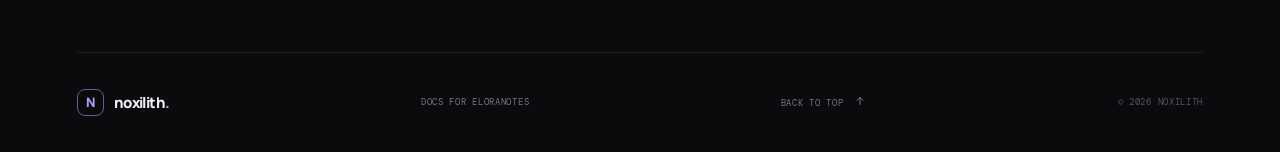
<file: docs/privacy/index.html>
<!doctype html>
<html lang="en">
<head>
  <meta charset="utf-8">
  <meta name="viewport" content="width=device-width, initial-scale=1">
  <meta name="theme-color" content="#0b0b0e">
  <meta name="description" content="The EloraNotes privacy policy: what the app stores, what it sends, and to whom.">
  <title>EloraNotes Privacy Policy / Noxilith</title>
  <link rel="preconnect" href="https://fonts.googleapis.com">
  <link rel="preconnect" href="https://fonts.gstatic.com" crossorigin>
  <link href="https://fonts.googleapis.com/css2?family=DM+Mono:wght@400;500&family=Manrope:wght@400;500;600;700;800&display=swap" rel="stylesheet">
  <link rel="stylesheet" href="../../style.css">
  <link rel="stylesheet" href="../docs.css">
  <script src="../../script.js" defer></script>
</head>
<body>
  <div class="noise" aria-hidden="true"></div>

  <header class="topbar">
    <a class="wordmark" href="../../" aria-label="Noxilith home"><span class="mark"><span class="mark-initial">N</span><img class="mark-avatar" src="https://github.com/noxilith.png?size=120" alt="" width="27" height="27" onerror="this.remove()"></span><span>noxilith<span class="dot">.</span></span></a>
    <div class="top-actions">
      <a class="top-link top-secondary" href="../../" aria-label="Back to site">
        <svg class="icon" viewBox="0 0 24 24" aria-hidden="true" focusable="false"><path d="M5 12l14 0"/><path d="M5 12l6 6"/><path d="M5 12l6 -6"/></svg>
        <span class="top-label">Site</span>
      </a>
      <a class="top-link" href="https://github.com/noxilith" target="_blank" rel="noreferrer">
        <svg class="top-icon" viewBox="0 0 24 24" aria-hidden="true" focusable="false"><path d="M12 .297c-6.63 0-12 5.373-12 12 0 5.303 3.438 9.8 8.205 11.385.6.113.82-.258.82-.577 0-.285-.01-1.04-.015-2.04-3.338.724-4.042-1.61-4.042-1.61C4.422 18.07 3.633 17.7 3.633 17.7c-1.087-.744.084-.729.084-.729 1.205.084 1.838 1.236 1.838 1.236 1.07 1.835 2.809 1.305 3.495.998.108-.776.417-1.305.76-1.605-2.665-.3-5.466-1.332-5.466-5.93 0-1.31.465-2.38 1.235-3.22-.135-.303-.54-1.523.105-3.176 0 0 1.005-.322 3.3 1.23.96-.267 1.98-.399 3-.405 1.02.006 2.04.138 3 .405 2.28-1.552 3.285-1.23 3.285-1.23.645 1.653.24 2.873.12 3.176.765.84 1.23 1.91 1.23 3.22 0 4.61-2.805 5.625-5.475 5.92.42.36.81 1.096.81 2.22 0 1.606-.015 2.896-.015 3.286 0 .315.21.69.825.57C20.565 22.092 24 17.592 24 12.297c0-6.627-5.373-12-12-12"/></svg>
        <span class="top-label">GitHub</span>
        <svg class="icon arrow" viewBox="0 0 24 24" aria-hidden="true" focusable="false"><path d="M17 7l-10 10"/><path d="M8 7l9 0l0 9"/></svg>
      </a>
      <a class="top-link top-kofi" href="https://ko-fi.com/noxilith" target="_blank" rel="noreferrer">
        <svg class="top-icon" viewBox="0 0 24 24" aria-hidden="true" focusable="false"><path d="M11.351 2.715c-2.7 0-4.986.025-6.83.26C2.078 3.285 0 5.154 0 8.61c0 3.506.182 6.13 1.585 8.493 1.584 2.701 4.233 4.182 7.662 4.182h.83c4.209 0 6.494-2.234 7.637-4a9.5 9.5 0 0 0 1.091-2.338C21.792 14.688 24 12.22 24 9.208v-.415c0-3.247-2.13-5.507-5.792-5.87-1.558-.156-2.65-.208-6.857-.208m0 1.947c4.208 0 5.09.052 6.571.182 2.624.311 4.13 1.584 4.13 4v.39c0 2.156-1.792 3.844-3.87 3.844h-.935l-.156.649c-.208 1.013-.597 1.818-1.039 2.546-.909 1.428-2.545 3.064-5.922 3.064h-.805c-2.571 0-4.831-.883-6.078-3.195-1.09-2-1.298-4.155-1.298-7.506 0-2.181.857-3.402 3.012-3.714 1.533-.233 3.559-.26 6.39-.26m6.547 2.287c-.416 0-.65.234-.65.546v2.935c0 .311.234.545.65.545 1.324 0 2.051-.754 2.051-2s-.727-2.026-2.052-2.026m-10.39.182c-1.818 0-3.013 1.48-3.013 3.142 0 1.533.858 2.857 1.949 3.897.727.701 1.87 1.429 2.649 1.896a1.47 1.47 0 0 0 1.507 0c.78-.467 1.922-1.195 2.623-1.896 1.117-1.039 1.974-2.364 1.974-3.897 0-1.662-1.247-3.142-3.039-3.142-1.065 0-1.792.545-2.338 1.298-.493-.753-1.246-1.298-2.312-1.298"/></svg>
        <span class="top-label">Ko-fi</span>
      </a>
    </div>
  </header>

  <div class="docs-shell">
    <main class="docs-main" style="max-width:760px;margin:0 auto;">
      <section class="docs-section" id="privacy">
        <h2>EloraNotes privacy policy</h2>
        <p><em>Last updated 1 November 2026.</em></p>
        <p>EloraNotes is a notes app for the desktop and the iPhone. It was made so that your notes stay yours. This page says exactly what the apps store and what they send.</p>

        <h3>What the developer collects</h3>
        <p><strong>Nothing.</strong> The app has no accounts, no analytics, no advertising, no crash reporting, no tracking and no third-party code that talks to the internet. Nothing you write, and nothing about how you use the app, is sent to the developer or to anyone else on the developer's behalf.</p>

        <h3>The desktop app and the server</h3>
        <p>The desktop app (Windows, macOS and Linux) and the optional server program follow the same rules: they collect nothing and send nothing to the developer. Your notes are plain files on your computer. The only automatic network request is a check against GitHub for a newer version when the app starts, which sends no information about you or your notes. A shared library is contacted only when you press Connect, a note is shared by link only when you start sharing it (see below), and a picture with an internet address in a note is downloaded when the note is shown.</p>

        <h3>What is stored on your phone</h3>
        <ul>
          <li><strong>Your notes</strong> are plain Markdown files in the EloraNotes folder of the Files app, on your phone. You can copy, back up or delete them like any other files. Deleting the app deletes them.</li>
          <li><strong>Settings</strong> (your theme, which folders you collapsed, whether previews show) are stored in the app's settings on your phone.</li>
          <li><strong>Shared library login</strong>, if you set one up: the server address, your name, and the server password and identifier. The password and identifier are kept in the iOS Keychain.</li>
        </ul>

        <h3>The shared library (optional)</h3>
        <p>If you connect the app to a shared library, the app sends your notes, your name and your caret position to <strong>the server you entered</strong>, and receives the notes and carets of the people you share with. That server is run by you or by someone you chose, not by the developer, and what it does with the data is up to whoever runs it. The connection is encrypted, and the app only talks to a server whose certificate you confirmed when you connected. If you never set up a shared library, nothing leaves your phone.</p>
        <p>iOS asks for <strong>Local Network</strong> access the first time the app connects, because a shared library is often a server in your home or office. That permission is used only to reach the server you entered.</p>

        <h3>Sharing a note by link (optional)</h3>
        <p>You can share one note with somebody by link, with nobody running a server. The two phones or computers connect to each other directly, encrypted, and only the people who hold the link can get in. To get through firewalls the connection may pass through <strong>public relay servers</strong> that help devices find each other; they only carry encrypted traffic and cannot read the note. The developer runs none of this and receives nothing. The link works only while EloraNotes is open on the device that shared the note, and Stop sharing cancels it. A note you join from somebody else\'s link is never saved on your device unless you lose the connection, when a copy is kept.</p>

        <h3>Children</h3>
        <p>The app is not directed at children and collects no personal information from anyone.</p>

        <h3>Changes</h3>
        <p>If this policy changes it will be updated on this page, with a new date at the top.</p>

        <h3>Contact</h3>
        <p>Questions or requests: <a href="https://github.com/noxilith/EloraNotes/issues" target="_blank" rel="noreferrer">github.com/noxilith/EloraNotes/issues</a>. The app is open source, so everything above can be checked in the code: <a href="https://github.com/noxilith/EloraNotes" target="_blank" rel="noreferrer">github.com/noxilith/EloraNotes</a>.</p>
      </section>
    </main>
  </div>

  <footer class="footer section-wrap"><a class="wordmark" href="../../"><span class="mark"><span class="mark-initial">N</span><img class="mark-avatar" src="https://github.com/noxilith.png?size=120" alt="" width="27" height="27" onerror="this.remove()"></span><span>noxilith<span class="dot">.</span></span></a><span>DOCS FOR ELORANOTES</span><a href="#">BACK TO TOP <svg class="icon" viewBox="0 0 24 24" aria-hidden="true" focusable="false"><path d="M12 5l0 14"/><path d="M18 11l-6 -6"/><path d="M6 11l6 -6"/></svg></a><span class="copyright">© <span id="year"></span> NOXILITH</span></footer>
</body>
</html>
</file>
<file: style.css>
/* Noxilith portfolio — edit this file to customize the design. */
:root{--bg:#0b0b0e;--panel:#111115;--panel2:#15151b;--text:#f0eff5;--muted:#92919e;--soft:#c7c5d0;--line:rgba(255,255,255,.09);--accent:#aaa2ff;--accent2:#d1baff;--mono:"DM Mono",monospace;--sans:"Manrope",sans-serif}
*{box-sizing:border-box}html{scroll-behavior:smooth;scroll-padding-top:84px}body{margin:0;background:var(--bg);color:var(--text);font-family:var(--sans);-webkit-font-smoothing:antialiased;overflow-x:hidden}a{color:inherit;text-decoration:none}::selection{background:rgba(170,162,255,.35);color:white}.noise{position:fixed;inset:0;pointer-events:none;z-index:10;opacity:.035;background-image:url("data:image/svg+xml,%3Csvg viewBox='0 0 180 180' xmlns='http://www.w3.org/2000/svg'%3E%3Cfilter id='n'%3E%3CfeTurbulence type='fractalNoise' baseFrequency='.9' numOctaves='3' stitchTiles='stitch'/%3E%3C/filter%3E%3Crect width='100%25' height='100%25' filter='url(%23n)' opacity='.5'/%3E%3C/svg%3E")}
.topbar{height:74px;display:flex;align-items:center;justify-content:space-between;padding:0 max(5.8vw,24px);border-bottom:1px solid var(--line);position:sticky;top:0;z-index:20;background:rgba(11,11,14,.78);backdrop-filter:blur(18px)}.wordmark{display:inline-flex;align-items:center;gap:10px;font-size:15px;font-weight:800;letter-spacing:-.6px}.mark{position:relative;overflow:hidden;width:27px;height:27px;border:1px solid rgba(170,162,255,.55);display:grid;place-items:center;border-radius:8px;color:var(--accent);font-size:13px}.mark-initial{line-height:1}.mark-avatar{position:absolute;inset:0;width:100%;height:100%;object-fit:cover;border-radius:inherit;display:block}.dot{color:var(--accent)}.nav{display:flex;gap:36px;margin-left:8%;font-size:12px;color:#a7a5b1}.nav a,.top-link,.footer a{transition:color .2s}.nav a:hover,.top-link:hover,.footer a:hover{color:var(--accent)}.top-link{display:inline-flex;align-items:center;gap:8px;font:11px var(--mono);color:#c9c7d2;white-space:nowrap}.top-link .arrow{color:var(--accent)}.top-actions{display:flex;align-items:center;gap:22px}.top-icon{width:15px;height:15px;display:block;flex:0 0 auto;fill:currentColor}.top-kofi{gap:9px;padding:7px 13px;border:1px solid #aaa2ff33;border-radius:99px;background:#aaa2ff12;color:#d3ccff;white-space:nowrap}.top-kofi:hover{background:#aaa2ff1f;border-color:#aaa2ff59;color:#e6e1ff}.menu-toggle{display:none;background:none;border:0}.section-wrap{width:min(1160px,88%);margin:0 auto}.hero{min-height:650px;position:relative;display:grid;grid-template-columns:1fr .85fr;align-items:center;padding:56px 0 110px;gap:5%;overflow:clip}.hero-copy{position:relative;z-index:2}.eyebrow{font:10px var(--mono);letter-spacing:1.5px;color:#aaa8b7;display:flex;align-items:center;gap:11px}.eyebrow .sep{color:#4f4c5c}.status-dot{height:6px;width:6px;border-radius:50%;background:#a6e4bd;box-shadow:0 0 12px #a6e4bd88}.hero h1{font-size:clamp(48px,6.1vw,82px);line-height:1.06;letter-spacing:-5px;margin:27px 0 24px;font-weight:600}.gradient-text{background:linear-gradient(110deg,#f1efff 2%,#b1a8ff 48%,#c8b8ee 90%);-webkit-background-clip:text;background-clip:text;color:transparent}.hero-intro{max-width:475px;color:var(--muted);font-size:14px;line-height:1.9;margin:0}.hero-actions{display:flex;align-items:center;gap:12px;margin-top:32px}.button{height:46px;padding:0 18px;display:inline-flex;align-items:center;justify-content:center;gap:22px;border-radius:7px;font-size:11px;font-weight:700;transition:transform .25s,background .25s,border-color .25s}.button:hover{transform:translateY(-2px)}.button-primary{background:#c0b8ff;color:#17151f;box-shadow:0 6px 30px #9e94ff14}.button-primary:hover{background:#d4ceff}.button-quiet{border:1px solid var(--line);color:#cfced8}.button-quiet:hover{border-color:#77718f}.hero-meta{display:flex;gap:14px;align-items:center;margin-top:53px;font:9px var(--mono);letter-spacing:1px;color:#666572}.meta-divider{height:13px;width:1px;background:#393843}.hero-art{height:420px;position:relative;display:grid;place-items:center;isolation:isolate}.hero-art:before{content:"";position:absolute;width:min(430px,100%);height:min(430px,100%);border-radius:50%;background:radial-gradient(circle,#9a8dff17,transparent 64%),radial-gradient(circle at 62% 70%,#8fe3d00d,transparent 54%);filter:blur(12px)}.core-halo{position:absolute;width:218px;height:218px;border-radius:50%;background:radial-gradient(circle,#b3a8ff33,transparent 62%);filter:blur(10px);animation:halo 8s ease-in-out infinite}.art-ticks{position:absolute;width:352px;height:352px;border-radius:50%;background:repeating-conic-gradient(from 0deg,#bdb4ff3d 0deg 1deg,transparent 1deg 7.6deg);-webkit-mask:radial-gradient(circle,transparent 0 166px,#000 167px,#000 173px,transparent 174px);mask:radial-gradient(circle,transparent 0 166px,#000 167px,#000 173px,transparent 174px);animation:drift 120s linear infinite}.art-arc{position:absolute;width:306px;height:306px;border-radius:50%;background:conic-gradient(from 200deg,transparent 0deg,#b8adff00 30deg,#b8adff80 118deg,#8fe3d000 210deg,transparent 360deg);-webkit-mask:radial-gradient(circle,transparent 0 149px,#000 150px,#000 152px,transparent 153px);mask:radial-gradient(circle,transparent 0 149px,#000 150px,#000 152px,transparent 153px);animation:drift 26s linear infinite}.core{width:116px;height:116px;display:grid;place-items:center;z-index:2}.core-avatar{width:116px;height:116px;border-radius:50%;object-fit:cover;display:block;box-shadow:0 0 0 1px #ffffff2b,0 14px 38px #000a,0 0 46px #9185ff5c}.orbit{position:absolute;border:1px solid #aaa2ff26;border-radius:50%;transform:rotate(var(--rot,-25deg));animation:drift var(--dur,32s) linear infinite;animation-direction:var(--dir,normal)}.orbit-a{--rot:-25deg;--dur:32s;width:224px;height:326px;border-color:#b4aaff3d}.orbit-b{--rot:48deg;--dur:46s;--dir:reverse;width:332px;height:242px;border-color:#d7caff29}.orbit-c{--rot:-55deg;--dur:74s;width:346px;height:316px;border-style:dashed;border-color:#aaa2ff21}.satellite{position:absolute;top:-3.5px;left:50%;width:7px;height:7px;margin-left:-3.5px;border-radius:50%;background:#e2dbff;box-shadow:0 0 12px #b9adff,0 0 30px #9185ffb3}.orbit-b .satellite{top:auto;bottom:-2.5px;width:5px;height:5px;margin-left:-2.5px;background:#a9ecdc;box-shadow:0 0 12px #9ce3d0,0 0 26px #9ce3d099}.orb{position:absolute;border-radius:50%;filter:blur(1px);animation:float 6s ease-in-out infinite}.orb-one{width:7px;height:7px;background:#d4caff;box-shadow:0 0 18px #b8adff;top:20%;left:27%}.orb-two{width:4px;height:4px;background:#9ce3d0;box-shadow:0 0 13px #9ce3d0;bottom:23%;right:15%;animation-delay:-3s}.art-label{position:absolute;font:9px var(--mono);letter-spacing:1px;color:#777583}.art-label span{color:var(--accent);margin:0 4px}.label-top{top:18px;right:8px}.label-bottom{bottom:20px;left:5px;display:flex;align-items:center;gap:9px}.tiny-square{width:5px;height:5px;background:var(--accent);display:inline-block}.crosshair{position:absolute;width:11px;height:11px;opacity:.4}.crosshair:before,.crosshair:after{content:"";position:absolute;background:#aaa2ff}.crosshair:before{height:1px;width:11px;top:5px}.crosshair:after{height:11px;width:1px;left:5px}.crosshair-one{top:22%;right:18%}.crosshair-two{bottom:18%;left:22%}.scroll-cue{position:absolute;bottom:28px;left:0;display:flex;align-items:center;gap:12px;font:9px var(--mono);letter-spacing:1.4px;color:#646270}.scroll-cue span{height:28px;width:1px;background:linear-gradient(var(--accent),transparent)}
.work{padding:100px 0 110px;border-top:1px solid var(--line)}.stats{display:flex;flex-wrap:wrap;align-items:flex-start;justify-content:center;gap:26px 56px;padding-bottom:28px;margin-bottom:32px;border-bottom:1px solid var(--line)}.stat-group{display:flex;align-items:center;gap:48px}.stat{display:flex;flex-direction:column;gap:7px;min-width:0}.stat-label{font:9px var(--mono);letter-spacing:1.1px;color:#797784;white-space:nowrap}.stat-value{font-size:34px;line-height:1;font-weight:600;letter-spacing:-1.6px;color:#eeeafc;font-variant-numeric:tabular-nums}.stat-heatmap{gap:10px;align-items:flex-start}.heatmap{display:grid;grid-auto-flow:column;grid-template-rows:repeat(7,12px);grid-auto-columns:12px;gap:3px}.heatmap span{border-radius:2px}.heatmap[hidden],.heatmap-legend[hidden],.stat-heatmap[hidden]{display:none}.lvl-0{background:#191820}.lvl-1{background:#332c55}.lvl-2{background:#6155b8}.lvl-3{background:#8f84ff}.lvl-4{background:#cfc8ff}.heatmap-legend{display:flex;align-items:center;gap:5px;font:8px var(--mono);letter-spacing:1px;color:#6a6875}.heatmap-legend i{width:8px;height:8px;border-radius:2px;display:block}.section-heading{display:flex;align-items:end;justify-content:space-between;margin-bottom:38px}.section-heading h2,.about h2,.contact h2{font-size:clamp(34px,4.3vw,53px);line-height:1.15;letter-spacing:-2.4px;font-weight:600;margin:20px 0 0}.muted{color:#777582}.section-heading>p{font-size:12px;color:var(--muted);line-height:1.8;max-width:285px;margin:0 0 5px}.project-grid{display:grid;grid-template-columns:1fr 1fr;gap:20px}.project-card{border:1px solid var(--line);border-radius:11px;overflow:hidden;background:#0e0e12;transition:transform .3s,border-color .3s;display:flex;flex-direction:column}.project-card:hover{transform:translateY(-5px);border-color:#aaa2ff42}.project-featured{grid-column:span 2}.project-visual{height:250px;position:relative;overflow:hidden;display:grid;place-items:center;background:#121219}.project-featured .project-visual{height:200px}.project-featured .visual-window{transform:perspective(900px) rotateX(3deg) translateY(-10px) scale(.76)}.project-featured .project-info{padding:16px 19px 18px}.visual-index{position:absolute;bottom:17px;left:18px;font:9px var(--mono);letter-spacing:1.1px;color:#797784}.visual-elora{background:radial-gradient(ellipse at 50% 100%,#403a5c 0%,#1a1924 43%,#111116 82%)}.visual-window{width:68%;max-width:550px;height:220px;border:1px solid #ffffff1c;border-radius:9px;overflow:hidden;background:#111116;box-shadow:0 20px 90px #0009;transform:perspective(900px) rotateX(3deg)}.window-bar{height:20px;background:#191820;border-bottom:1px solid #ffffff0c;display:flex;align-items:center;padding:0 10px;gap:5px}.window-bar span{height:5px;width:5px;background:#55515f;border-radius:50%}.window-bar i{font:8px var(--mono);color:#777486;font-style:normal;margin-left:auto;margin-right:auto}.window-shot{display:block;width:100%;height:calc(100% - 20px);object-fit:cover;object-position:top center;background:#0c0b10}.visual-veylith{background:radial-gradient(ellipse at center,#30213d 0%,#151019 45%,#101014 80%)}.sigil{width:100px;height:100px;border:1px solid #d6b5ff66;display:grid;place-items:center;position:relative;transform:rotate(45deg);box-shadow:0 0 60px #b46dff0e}.sigil span{font-size:56px;font-weight:500;color:#e0c6ff;transform:rotate(-45deg);text-shadow:0 0 30px #c69bff44}.sigil i,.sigil b{position:absolute;border:1px solid #c69bff35;inset:-15px}.sigil b{inset:-28px;transform:rotate(22deg);border-color:#c69bff22}.rune{position:absolute;color:#d5b6ff66;font-size:17px}.rune-one{top:26%;left:27%}.rune-two{bottom:25%;right:27%;font-size:24px}.visual-vyron{background:radial-gradient(ellipse at 60% 0%,#25253a,#101014 68%)}.vyron-ui{display:flex;width:67%;max-width:360px;height:170px;background:#101015;border:1px solid #ffffff19;border-radius:8px;overflow:hidden;box-shadow:0 20px 70px #0008;transform:perspective(700px) rotateY(-7deg) rotateX(2deg)}.vyron-sidebar{width:45px;background:#15151d;border-right:1px solid #ffffff0b;display:flex;flex-direction:column;align-items:center;padding:12px 0;gap:13px}.mini-v{font-size:15px;color:#c1b7ff;margin-bottom:5px}.vyron-sidebar i{height:10px;width:10px;border:1px solid #565267;border-radius:3px}.vyron-main{padding:14px;flex:1}.vyron-top{height:5px;width:45%;background:#343341;margin-bottom:15px}.vyron-title{font:12px var(--mono);letter-spacing:2px;color:#eeeafc;margin-bottom:13px}.vyron-title span{font-size:7px;color:#817c97}.module-row{height:27px;border-top:1px solid #ffffff0c;display:flex;align-items:center;justify-content:space-between;font-size:7px;color:#aaa7b8}.module-row b{font:7px var(--mono);color:#b9b0ff;background:#aaa2ff13;padding:4px 6px;border-radius:3px}.auto-visual{background:radial-gradient(ellipse at 50% 42%,#2b2646 0%,#17151f 50%,#111116 84%)}.auto-visual.tone-b{background:radial-gradient(ellipse at 50% 42%,#1f3335 0%,#151a1e 52%,#111116 86%)}.auto-ring{width:112px;height:112px;border-radius:50%;border:1px solid #b7adff4d;display:grid;place-items:center;position:relative;background:linear-gradient(135deg,#241f33aa,#11101699);box-shadow:0 0 70px #9185ff1f,inset 0 0 26px #b7aaff14;z-index:1}.auto-ring:before{content:"";position:absolute;inset:-15px;border-radius:50%;border:1px dashed #aaa2ff2e;animation:spin 60s linear infinite}.auto-ring span{font:500 36px var(--mono);letter-spacing:1px;color:#d3cdff;text-shadow:0 0 28px #b1a8ff55}.tone-b .auto-ring{border-color:#9ce3d04a;box-shadow:0 0 70px #8fe3d01f,inset 0 0 26px #9ce3d014}.tone-b .auto-ring:before{border-color:#9ce3d02e}.tone-b .auto-ring span{color:#c6f2e8;text-shadow:0 0 28px #9ce3d04d}.project-placeholder .auto-ring{opacity:.55;box-shadow:none}.project-placeholder .auto-ring span{font-size:26px}.project-placeholder h3{color:#8b8798}.project-placeholder:hover{transform:none;border-color:var(--line)}.project-info{padding:22px 23px 24px;display:flex;align-items:center;justify-content:space-between;gap:18px;flex:1}.project-type{font:9px var(--mono);letter-spacing:1px;color:#9d96d3;display:flex;align-items:center;gap:5px}.project-type .star{font-size:14px;line-height:1;color:#c8c0ff;position:relative;top:-1.5px}.project-type .star-count{font-size:10px;letter-spacing:.5px;color:#b6aede}.project-info h3{font-size:19px;letter-spacing:-.6px;margin:9px 0 7px}.project-info p{max-width:500px;font-size:11px;line-height:1.8;color:var(--muted);margin:0}.round-link{width:35px;height:35px;flex:0 0 35px;display:grid;place-items:center;border:1px solid var(--line);border-radius:50%;color:#c4bcff;font-size:16px;transition:background .2s,transform .2s}.round-link:hover{background:#aaa2ff17;transform:rotate(45deg)}.work-footer{display:flex;justify-content:space-between;align-items:center;padding-top:27px;color:#696775;font:9px var(--mono);letter-spacing:.8px}.work-footer a{color:#c5c0d5;letter-spacing:0;font:11px var(--sans)}
.about{padding:100px 0;border-top:1px solid var(--line);display:grid;grid-template-columns:.75fr 1.25fr;gap:8%}.about-content h2{margin:0 0 26px}.about-content>p{max-width:600px;color:var(--muted);font-size:13px;line-height:1.95}.principles{margin-top:36px;border-top:1px solid var(--line);display:grid;grid-template-columns:repeat(3,1fr);gap:18px;padding-top:19px}.principles div{display:flex;flex-direction:column;gap:9px}.principles span{font:9px var(--mono);color:var(--accent)}.principles b{font-size:11px;font-weight:600}.principles small{font-size:10px;color:#777582}
.contact{padding:30px 0 100px}.contact-panel{position:relative;overflow:hidden;border:1px solid #aaa2ff22;border-radius:13px;padding:58px 7%;background:linear-gradient(115deg,#14131b,#111116 65%,#15131e)}.contact-glow{position:absolute;width:420px;height:420px;right:-100px;top:-220px;border-radius:50%;background:#9f8cff0d;filter:blur(35px)}.contact h2{font-size:clamp(40px,5.2vw,65px);margin:22px 0 17px;position:relative}.contact p{font-size:12px;color:var(--muted);margin-bottom:25px}.contact-asterisk{position:absolute;right:10%;top:36%;font-size:120px;color:#c5b9ff0a;animation:spin 45s linear infinite}
.footer{min-height:100px;border-top:1px solid var(--line);display:flex;align-items:center;justify-content:space-between;gap:20px}.footer>span,.footer>a:not(.wordmark){font:9px var(--mono);letter-spacing:.7px;color:#777582}.footer .copyright{color:#555460}
.reveal{opacity:0;transform:translateY(18px);transition:opacity .75s ease,transform .75s cubic-bezier(.2,.7,.2,1)}.reveal.is-visible{opacity:1;transform:translateY(0)}.project-card:nth-child(2){transition-delay:.1s}.project-card:nth-child(3){transition-delay:.18s}
@keyframes float{0%,100%{transform:translate3d(0,0,0)}50%{transform:translate3d(0,-12px,0)}}@keyframes spin{to{transform:rotate(360deg)}}@keyframes drift{to{transform:rotate(calc(var(--rot,0deg) + 360deg))}}@keyframes halo{0%,100%{opacity:.7;transform:scale(.93)}50%{opacity:1;transform:scale(1.07)}}
@media(min-width:1400px){.hero{min-height:730px}.hero-art{height:500px}}
@media(max-width:800px){.stats{flex-direction:column;align-items:stretch;gap:24px}.stat-group{justify-content:center;gap:40px}.stat-heatmap{align-items:center}.stat-value{font-size:30px}.topbar{height:64px}.nav{gap:20px;margin-left:0}.hero{grid-template-columns:1fr;gap:20px;padding-top:36px;min-height:auto}.hero-copy{padding-top:10px}.hero h1{font-size:clamp(48px,10vw,76px);letter-spacing:-3px}.hero-art{height:330px;grid-row:1}.hero-copy{grid-row:2}.scroll-cue{display:none}.hero-meta{margin-top:35px}.section-heading{align-items:start;gap:20px;flex-direction:column}.section-heading>p{max-width:420px}.project-featured{grid-column:span 2}.about{grid-template-columns:1fr;gap:30px}.about-label{margin-bottom:0}.contact-panel{padding:45px 7%}.footer{flex-wrap:wrap;padding:24px 0}.footer>span:first-of-type{display:none}}
@media(max-width:560px){.section-wrap{width:88%}.topbar{padding:0 6%}.nav{display:none;position:absolute;top:64px;left:0;right:0;padding:22px 6%;background:#101014;border-bottom:1px solid var(--line);flex-direction:column;gap:20px}.nav.open{display:flex}.top-actions{gap:12px}.top-secondary .top-label{display:none}.menu-toggle{display:flex;flex-direction:column;gap:5px;padding:8px}.menu-toggle span{display:block;width:18px;height:1px;background:#d7d3e6}.hero{padding-top:26px;padding-bottom:75px}.hero-art{height:285px}.orbit-a{width:190px;height:270px}.orbit-b{width:265px;height:200px}.orbit-c{width:310px;height:245px}.core{width:82px;height:82px;border-radius:24px}.core-avatar{width:82px;height:82px}.core-halo{width:158px;height:158px}.art-ticks{width:246px;height:246px;-webkit-mask:radial-gradient(circle,transparent 0 115px,#000 116px,#000 121px,transparent 122px);mask:radial-gradient(circle,transparent 0 115px,#000 116px,#000 121px,transparent 122px)}.art-arc{width:218px;height:218px;-webkit-mask:radial-gradient(circle,transparent 0 105px,#000 106px,#000 108px,transparent 109px);mask:radial-gradient(circle,transparent 0 105px,#000 106px,#000 108px,transparent 109px)}.orbit-c{width:296px;height:262px}.art-label{font-size:7px}.hero h1{font-size:51px}.hero-intro{font-size:13px}.hero-actions{align-items:stretch;flex-wrap:wrap}.button{height:44px}.hero-meta{font-size:7px;gap:9px;letter-spacing:.6px}.work,.about{padding:70px 0}.stats{padding-bottom:22px;margin-bottom:26px;gap:18px}.stat-label{font-size:8px}.stat-value{font-size:26px;letter-spacing:-1px}.heatmap{grid-template-rows:repeat(7,8px);grid-auto-columns:8px;gap:2px}.heatmap-legend{display:none}.section-heading h2,.about h2{font-size:38px}.project-grid{grid-template-columns:1fr;gap:14px}.project-featured{grid-column:auto}.project-visual,.project-featured .project-visual{height:225px}.project-featured .project-visual{height:170px}.project-featured .visual-window{transform:perspective(900px) rotateX(3deg) translateY(-5px) scale(.76)}.visual-window{width:83%;height:180px}.project-info{padding:19px 17px}.project-info p{font-size:10px}.work-footer{align-items:flex-start;gap:15px;flex-direction:column}.principles{grid-template-columns:1fr;gap:18px}.principles div{display:grid;grid-template-columns:25px 1fr;gap:5px 10px}.principles span{grid-row:span 2}.principles small{grid-column:2}.contact{padding-bottom:65px}.contact-panel{padding:38px 7%}.contact h2{font-size:43px}.contact-asterisk{right:-15px;top:55%;font-size:90px}.footer{gap:16px}.footer>span,.footer>a:not(.wordmark){font-size:8px}.footer .copyright{width:100%}}
@media(prefers-reduced-motion:reduce){*,*::before,*::after{scroll-behavior:auto!important;animation-duration:.01ms!important;animation-iteration-count:1!important;transition-duration:.01ms!important}.reveal{opacity:1;transform:none}}

/* Tabler icons */
.icon{display:block;width:16px;height:16px;flex:0 0 auto;fill:none;stroke:currentColor;stroke-width:2;stroke-linecap:round;stroke-linejoin:round}
.top-link .icon{width:15px;height:15px}
.button .icon{width:15px;height:15px}
.round-link .icon{width:17px;height:17px;stroke-width:1.8}
.work-footer a .icon{display:inline-block;width:13px;height:13px;margin-left:7px;color:var(--accent);vertical-align:-2px}
.footer .icon{display:inline-block;width:12px;height:12px;margin-left:5px;vertical-align:-1px}
</file>
<file: docs/docs.css>
/* Docs layout — builds on ../style.css */

.docs-shell {
  width: 88%;
  max-width: 1180px;
  margin: 0 auto;
  padding: 56px 0 96px;
  display: grid;
  grid-template-columns: 208px minmax(0, 1fr);
  gap: 72px;
  align-items: start;
}

/* Sidebar ------------------------------------------------------------- */

.docs-nav {
  position: sticky;
  top: 104px;
  display: flex;
  flex-direction: column;
  gap: 26px;
  max-height: calc(100vh - 132px);
  overflow-y: auto;
  padding-right: 6px;
  scrollbar-width: thin;
  scrollbar-color: #2d2b39 transparent;
}

.docs-nav::-webkit-scrollbar { width: 6px; }
.docs-nav::-webkit-scrollbar-thumb { background: #2d2b39; border-radius: 99px; }
.docs-nav::-webkit-scrollbar-track { background: transparent; }

.docs-nav-group {
  display: flex;
  flex-direction: column;
  gap: 3px;
}

.docs-nav-label {
  font: 9px var(--mono);
  letter-spacing: 1.2px;
  color: #63606f;
  margin-bottom: 8px;
}

.docs-nav a {
  font-size: 12px;
  line-height: 1.5;
  color: #9a96a7;
  text-decoration: none;
  padding: 5px 0;
  transition: color .2s;
}

.docs-nav a:hover { color: #e6e1ff; }
.docs-nav a.is-current { color: #c9c1ff; }

/* Article ------------------------------------------------------------- */

.docs-body { min-width: 0; max-width: 820px; }

.docs-head h1 {
  font-size: clamp(38px, 5vw, 56px);
  line-height: 1.05;
  letter-spacing: -2.4px;
  font-weight: 600;
  margin: 18px 0 0;
}

.docs-lede {
  font-size: 14px;
  line-height: 1.8;
  color: #a4a0b2;
  margin: 18px 0 0;
  max-width: 62ch;
}

.docs-meta {
  display: flex;
  flex-wrap: wrap;
  align-items: center;
  gap: 11px;
  margin-top: 24px;
  font: 9px var(--mono);
  letter-spacing: 1.1px;
  color: #6b6878;
}

.docs-section {
  margin-top: 64px;
  padding-top: 32px;
  border-top: 1px solid var(--line);
  scroll-margin-top: 100px;
}

.docs-section h2 {
  display: flex;
  align-items: baseline;
  gap: 14px;
  font-size: 24px;
  line-height: 1.25;
  letter-spacing: -.8px;
  font-weight: 600;
  margin: 0 0 20px;
}

.docs-section h2 .num {
  font: 10px var(--mono);
  letter-spacing: 1px;
  color: #6b6878;
}

.docs-section h3 {
  font-size: 14px;
  font-weight: 600;
  letter-spacing: -.2px;
  color: #e6e2f2;
  margin: 30px 0 10px;
}

.docs-section p {
  font-size: 13px;
  line-height: 1.85;
  color: #a4a0b2;
  margin: 0 0 14px;
  max-width: 68ch;
}

.docs-section strong { color: #ded9ee; font-weight: 600; }
.docs-section em { color: #c3bfd2; font-style: normal; }

.docs-section a {
  color: #c9c1ff;
  text-decoration: none;
  border-bottom: 1px solid #aaa2ff38;
  transition: border-color .2s;
}

.docs-section a:hover { border-color: #aaa2ff80; }

.docs-section ul {
  list-style: none;
  margin: 0 0 16px;
  padding: 0;
  max-width: 68ch;
}

.docs-section li {
  position: relative;
  padding-left: 20px;
  margin-bottom: 13px;
  font-size: 13px;
  line-height: 1.85;
  color: #a4a0b2;
}

.docs-section ol {
  counter-reset: docs-step;
  list-style: none;
  margin: 0 0 16px;
  padding: 0;
  max-width: 68ch;
}

.docs-section ol li {
  position: relative;
  padding-left: 26px;
  margin-bottom: 11px;
  font-size: 13px;
  line-height: 1.85;
  color: #a4a0b2;
  counter-increment: docs-step;
}

.docs-section ol li:before {
  content: counter(docs-step) ".";
  position: absolute;
  left: 0;
  top: 0;
  width: auto;
  height: auto;
  border-radius: 0;
  background: none;
  font: 10px var(--mono);
  letter-spacing: .4px;
  color: #7d76b8;
  line-height: 2.4;
}

.docs-section li:before {
  content: "";
  position: absolute;
  left: 2px;
  top: 10px;
  width: 5px;
  height: 5px;
  border-radius: 50%;
  background: #5f57a8;
}

/* Code and tables ----------------------------------------------------- */

.docs-body code {
  font-family: var(--mono);
  font-size: 11px;
  color: #d3ccff;
  background: #aaa2ff14;
  border-radius: 4px;
  padding: 2px 5px;
  white-space: nowrap;
}

.docs-body pre {
  margin: 0 0 18px;
  padding: 16px 18px;
  background: #0f0e14;
  border: 1px solid var(--line);
  border-radius: 9px;
  overflow-x: auto;
}

.docs-body pre code {
  background: none;
  padding: 0;
  border: 0;
  color: #cdc7e4;
  font-size: 11.5px;
  line-height: 1.9;
  white-space: pre;
}

.docs-body table {
  width: 100%;
  border-collapse: collapse;
  margin: 0 0 18px;
  font-size: 12px;
}

.docs-body th,
.docs-body td {
  text-align: left;
  padding: 11px 14px;
  border-bottom: 1px solid var(--line);
  vertical-align: top;
  line-height: 1.6;
  color: #a4a0b2;
}

.docs-body th {
  font: 9px var(--mono);
  letter-spacing: 1px;
  color: #6b6878;
  font-weight: 400;
  border-bottom-color: #ffffff1c;
  padding-bottom: 9px;
}

.docs-body td:first-child { color: #ded9ee; white-space: nowrap; }
.docs-body td code { white-space: nowrap; font-size: 10.5px; }

/* Callouts ------------------------------------------------------------ */

.docs-callout {
  border: 1px solid var(--line);
  border-left: 2px solid #aaa2ff66;
  background: #aaa2ff08;
  border-radius: 8px;
  padding: 14px 16px;
  margin: 0 0 18px;
  max-width: 68ch;
}

.docs-callout .label {
  display: block;
  font: 9px var(--mono);
  letter-spacing: 1.2px;
  color: #948ccb;
  margin-bottom: 7px;
}

.docs-callout p { margin: 0; font-size: 12.5px; line-height: 1.8; }
.docs-callout p + p { margin-top: 8px; }
.docs-callout ul { margin: 8px 0 0; }
.docs-callout li:last-child { margin-bottom: 0; }
.docs-callout.is-warn {
  border-left-color: #e0b07a66;
  background: #e0b07a08;
}
.docs-callout.is-warn .label { color: #c9a273; }

.docs-body kbd {
  display: inline-block;
  font: 10px var(--mono);
  color: #ded9ee;
  background: #181721;
  border: 1px solid #ffffff1f;
  border-bottom-width: 2px;
  border-radius: 5px;
  padding: 2px 6px;
  white-space: nowrap;
}

/* Narrow desktop: the article column is too slim for a wide table, so the
   table scrolls inside its own box instead of widening the page. */

@media (max-width: 1120px) {
  .docs-body table {
    display: block;
    overflow-x: auto;
    max-width: 100%;
  }
}

/* Small screens ------------------------------------------------------- */

@media (max-width: 860px) {
  .docs-shell {
    grid-template-columns: 1fr;
    gap: 32px;
    padding: 34px 0 70px;
  }

  .docs-nav {
    position: static;
    flex-direction: row;
    gap: 22px;
    max-height: none;
    overflow-x: auto;
    overflow-y: hidden;
    padding-right: 0;
    padding-bottom: 4px;
    scrollbar-width: none;
    -webkit-overflow-scrolling: touch;
  }

  .docs-nav::-webkit-scrollbar { display: none; }

  .docs-nav-group {
    flex-direction: row;
    align-items: center;
    gap: 16px;
  }

  .docs-nav-label { display: none; }

  .docs-nav a {
    font-size: 11px;
    white-space: nowrap;
    padding: 6px 0;
  }

  .docs-body { max-width: none; }
  .docs-section { margin-top: 46px; scroll-margin-top: 84px; }
  .docs-section h2 { font-size: 21px; }

  .docs-body table { display: block; overflow-x: auto; }
  .docs-body td:first-child { white-space: normal; }
}
</file>
